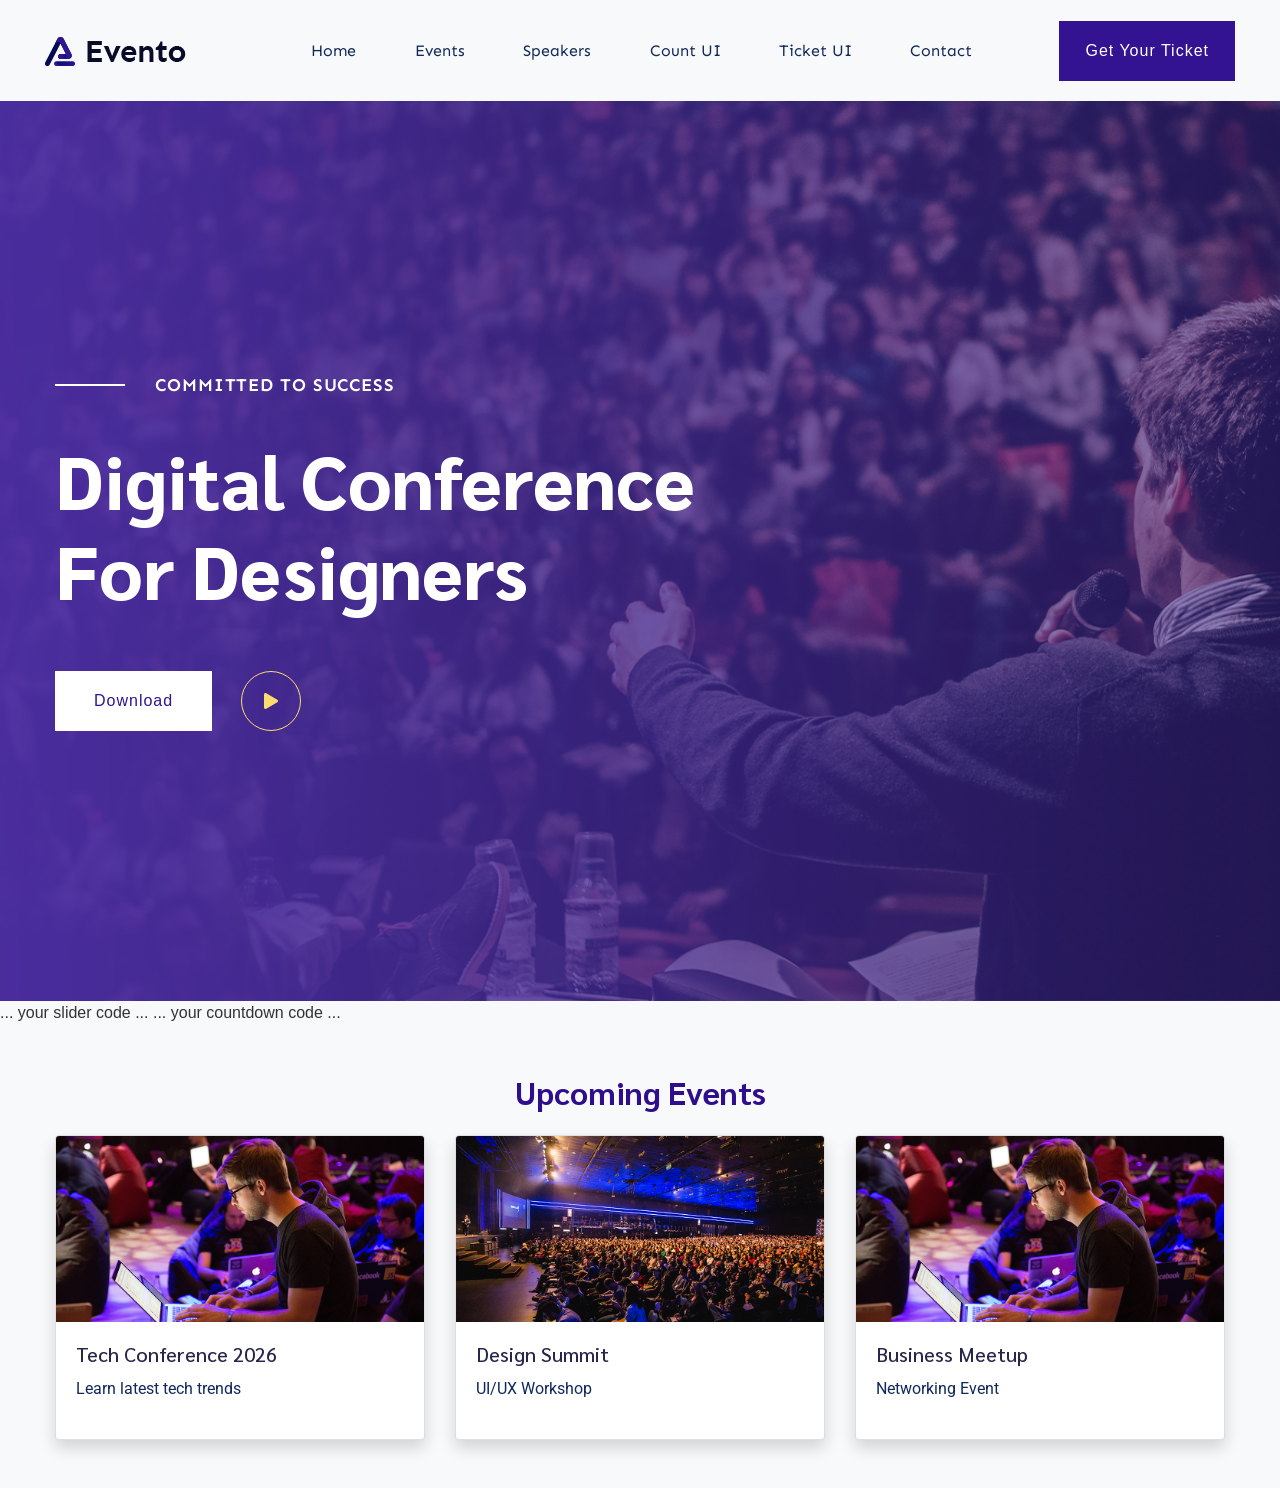
<file: countdown.html>
<!doctype html>
<html class="no-js" lang="zxx">
<head>
    <meta charset="utf-8">
    <meta http-equiv="x-ua-compatible" content="ie=edge">
    <title> Event HTML-5 Template </title>
    <meta name="description" content="">
    <meta name="viewport" content="width=device-width, initial-scale=1">

    <link rel="manifest" href="site.webmanifest">
    <link rel="shortcut icon" type="image/x-icon" href="assets/img/favicon.ico">

    <!-- CSS -->
    <link rel="stylesheet" href="assets/css/bootstrap.min.css">
    <link rel="stylesheet" href="assets/css/owl.carousel.min.css">
    <link rel="stylesheet" href="assets/css/slicknav.css">
    <link rel="stylesheet" href="assets/css/flaticon.css">
    <link rel="stylesheet" href="assets/css/gijgo.css">
    <link rel="stylesheet" href="assets/css/animate.min.css">
    <link rel="stylesheet" href="assets/css/magnific-popup.css">
    <link rel="stylesheet" href="assets/css/fontawesome-all.min.css">
    <link rel="stylesheet" href="assets/css/themify-icons.css">
    <link rel="stylesheet" href="assets/css/slick.css">
    <link rel="stylesheet" href="assets/css/nice-select.css">
    <link rel="stylesheet" href="assets/css/style.css">
</head>

<body>

<!-- PRELOADER -->
<div id="preloader-active">
    <div class="preloader d-flex align-items-center justify-content-center">
        <div class="preloader-inner position-relative">
            <div class="preloader-circle"></div>
            <div class="preloader-img pere-text">
                <img src="assets/img/logo/loder.png" alt="">
            </div>
        </div>
    </div>
</div>

<!-- HEADER -->
<header>
<div class="header-area">
    <div class="main-header header-sticky">
        <div class="container-fluid">
            <div class="row align-items-center">

                <div class="col-xl-2 col-lg-2 col-md-1">
                    <div class="logo">
                        <a href="index.html">
                            <img src="assets/img/logo/logo.png" alt="">
                        </a>
                    </div>
                </div>

                <div class="col-xl-10 col-lg-10 col-md-10">
                    <div class="menu-main d-flex align-items-center justify-content-end">

                        <div class="main-menu d-none d-lg-block">
                            <nav>
                                <ul id="navigation">
                                    <li><a href="index.html">Home</a></li>
                                    <li><a href="events.html">Events</a></li>
                                    <li><a href="#speakers">Speakers</a></li>
                                    <li><a href="countdown.html">Count UI</a></li>
                                    <li><a href="tickets.html">Ticket UI</a></li>
                                    <li><a href="contact.html">Contact</a></li>
                                </ul>
                            </nav>
                        </div>

                        <div class="header-right-btn ml-30 d-none d-lg-block">
                            <a href="tickets.html" class="btn header-btn">Get Your Ticket</a>
                        </div>

                    </div>
                </div>

            </div>
        </div>
    </div>
</div>
</header>

<!-- SLIDER -->
<div class="slider-area position-relative">
    <div class="slider-active">

        <div class="single-slider slider-height d-flex align-items-center">
            <div class="container">
                <div class="row">
                    <div class="col-xl-8">
                        <div class="hero__caption">
                            <span>Committed to success</span>
                            <h1>Digital Conference For Designers</h1>

                            <div class="slider-btns">
                                <a href="#" class="btn hero-btn">Download</a>
                                <a class="popup-video video-btn" href="https://www.youtube.com/watch?v=up68UAfH0d0">
                                    <i class="fas fa-play"></i>
                                </a>
                            </div>

                        </div>
                    </div>
                </div>
            </div>
        </div>

    </div>
</div>

<!-- EVENTS -->
<main>

    <!-- SLIDER -->
    ... your slider code ...

    <!-- COUNTDOWN -->
    ... your countdown code ...

    <!-- 👇 UPCOMING EVENTS HERE -->
    <div class="container py-5">
        <h2 class="text-center mb-4">Upcoming Events</h2>

        <div class="row g-4">

            <!-- Card 1 -->
            <div class="col-md-4">
                <div class="card shadow">
                    <img src="assets/img/gallery/gallery3.png" class="card-img-top">
                    <div class="card-body">
                        <h5>Tech Conference 2026</h5>
                        <p>Learn latest tech trends</p>
                    </div>
                </div>
            </div>

            <!-- Card 2 -->
            <div class="col-md-4">
                <div class="card shadow">
                    <img src="assets/img/gallery/gallery4.png" class="card-img-top">
                    <div class="card-body">
                        <h5>Design Summit</h5>
                        <p>UI/UX Workshop</p>
                    </div>
                </div>
            </div>

            <!-- Card 3 -->
            <div class="col-md-4">
                <div class="card shadow">
                    <img src="assets/img/gallery/gallery3.png" class="card-img-top">
                    <div class="card-body">
                        <h5>Business Meetup</h5>
                        <p>Networking Event</p>
                    </div>
                </div>
            </div>

        </div>
    </div>

</main>


<!-- JS FILES (IMPORTANT FIX FOR NAVBAR) -->
<script src="assets/js/vendor/jquery-1.12.4.min.js"></script>
<script src="assets/js/bootstrap.min.js"></script>
<script src="assets/js/jquery.slicknav.min.js"></script>
<script src="assets/js/owl.carousel.min.js"></script>
<script src="assets/js/main.js"></script>

</body>
</html>
</file>
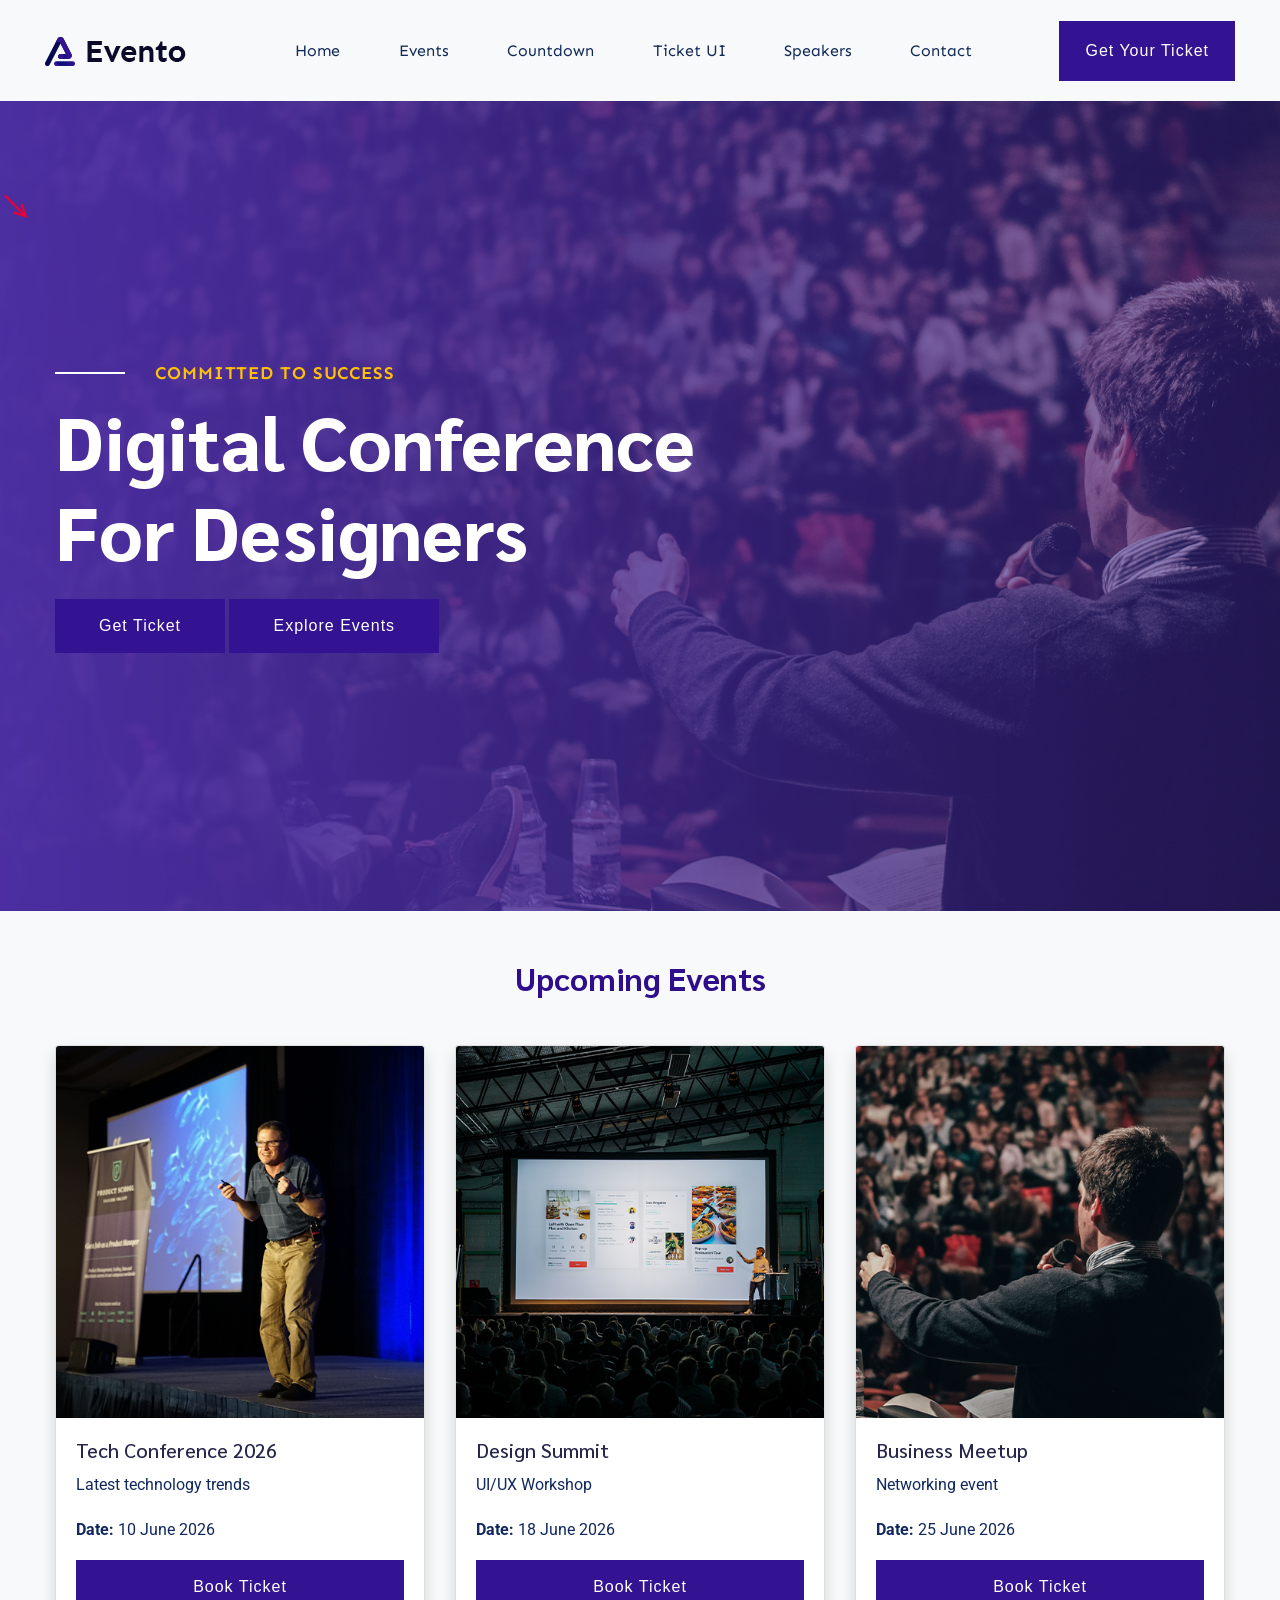
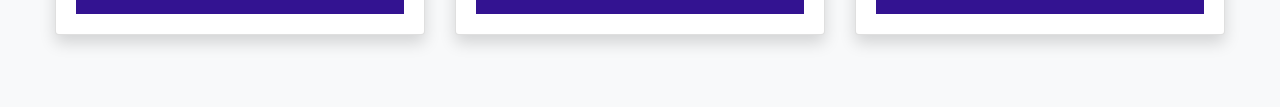
<file: eventlisting.html>
<!doctype html>
<html class="no-js" lang="zxx">
<head>
    <meta charset="utf-8">
    <meta http-equiv="x-ua-compatible" content="ie=edge">
    <title>Event Management</title>
    <meta name="viewport" content="width=device-width, initial-scale=1">

    <!-- CSS -->
    <link rel="stylesheet" href="assets/css/bootstrap.min.css">
    <link rel="stylesheet" href="assets/css/owl.carousel.min.css">
    <link rel="stylesheet" href="assets/css/slicknav.css">
    <link rel="stylesheet" href="assets/css/animate.min.css">
    <link rel="stylesheet" href="assets/css/magnific-popup.css">
    <link rel="stylesheet" href="assets/css/fontawesome-all.min.css">
    <link rel="stylesheet" href="assets/css/slick.css">
    <link rel="stylesheet" href="assets/css/nice-select.css">
    <link rel="stylesheet" href="assets/css/style.css">
</head>

<body>

<!-- PRELOADER -->
<div id="preloader-active">
    <div class="preloader d-flex align-items-center justify-content-center">
        <img src="assets/img/logo/loder.png" alt="">
    </div>
</div>

<!-- HEADER -->
<header>
<div class="header-area">
    <div class="main-header header-sticky">
        <div class="container-fluid">
            <div class="row align-items-center">

                <div class="col-xl-2 col-lg-2 col-md-1">
                    <div class="logo">
                        <a href="index.html">
                            <img src="assets/img/logo/logo.png" alt="">
                        </a>
                    </div>
                </div>

                <div class="col-xl-10 col-lg-10 col-md-10">
                    <div class="menu-main d-flex justify-content-end align-items-center">

                        <div class="main-menu d-none d-lg-block">
                            <nav>
                                <ul id="navigation">

                                    <li><a href="index.html">Home</a></li>
                                    <li><a href="eventlisting.html">Events</a></li>
                                    <li><a href="countdown.html">Countdown</a></li>
                                    <li><a href="ticketbooking.html">Ticket UI</a></li>
                                    <li><a href="#speakers">Speakers</a></li>
                                    <li><a href="contact.html">Contact</a></li>

                                </ul>
                            </nav>
                        </div>

                        <div class="header-right-btn ml-30 d-none d-lg-block">
                            <a href="ticketbooking.html" class="btn header-btn">
                                Get Your Ticket
                            </a>
                        </div>

                    </div>
                </div>

            </div>
        </div>
    </div>
</div>
</header>

<!-- HERO SLIDER (ORIGINAL STYLE RESTORED) -->
<div class="slider-area">

    <div class="single-slider slider-height d-flex align-items-center"
         style="background-image:url('assets/img/hero/h1_hero.png');
                background-size:cover;
                background-position:center;
                height:90vh;">

        <div class="container">
            <div class="row">

                <div class="col-xl-8 col-lg-8 col-md-10">

                    <div class="hero__caption">

                        <span class="text-warning d-block mb-2">
                            Committed to success
                        </span>

                        <h1 class="mb-4 text-white">
                            Digital Conference For Designers
                        </h1>

                        <div class="hero-btns">

                            <a href="ticketbooking.html" class="btn btn-primary me-3">
                                Get Ticket
                            </a>

                            <a href="eventlisting.html" class="btn btn-outline-light">
                                Explore Events
                            </a>

                        </div>

                    </div>

                </div>

            </div>
        </div>

    </div>

</div>

<!-- UPCOMING EVENTS -->
<section class="py-5">
    <div class="container">

        <h2 class="text-center mb-5">Upcoming Events</h2>

        <div class="row">

            <div class="col-md-4 mb-4">
                <div class="card shadow">
                    <img src="assets/img/gallery/gallery1.png" class="card-img-top">
                    <div class="card-body">
                        <h5>Tech Conference 2026</h5>
                        <p>Latest technology trends</p>
                        <p><strong>Date:</strong> 10 June 2026</p>
                        <a href="ticketbooking.html" class="btn btn-primary w-100">Book Ticket</a>
                    </div>
                </div>
            </div>

            <div class="col-md-4 mb-4">
                <div class="card shadow">
                    <img src="assets/img/gallery/gallery2.png" class="card-img-top">
                    <div class="card-body">
                        <h5>Design Summit</h5>
                        <p>UI/UX Workshop</p>
                        <p><strong>Date:</strong> 18 June 2026</p>
                        <a href="ticketbooking.html" class="btn btn-primary w-100">Book Ticket</a>
                    </div>
                </div>
            </div>

            <div class="col-md-4 mb-4">
                <div class="card shadow">
                    <img src="assets/img/gallery/gallery5.png" class="card-img-top">
                    <div class="card-body">
                        <h5>Business Meetup</h5>
                        <p>Networking event</p>
                        <p><strong>Date:</strong> 25 June 2026</p>
                        <a href="ticketbooking.html" class="btn btn-primary w-100">Book Ticket</a>
                    </div>
                </div>
            </div>

        </div>
    </div>
</section>

<!-- JS -->
<script src="assets/js/vendor/jquery-1.12.4.min.js"></script>
<script src="assets/js/bootstrap.min.js"></script>
<script src="assets/js/jquery.slicknav.min.js"></script>
<script src="assets/js/owl.carousel.min.js"></script>
<script src="assets/js/wow.min.js"></script>
<script src="assets/js/jquery.magnific-popup.js"></script>
<script src="assets/js/jquery.nice-select.min.js"></script>
<script src="assets/js/plugins.js"></script>
<script src="assets/js/main.js"></script>

</body>
</html>
</file>
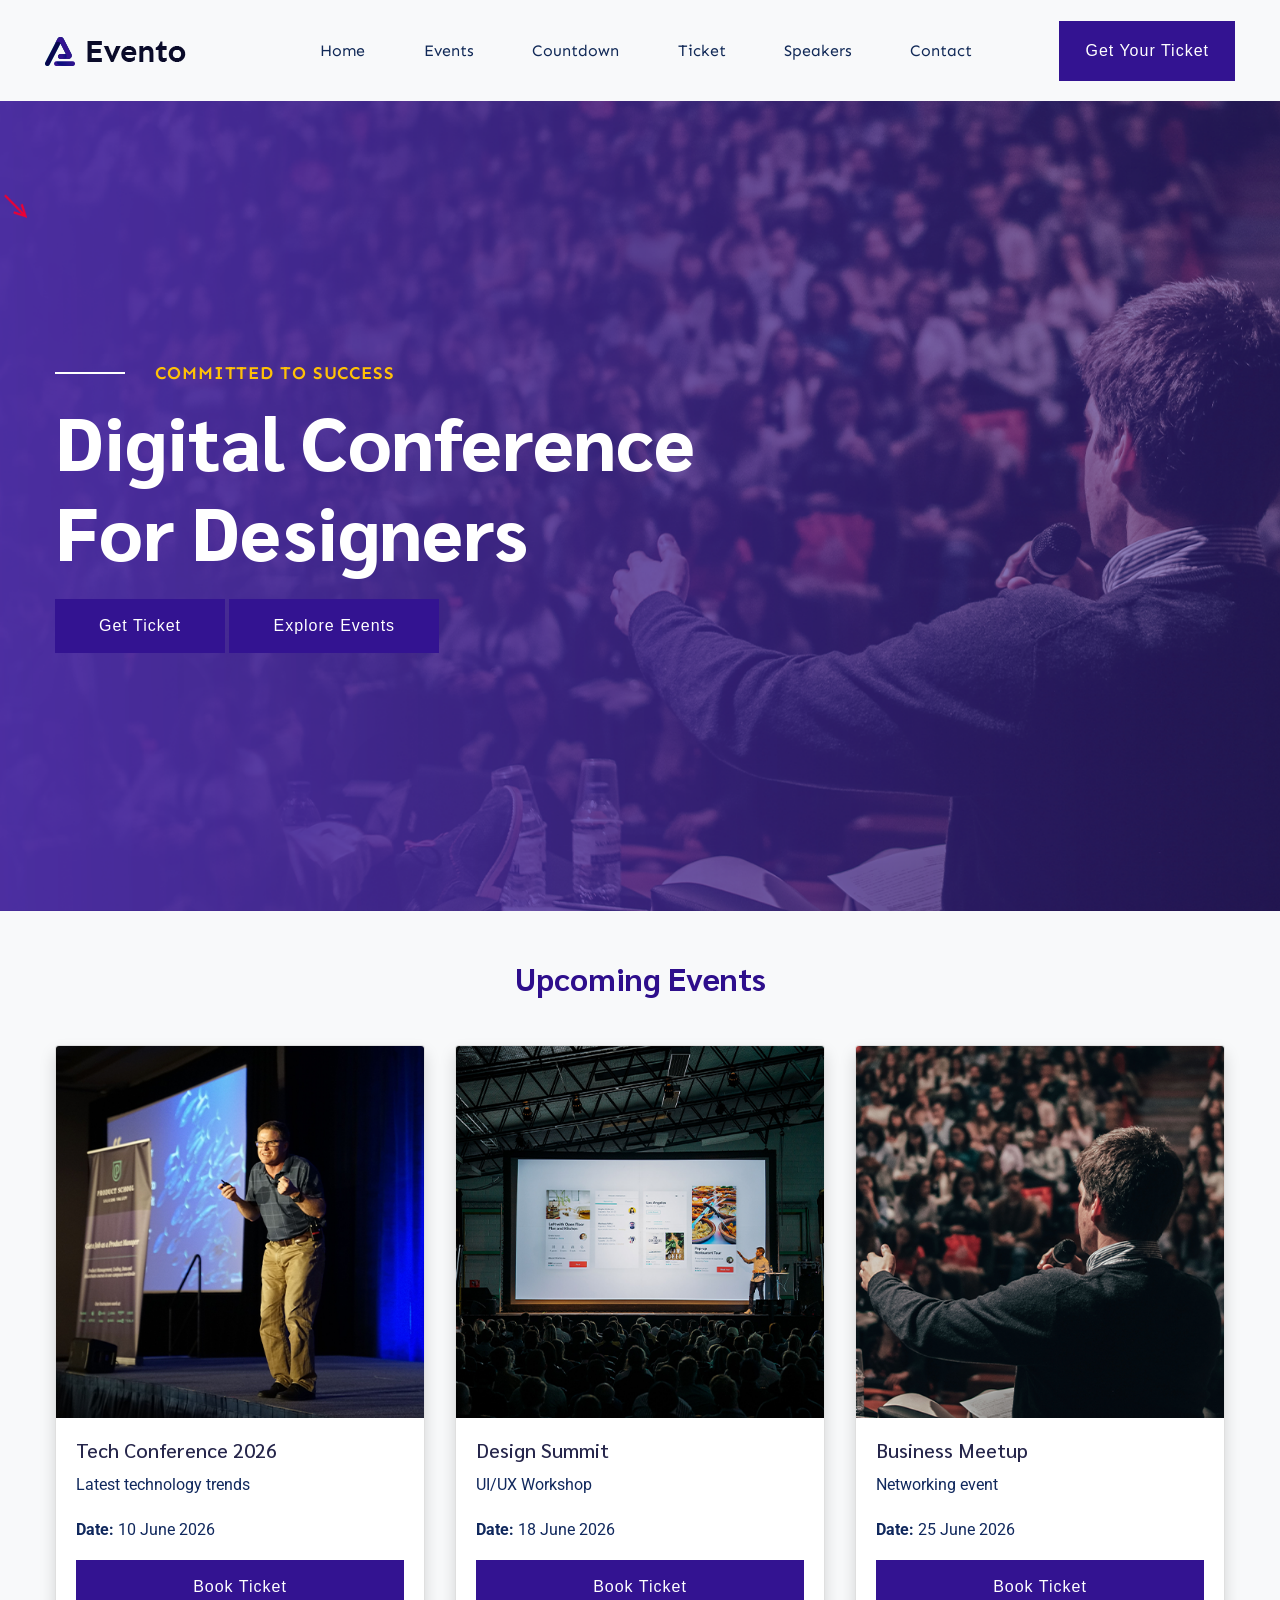
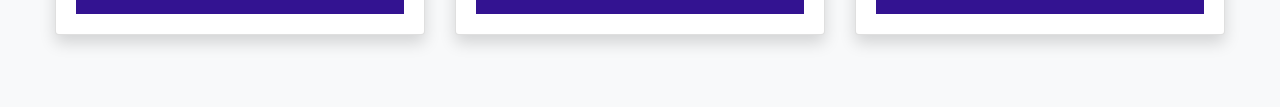
<file: events.html>
<!doctype html>
<html class="no-js" lang="zxx">
<head>
    <meta charset="utf-8">
    <meta http-equiv="x-ua-compatible" content="ie=edge">
    <title>Event Management</title>
    <meta name="viewport" content="width=device-width, initial-scale=1">

    <!-- CSS -->
    <link rel="stylesheet" href="assets/css/bootstrap.min.css">
    <link rel="stylesheet" href="assets/css/owl.carousel.min.css">
    <link rel="stylesheet" href="assets/css/slicknav.css">
    <link rel="stylesheet" href="assets/css/animate.min.css">
    <link rel="stylesheet" href="assets/css/magnific-popup.css">
    <link rel="stylesheet" href="assets/css/fontawesome-all.min.css">
    <link rel="stylesheet" href="assets/css/slick.css">
    <link rel="stylesheet" href="assets/css/nice-select.css">
    <link rel="stylesheet" href="assets/css/style.css">
</head>

<body>

<!-- PRELOADER -->
<div id="preloader-active">
    <div class="preloader d-flex align-items-center justify-content-center">
        <img src="assets/img/logo/loder.png" alt="">
    </div>
</div>

<!-- HEADER -->
<header>
<div class="header-area">
    <div class="main-header header-sticky">
        <div class="container-fluid">
            <div class="row align-items-center">

                <div class="col-xl-2 col-lg-2 col-md-1">
                    <div class="logo">
                        <a href="index.html">
                            <img src="assets/img/logo/logo.png" alt="">
                        </a>
                    </div>
                </div>

                <div class="col-xl-10 col-lg-10 col-md-10">
                    <div class="menu-main d-flex justify-content-end align-items-center">

                        <div class="main-menu d-none d-lg-block">
                            <nav>
                                <ul id="navigation">

                                    <li><a href="index.html">Home</a></li>
                                    <li><a href="events.html">Events</a></li>
                                    <li><a href="countdown.html">Countdown</a></li>
                                    <li><a href="tickets.html">Ticket</a></li>
                                    <li><a href="#speakers">Speakers</a></li>
                                    <li><a href="contact.html">Contact</a></li>

                                </ul>
                            </nav>
                        </div>

                        <div class="header-right-btn ml-30 d-none d-lg-block">
                            <a href="tickets.html" class="btn header-btn">
                                Get Your Ticket
                            </a>
                        </div>

                    </div>
                </div>

            </div>
        </div>
    </div>
</div>
</header>

<!-- HERO SLIDER (ORIGINAL STYLE RESTORED) -->
<div class="slider-area">

    <div class="single-slider slider-height d-flex align-items-center"
         style="background-image:url('assets/img/hero/h1_hero.png');
                background-size:cover;
                background-position:center;
                height:90vh;">

        <div class="container">
            <div class="row">

                <div class="col-xl-8 col-lg-8 col-md-10">

                    <div class="hero__caption">

                        <span class="text-warning d-block mb-2">
                            Committed to success
                        </span>

                        <h1 class="mb-4 text-white">
                            Digital Conference For Designers
                        </h1>

                        <div class="hero-btns">

                            <a href="tickets.html" class="btn btn-primary me-3">
                                Get Ticket
                            </a>

                            <a href="events.html" class="btn btn-outline-light">
                                Explore Events
                            </a>

                        </div>

                    </div>

                </div>

            </div>
        </div>

    </div>

</div>

<!-- UPCOMING EVENTS -->
<section class="py-5">
    <div class="container">

        <h2 class="text-center mb-5">Upcoming Events</h2>

        <div class="row">

            <div class="col-md-4 mb-4">
                <div class="card shadow">
                    <img src="assets/img/gallery/gallery1.png" class="card-img-top">
                    <div class="card-body">
                        <h5>Tech Conference 2026</h5>
                        <p>Latest technology trends</p>
                        <p><strong>Date:</strong> 10 June 2026</p>
                        <a href="tickets.html" class="btn btn-primary w-100">Book Ticket</a>
                    </div>
                </div>
            </div>

            <div class="col-md-4 mb-4">
                <div class="card shadow">
                    <img src="assets/img/gallery/gallery2.png" class="card-img-top">
                    <div class="card-body">
                        <h5>Design Summit</h5>
                        <p>UI/UX Workshop</p>
                        <p><strong>Date:</strong> 18 June 2026</p>
                        <a href="tickets.html" class="btn btn-primary w-100">Book Ticket</a>
                    </div>
                </div>
            </div>

            <div class="col-md-4 mb-4">
                <div class="card shadow">
                    <img src="assets/img/gallery/gallery5.png" class="card-img-top">
                    <div class="card-body">
                        <h5>Business Meetup</h5>
                        <p>Networking event</p>
                        <p><strong>Date:</strong> 25 June 2026</p>
                        <a href="tickets.html" class="btn btn-primary w-100">Book Ticket</a>
                    </div>
                </div>
            </div>

        </div>
    </div>
</section>

<!-- JS -->
<script src="assets/js/vendor/jquery-1.12.4.min.js"></script>
<script src="assets/js/bootstrap.min.js"></script>
<script src="assets/js/jquery.slicknav.min.js"></script>
<script src="assets/js/owl.carousel.min.js"></script>
<script src="assets/js/wow.min.js"></script>
<script src="assets/js/jquery.magnific-popup.js"></script>
<script src="assets/js/jquery.nice-select.min.js"></script>
<script src="assets/js/plugins.js"></script>
<script src="assets/js/main.js"></script>

</body>
</html>
</file>
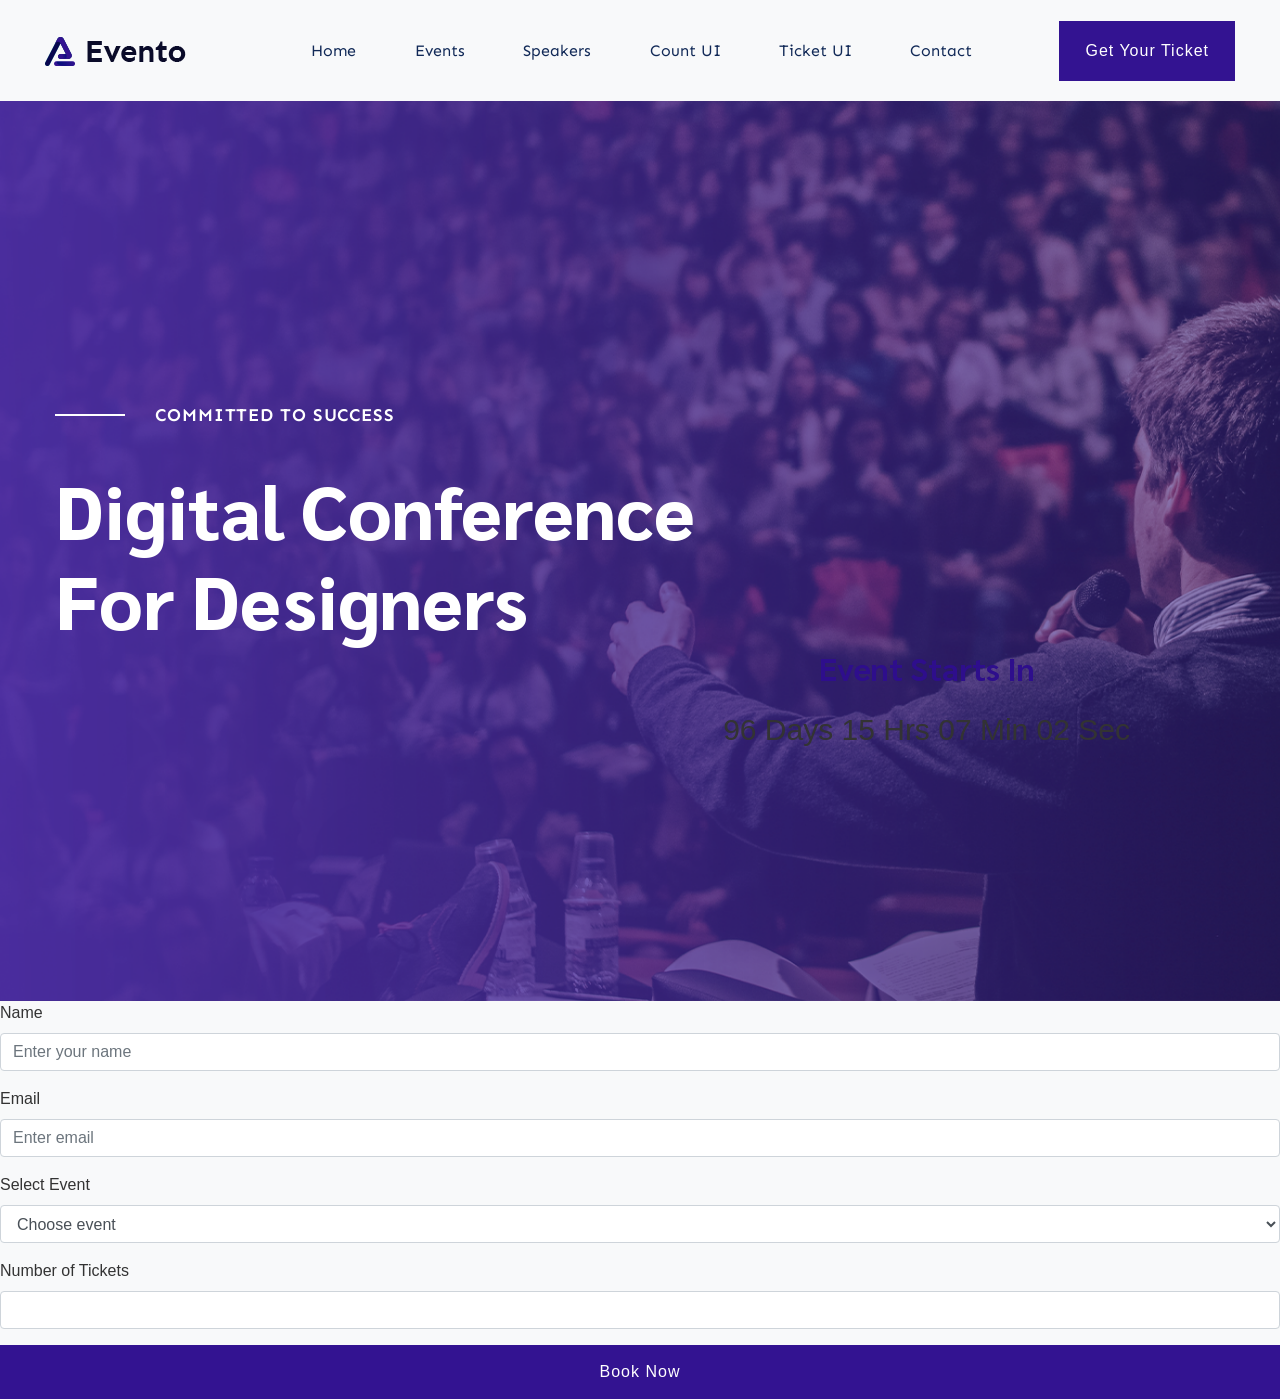
<file: ticketbooking.html>
<!doctype html>
<html class="no-js" lang="zxx">
<head>
    <meta charset="utf-8">
    <meta http-equiv="x-ua-compatible" content="ie=edge">
    <title>Event HTML-5 Template</title>

    <meta name="viewport" content="width=device-width, initial-scale=1">

    <link rel="manifest" href="site.webmanifest">
    <link rel="shortcut icon" href="assets/img/favicon.ico">

    <!-- CSS -->
    <link rel="stylesheet" href="assets/css/bootstrap.min.css">
    <link rel="stylesheet" href="assets/css/owl.carousel.min.css">
    <link rel="stylesheet" href="assets/css/slicknav.css">
    <link rel="stylesheet" href="assets/css/flaticon.css">
    <link rel="stylesheet" href="assets/css/gijgo.css">
    <link rel="stylesheet" href="assets/css/animate.min.css">
    <link rel="stylesheet" href="assets/css/magnific-popup.css">
    <link rel="stylesheet" href="assets/css/fontawesome-all.min.css">
    <link rel="stylesheet" href="assets/css/themify-icons.css">
    <link rel="stylesheet" href="assets/css/slick.css">
    <link rel="stylesheet" href="assets/css/nice-select.css">
    <link rel="stylesheet" href="assets/css/style.css">
</head>

<body>

<!-- PRELOADER -->
<div id="preloader-active">
    <div class="preloader d-flex align-items-center justify-content-center">
        <div class="preloader-inner">
            <div class="preloader-circle"></div>
            <div class="preloader-img">
                <img src="assets/img/logo/loder.png" alt="">
            </div>
        </div>
    </div>
</div>

<!-- HEADER -->
<header>
<div class="header-area">
    <div class="main-header header-sticky">
        <div class="container-fluid">
            <div class="row align-items-center">

                <div class="col-xl-2 col-lg-2 col-md-1">
                    <div class="logo">
                        <a href="index.html">
                            <img src="assets/img/logo/logo.png" alt="">
                        </a>
                    </div>
                </div>

                <div class="col-xl-10 col-lg-10 col-md-10">
                    <div class="menu-main d-flex justify-content-end align-items-center">

                        <div class="main-menu d-none d-lg-block">
                            <nav>
                                <ul id="navigation">
                                    <li><a href="index.html">Home</a></li>
                                    <li><a href="eventlisting.html">Events</a></li>
                                    <li><a href="#speakers">Speakers</a></li>
                                    <li><a href="countdown.html">Count UI</a></li>
                                    <li><a href="ticketbooking.html">Ticket UI</a></li>
                                    <li><a href="contact.html">Contact</a></li>
                                </ul>
                            </nav>
                        </div>

                        <div class="header-right-btn ml-30 d-none d-lg-block">
                            <a href="ticketbooking.html" class="btn header-btn">Get Your Ticket</a>
                        </div>

                    </div>
                </div>

            </div>
        </div>
    </div>
</div>
</header>

<!-- HERO -->
<div class="slider-area position-relative">
    <div class="single-slider slider-height d-flex align-items-center">
        <div class="container">
            <div class="row">
                <div class="col-xl-8">
                    <div class="hero__caption">
                        <span>Committed to success</span>
                        <h1>Digital Conference For Designers</h1>
                    </div>
                </div>
            </div>
        </div>
    </div>
</div>

<!-- COUNTDOWN -->
<div class="counter-section text-center py-5">
    <h2>Event Starts In</h2>

    <div id="countdown" style="font-size:30px; margin-top:20px;">
        96 Days 15 Hrs 07 Min 02 Sec
    </div>
</div>

<!-- BOOKING FORM -->
<form id="ticketForm">

    <div class="mb-3">
        <label>Name</label>
        <input type="text" id="name" class="form-control" placeholder="Enter your name" required>
    </div>

    <div class="mb-3">
        <label>Email</label>
        <input type="email" id="email" class="form-control" placeholder="Enter email" required>
    </div>

    <div class="mb-3">
        <label>Select Event</label>
        <select id="event" class="form-control" required>
            <option value="">Choose event</option>
            <option>Tech Conference</option>
            <option>Design Summit</option>
            <option>Business Meetup</option>
        </select>
    </div>

    <div class="mb-3">
        <label>Number of Tickets</label>
        <input type="number" id="tickets" class="form-control" min="1" max="10" required>
    </div>

    <button type="submit" class="btn btn-success w-100">
        Book Now
    </button>

</form>

<!-- Success Message -->
<div id="successMsg" class="alert alert-success mt-3 d-none">
    🎉 Booking Successful! We will contact you soon.
</div>

<!-- JS -->
<script src="assets/js/vendor/jquery-1.12.4.min.js"></script>
<script src="assets/js/bootstrap.min.js"></script>
<script src="assets/js/jquery.slicknav.min.js"></script>
<script src="assets/js/owl.carousel.min.js"></script>
<script src="assets/js/main.js"></script>
<script>
document.getElementById("ticketForm").addEventListener("submit", function(e) {
    e.preventDefault(); // stop page reload

    // Get values
    let name = document.getElementById("name").value;
    let email = document.getElementById("email").value;
    let event = document.getElementById("event").value;
    let tickets = document.getElementById("tickets").value;

    // Basic validation alert
    if(name === "" || email === "" || event === "" || tickets === "") {
        alert("⚠ Please fill all fields!");
        return;
    }

    // Success message
    document.getElementById("successMsg").classList.remove("d-none");

    // Popup alert
    alert("🎉 Booking Successful for " + event);

    // Reset form
    document.getElementById("ticketForm").reset();
});
</script>
</body>
</html>
</file>
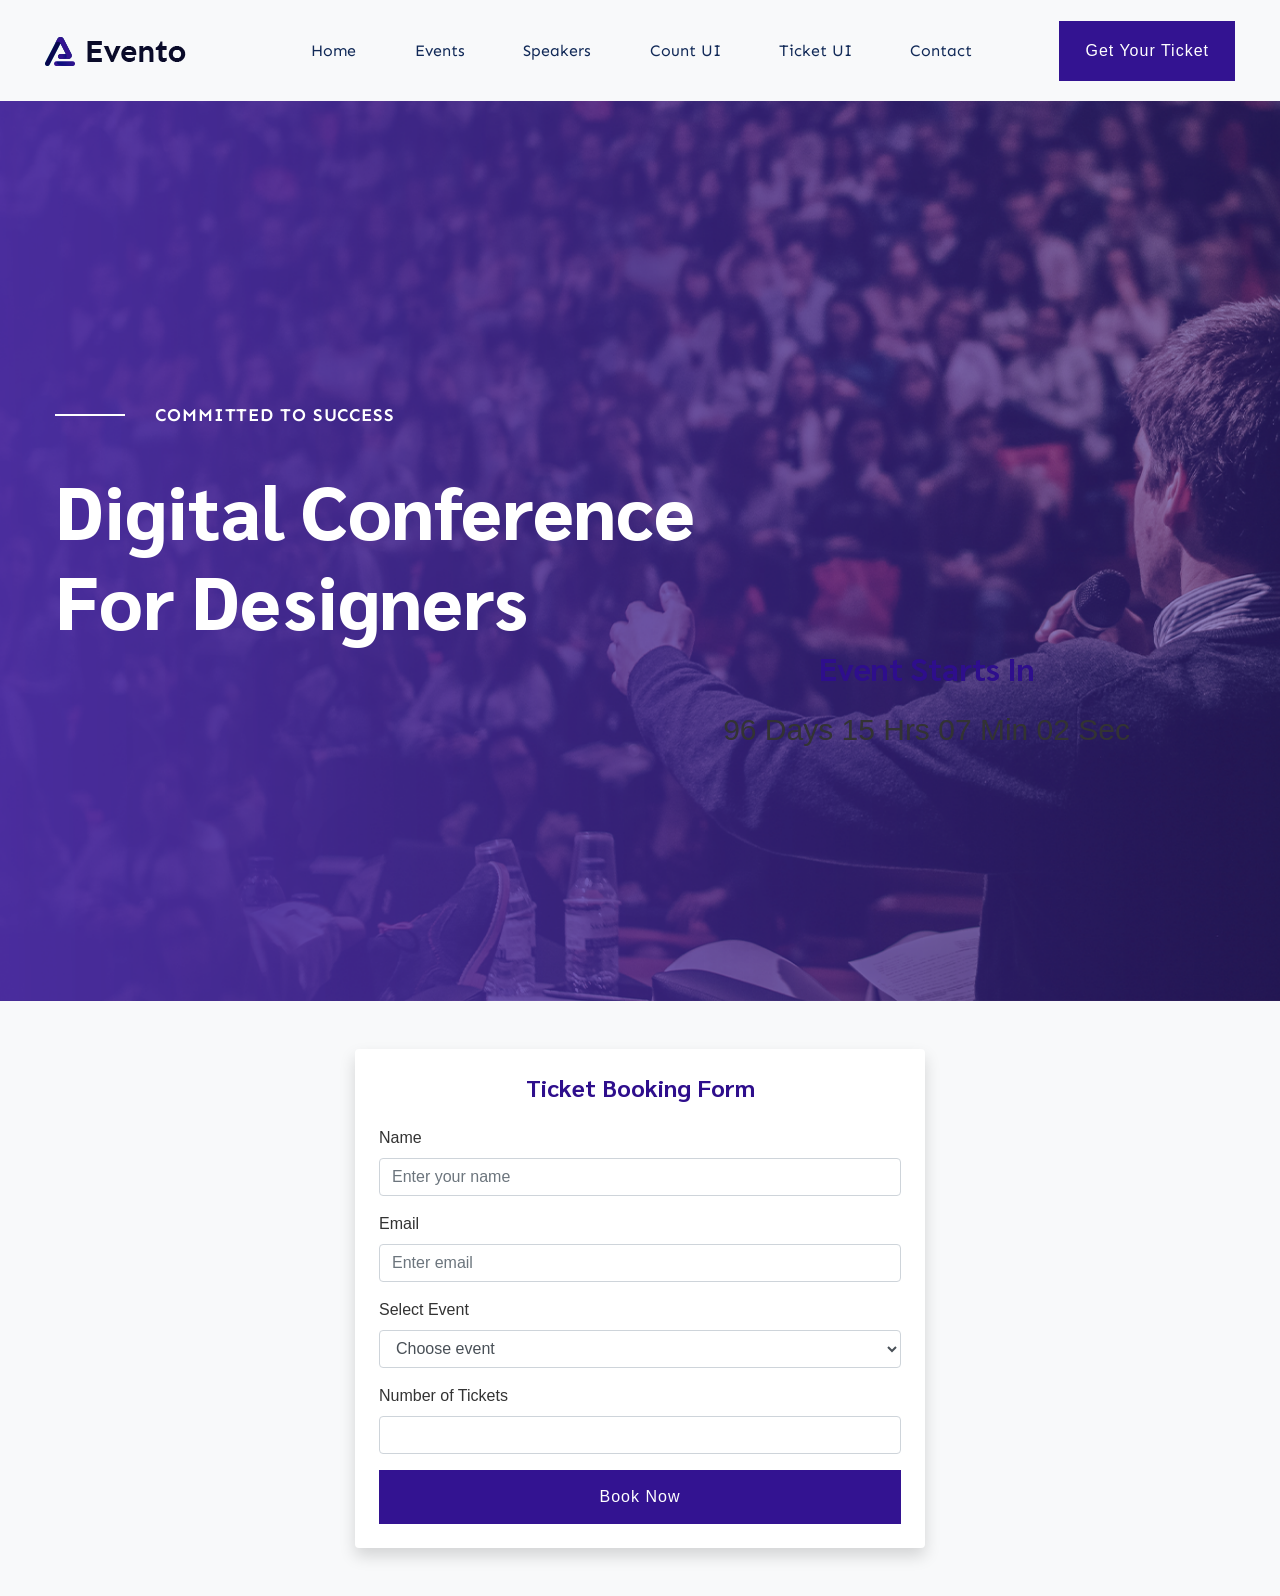
<file: tickets.html>
<!doctype html>
<html class="no-js" lang="zxx">
<head>
    <meta charset="utf-8">
    <meta http-equiv="x-ua-compatible" content="ie=edge">
    <title>Event HTML-5 Template</title>

    <meta name="viewport" content="width=device-width, initial-scale=1">

    <link rel="manifest" href="site.webmanifest">
    <link rel="shortcut icon" href="assets/img/favicon.ico">

    <!-- CSS -->
    <link rel="stylesheet" href="assets/css/bootstrap.min.css">
    <link rel="stylesheet" href="assets/css/owl.carousel.min.css">
    <link rel="stylesheet" href="assets/css/slicknav.css">
    <link rel="stylesheet" href="assets/css/flaticon.css">
    <link rel="stylesheet" href="assets/css/gijgo.css">
    <link rel="stylesheet" href="assets/css/animate.min.css">
    <link rel="stylesheet" href="assets/css/magnific-popup.css">
    <link rel="stylesheet" href="assets/css/fontawesome-all.min.css">
    <link rel="stylesheet" href="assets/css/themify-icons.css">
    <link rel="stylesheet" href="assets/css/slick.css">
    <link rel="stylesheet" href="assets/css/nice-select.css">
    <link rel="stylesheet" href="assets/css/style.css">
</head>

<body>

<!-- PRELOADER -->
<div id="preloader-active">
    <div class="preloader d-flex align-items-center justify-content-center">
        <div class="preloader-inner">
            <div class="preloader-circle"></div>
            <div class="preloader-img">
                <img src="assets/img/logo/loder.png" alt="">
            </div>
        </div>
    </div>
</div>

<!-- HEADER -->
<header>
<div class="header-area">
    <div class="main-header header-sticky">
        <div class="container-fluid">
            <div class="row align-items-center">

                <div class="col-xl-2 col-lg-2 col-md-1">
                    <div class="logo">
                        <a href="index.html">
                            <img src="assets/img/logo/logo.png" alt="">
                        </a>
                    </div>
                </div>

                <div class="col-xl-10 col-lg-10 col-md-10">
                    <div class="menu-main d-flex justify-content-end align-items-center">

                        <div class="main-menu d-none d-lg-block">
                            <nav>
                                <ul id="navigation">
                                    <li><a href="index.html">Home</a></li>
                                    <li><a href="events.html">Events</a></li>
                                    <li><a href="#speakers">Speakers</a></li>
                                    <li><a href="countdown.html">Count UI</a></li>
                                    <li><a href="tickets.html">Ticket UI</a></li>
                                    <li><a href="contact.html">Contact</a></li>
                                </ul>
                            </nav>
                        </div>

                        <div class="header-right-btn ml-30 d-none d-lg-block">
                            <a href="tickets.html" class="btn header-btn">Get Your Ticket</a>
                        </div>

                    </div>
                </div>

            </div>
        </div>
    </div>
</div>
</header>

<!-- HERO -->
<div class="slider-area position-relative">
    <div class="single-slider slider-height d-flex align-items-center">
        <div class="container">
            <div class="row">
                <div class="col-xl-8">
                    <div class="hero__caption">
                        <span>Committed to success</span>
                        <h1>Digital Conference For Designers</h1>
                    </div>
                </div>
            </div>
        </div>
    </div>
</div>

<!-- COUNTDOWN -->
<div class="counter-section text-center py-5">
    <h2>Event Starts In</h2>

    <div id="countdown" style="font-size:30px; margin-top:20px;">
        96 Days 15 Hrs 07 Min 02 Sec
    </div>
</div>

<!-- BOOKING FORM -->
<!-- BOOKING FORM -->
<section class="py-5">
    <div class="container">

        <div class="row justify-content-center">

            <div class="col-lg-6 col-md-8">

                <form id="ticketForm" class="p-4 shadow rounded bg-white">

                    <h4 class="mb-4 text-center">Ticket Booking Form</h4>

                    <div class="mb-3">
                        <label>Name</label>
                        <input type="text" id="name" class="form-control" placeholder="Enter your name" required>
                    </div>

                    <div class="mb-3">
                        <label>Email</label>
                        <input type="email" id="email" class="form-control" placeholder="Enter email" required>
                    </div>

                    <div class="mb-3">
                        <label>Select Event</label>
                        <select id="event" class="form-control" required>
                            <option value="">Choose event</option>
                            <option>Tech Conference</option>
                            <option>Design Summit</option>
                            <option>Business Meetup</option>
                        </select>
                    </div>

                    <div class="mb-3">
                        <label>Number of Tickets</label>
                        <input type="number" id="tickets" class="form-control" min="1" max="10" required>
                    </div>

                    <button type="submit" class="btn btn-success w-100">
                        Book Now
                    </button>

                </form>

                <!-- Success Message -->
                <div id="successMsg" class="alert alert-success mt-3 d-none text-center">
                    🎉 Booking Successful! We will contact you soon.
                </div>

            </div>

        </div>

    </div>
</section>

<!-- Success Message -->
<div id="successMsg" class="alert alert-success mt-3 d-none">
    🎉 Booking Successful! We will contact you soon.
</div>

<!-- JS -->
<script src="assets/js/vendor/jquery-1.12.4.min.js"></script>
<script src="assets/js/bootstrap.min.js"></script>
<script src="assets/js/jquery.slicknav.min.js"></script>
<script src="assets/js/owl.carousel.min.js"></script>
<script src="assets/js/main.js"></script>
<script>
document.getElementById("ticketForm").addEventListener("submit", function(e) {
    e.preventDefault(); // stop page reload

    // Get values
    let name = document.getElementById("name").value;
    let email = document.getElementById("email").value;
    let event = document.getElementById("event").value;
    let tickets = document.getElementById("tickets").value;

    // Basic validation alert
    if(name === "" || email === "" || event === "" || tickets === "") {
        alert("⚠ Please fill all fields!");
        return;
    }

    // Success message
    document.getElementById("successMsg").classList.remove("d-none");

    // Popup alert
    alert("🎉 Booking Successful for " + event);

    // Reset form
    document.getElementById("ticketForm").reset();
});
</script>
</body>
</html>
</file>
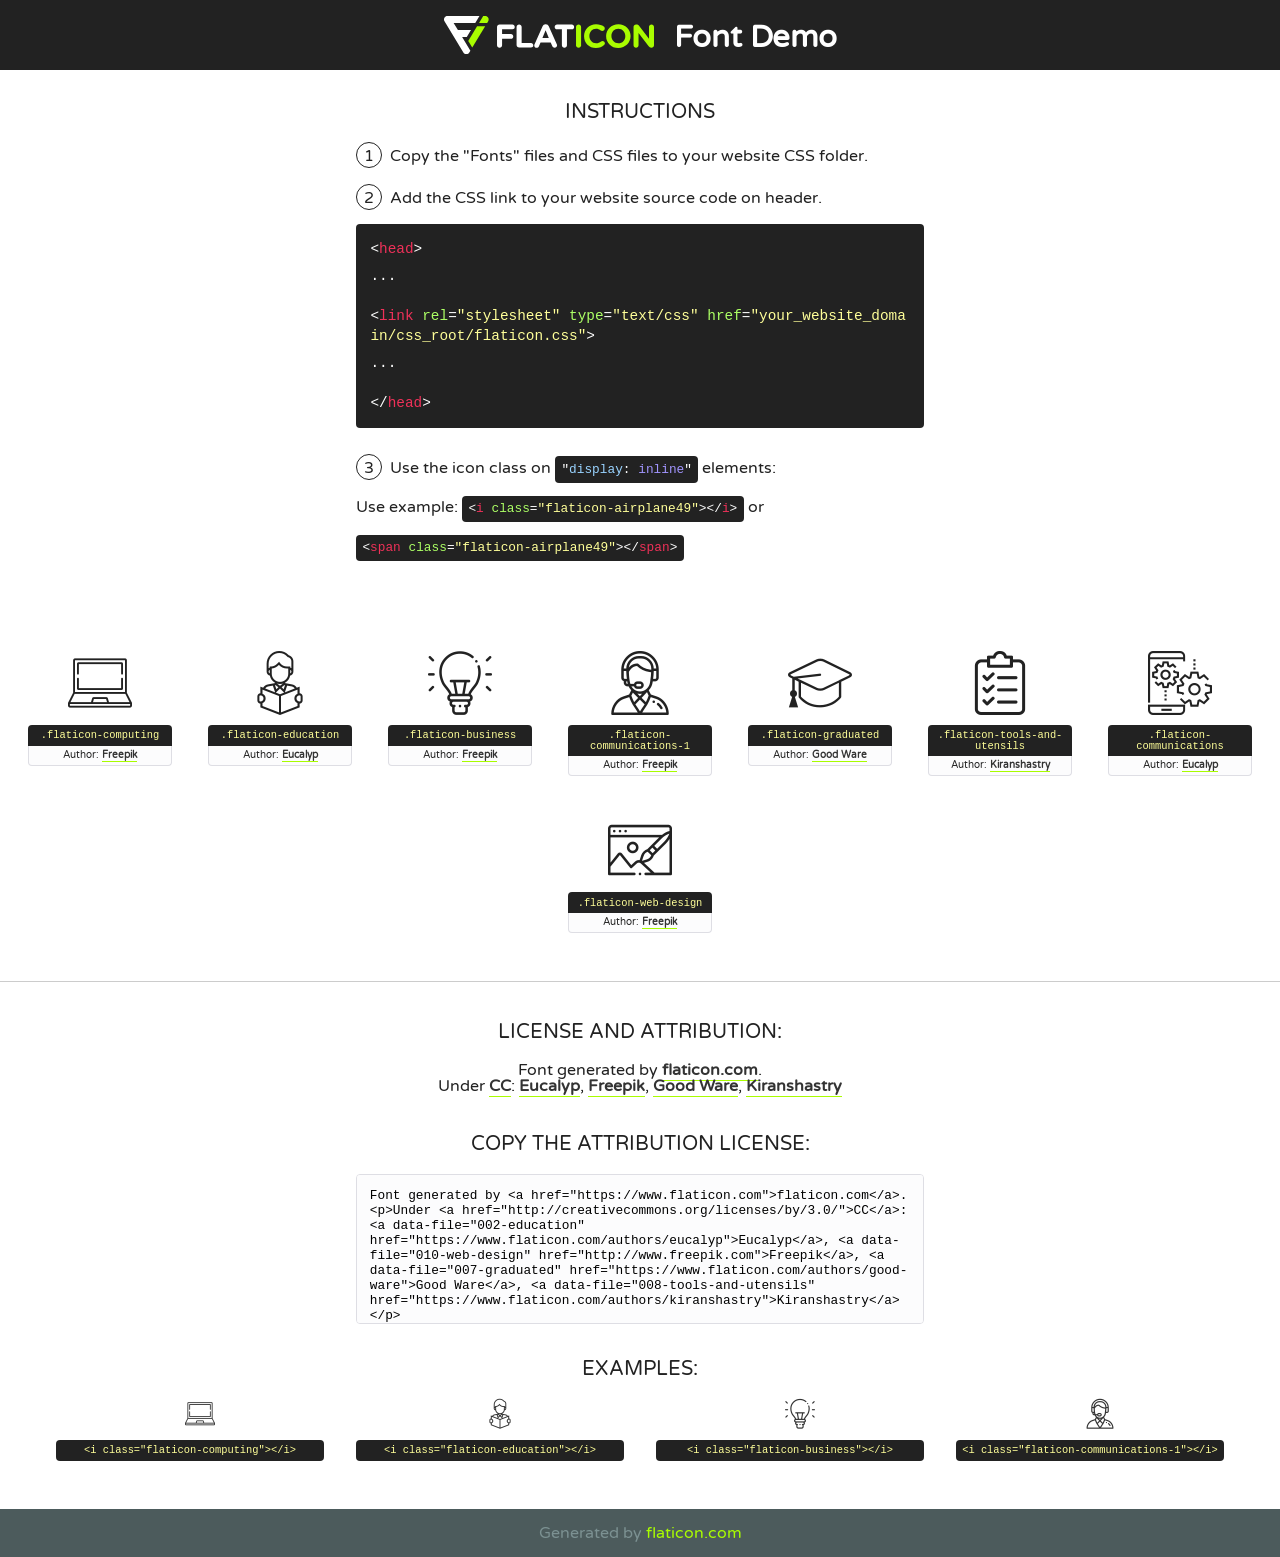
<file: assets/fonts/flaticon.html>
<!DOCTYPE html>
<!--
  Flaticon icon font: Flaticon
  Creation date: 05/05/2020 06:05
-->
<html>
<!DOCTYPE html>
<html>

<head>
    <title>Flaticon WebFont</title>
    <link href="http://fonts.googleapis.com/css?family=Varela+Round" rel="stylesheet" type="text/css" />
    <link rel="stylesheet" type="text/css" href="flaticon.css">
    <meta charset="UTF-8">
    <style>
    html, body, div, span, applet, object, iframe,
    h1, h2, h3, h4, h5, h6, p, blockquote, pre,
    a, abbr, acronym, address, big, cite, code,
    del, dfn, em, img, ins, kbd, q, s, samp,
    small, strike, strong, sub, sup, tt, var,
    b, u, i, center,
    dl, dt, dd, ol, ul, li,
    fieldset, form, label, legend,
    table, caption, tbody, tfoot, thead, tr, th, td,
    article, aside, canvas, details, embed, 
    figure, figcaption, footer, header, hgroup, 
    menu, nav, output, ruby, section, summary,
    time, mark, audio, video {
        margin: 0;
        padding: 0;
        border: 0;
        font-size: 100%;
        font: inherit;
        vertical-align: baseline;
    }
    /* HTML5 display-role reset for older browsers */
    article, aside, details, figcaption, figure, 
    footer, header, hgroup, menu, nav, section {
        display: block;
    }
    body {
        line-height: 1;
    }
    ol, ul {
        list-style: none;
    }
    blockquote, q {
        quotes: none;
    }
    blockquote:before, blockquote:after,
    q:before, q:after {
        content: '';
        content: none;
    }
    table {
        border-collapse: collapse;
        border-spacing: 0;
    }
    body {
        font-family: 'Varela Round', Helvetica, Arial, sans-serif;
        font-size: 16px;
        color: #222;
    }
    a {
        color: #333;
        border-bottom: 1px solid #a9fd00;
        font-weight: bold;
        text-decoration: none;
    }
    * {
        -moz-box-sizing: border-box;
        -webkit-box-sizing: border-box;
        box-sizing: border-box;
        margin: 0;
        padding: 0;
    }
    [class^="flaticon-"]:before, [class*=" flaticon-"]:before, [class^="flaticon-"]:after, [class*=" flaticon-"]:after {
        font-family: Flaticon;
        font-size: 30px;
        font-style: normal;
        margin-left: 20px;
        color: #333;
    }
    .wrapper {
        max-width: 600px;
        margin: auto;
        padding: 0 1em;
    }
    .title {
        font-size: 1.25em;
        text-align: center;
        margin-bottom: 1em;
        text-transform: uppercase;
    }
    header {
        text-align: center;
        background-color: #222;
        color: #fff;
        padding: 1em;
    }
    header .logo {
        width: 210px;
        height: 38px;
        display: inline-block;
        vertical-align: middle;
        margin-right: 1em;
        border: none;
    }
    header strong {
        font-size: 1.95em;
        font-weight: bold;
        vertical-align: middle;
        margin-top: 5px;
        display: inline-block;
    }
    .demo {
        margin: 2em auto;
        line-height: 1.25em;
    }
    .demo ul li {
        margin-bottom: 1em;
    }
    .demo ul li .num {
        color: #222;
        border-radius: 20px;
        display: inline-block;
        width: 26px;
        padding: 3px;
        height: 26px;
        text-align: center;
        margin-right: 0.5em;
        border: 1px solid #222;
    }
    .demo ul li code {
        background-color: #222;
        border-radius: 4px;
        padding: 0.25em 0.5em;
        display: inline-block;
        color: #fff;
        font-family: Consolas,Monaco,Lucida Console,Liberation Mono,DejaVu Sans Mono,Bitstream Vera Sans Mono,Courier New, monospace;
        font-weight: lighter;
        margin-top: 1em;
        font-size: 0.8em;
        word-break: break-all;
    }
    .demo ul li code.big {
        padding: 1em;
        font-size: 0.9em;
    }
    .demo ul li code .red {
        color: #EF3159;
    }
    .demo ul li code .green {
        color: #ACFF65;
    }
    .demo ul li code .yellow {
        color: #FFFF99;
    }
    .demo ul li code .blue {
        color: #99D3FF;
    }
    .demo ul li code .purple {
        color: #A295FF;
    }
    .demo ul li code .dots {
        margin-top: 0.5em;
        display: block;
    }
    #glyphs {
        border-bottom: 1px solid #ccc;
        padding: 2em 0;
        text-align: center;
    }
    .glyph {
        display: inline-block;
        width: 9em;
        margin: 1em;
        text-align: center;
        vertical-align: top;
        background: #FFF;
    }
    .glyph .glyph-icon {
        padding: 10px;
        display: block;
        font-family:"Flaticon";
        font-size: 64px;
        line-height: 1;
    }
    .glyph .glyph-icon:before {
        font-size: 64px;
        color: #222;
        margin-left: 0;
    }
    .class-name {
        font-size: 0.65em;
        background-color: #222;
        color: #fff;
        border-radius: 4px 4px 0 0;
        padding: 0.5em;
        color: #FFFF99;
        font-family: Consolas,Monaco,Lucida Console,Liberation Mono,DejaVu Sans Mono,Bitstream Vera Sans Mono,Courier New, monospace;
    }
    .author-name {
        font-size: 0.6em;
        background-color: #fcfcfd;
        border: 1px solid #DEDEE4;
        border-top: 0;
        border-radius: 0 0 4px 4px;
        padding: 0.5em;
    }
    .class-name:last-child {
        font-size: 10px;
        color:#888;
    }
    .class-name:last-child a {
        font-size: 10px;
        color:#555;
    }
    .class-name:last-child a:hover {
        color:#a9fd00;
    }
    .glyph > input {
        display: block;
        width: 100px;
        margin: 5px auto;
        text-align: center;
        font-size: 12px;
        cursor: text;
    }
    .glyph > input.icon-input {
        font-family:"Flaticon";
        font-size: 16px;
        margin-bottom: 10px;
    }
    .attribution .title {
        margin-top: 2em;
    }
    .attribution textarea {
        background-color: #fcfcfd;
        padding: 1em;
        border: none;
        box-shadow: none;
        border: 1px solid #DEDEE4;
        border-radius: 4px;
        resize: none;
        width: 100%;
        height: 150px;
        font-size: 0.8em;
        font-family: Consolas,Monaco,Lucida Console,Liberation Mono,DejaVu Sans Mono,Bitstream Vera Sans Mono,Courier New, monospace;
        -webkit-appearance: none;
    }
    .iconsuse {
        margin: 2em auto;
        text-align: center;
        max-width: 1200px;
    }
    .iconsuse:after {
        content: '';
        display: table;
        clear: both;
    }
    .iconsuse .image {
        float: left;
        width: 25%;
        padding: 0 1em;
    }
    .iconsuse .image p {
        margin-bottom: 1em;
    }
    .iconsuse .image span {
        display: block;
        font-size: 0.65em;
        background-color: #222;
        color: #fff;
        border-radius: 4px;
        padding: 0.5em;
        color: #FFFF99;
        margin-top: 1em;
        font-family: Consolas,Monaco,Lucida Console,Liberation Mono,DejaVu Sans Mono,Bitstream Vera Sans Mono,Courier New, monospace;
    }
    #footer {
        text-align: center;
        background-color: #4C5B5C;
        color: #7c9192;
        padding: 1em;
    }
    #footer a {
        border: none;
        color: #a9fd00;
        font-weight: normal;
    }
    @media (max-width: 960px) {
        .iconsuse .image {
            width: 50%;
        }
    }
    @media (max-width: 560px) {
        .iconsuse .image {
            width: 100%;
        }
    }
    </style>
</head>

<body class="characters-off">

    <header>
        <a href="https://www.flaticon.com" target="_blank" class="logo">
            <svg version="1.1" xmlns="http://www.w3.org/2000/svg" xmlns:xlink="http://www.w3.org/1999/xlink" xmlns:a="http://ns.adobe.com/AdobeSVGViewerExtensions/3.0/" viewBox="0 0 560.875 102.036" enable-background="new 0 0 560.875 102.036" xml:space="preserve">
                <defs>
                </defs>
                <g>
                    <g class="letters">
                        <path fill="#ffffff" d="M141.596,29.675c0-3.777,2.985-6.767,6.764-6.767h34.438c3.426,0,6.15,2.728,6.15,6.15
                        c0,3.43-2.724,6.149-6.15,6.149h-27.674v13.091h23.719c3.429,0,6.151,2.724,6.151,6.15c0,3.43-2.723,6.149-6.151,6.149h-23.719
                        v17.574c0,3.773-2.986,6.761-6.764,6.761c-3.779,0-6.764-2.989-6.764-6.761V29.675z"></path>
                        <path fill="#ffffff" d="M193.844,29.149c0-3.781,2.985-6.767,6.764-6.767c3.776,0,6.763,2.985,6.763,6.767v42.957h25.039
                        c3.426,0,6.149,2.726,6.149,6.153c0,3.425-2.723,6.15-6.149,6.15h-31.802c-3.779,0-6.764-2.986-6.764-6.768V29.149z"></path>
                        <path fill="#ffffff" d="M241.891,75.71l21.438-48.407c1.492-3.341,4.215-5.357,7.906-5.357h0.792
                        c3.686,0,6.323,2.017,7.815,5.357l21.439,48.407c0.436,0.967,0.701,1.845,0.701,2.723c0,3.602-2.809,6.501-6.414,6.501
                        c-3.161,0-5.269-1.845-6.499-4.655l-4.132-9.661h-27.059l-4.301,10.102c-1.144,2.631-3.426,4.214-6.237,4.214
                        c-3.517,0-6.24-2.81-6.24-6.325C241.1,77.64,241.451,76.677,241.891,75.71z M279.932,58.666l-8.521-20.297l-8.526,20.297H279.932
                        z"></path>
                        <path fill="#ffffff" d="M314.864,35.387H301.86c-3.429,0-6.239-2.813-6.239-6.238c0-3.429,2.811-6.24,6.239-6.24h39.533
                        c3.426,0,6.237,2.811,6.237,6.24c0,3.425-2.811,6.238-6.237,6.238h-13.001v42.785c0,3.773-2.99,6.761-6.764,6.761
                        c-3.779,0-6.764-2.989-6.764-6.761V35.387z"></path>
                        <path fill="#A9FD00" d="M352.615,29.149c0-3.781,2.985-6.767,6.767-6.767c3.774,0,6.761,2.985,6.761,6.767v49.024
                        c0,3.773-2.987,6.761-6.761,6.761c-3.781,0-6.767-2.989-6.767-6.761V29.149z"></path>
                        <path fill="#A9FD00" d="M374.132,53.836v-0.179c0-17.481,13.178-31.801,32.065-31.801c9.22,0,15.459,2.458,20.557,6.238
                        c1.402,1.054,2.637,2.985,2.637,5.357c0,3.692-2.985,6.59-6.681,6.59c-1.845,0-3.071-0.702-4.044-1.319
                        c-3.776-2.813-7.729-4.393-12.562-4.393c-10.364,0-17.831,8.611-17.831,19.154v0.173c0,10.542,7.291,19.329,17.831,19.329
                        c5.715,0,9.492-1.756,13.359-4.834c1.049-0.874,2.458-1.491,4.039-1.491c3.429,0,6.325,2.813,6.325,6.236
                        c0,2.106-1.056,3.78-2.282,4.834c-5.539,4.834-12.036,7.733-21.878,7.733C387.572,85.464,374.132,71.493,374.132,53.836z"></path>
                        <path fill="#A9FD00" d="M433.009,53.836v-0.179c0-17.481,13.79-31.801,32.766-31.801c18.981,0,32.592,14.143,32.592,31.628v0.173
                        c0,17.483-13.785,31.807-32.769,31.807C446.625,85.464,433.009,71.32,433.009,53.836z M484.224,53.836v-0.179
                        c0-10.539-7.725-19.326-18.626-19.326c-10.893,0-18.449,8.611-18.449,19.154v0.173c0,10.542,7.73,19.329,18.626,19.329
                        C476.676,72.986,484.224,64.378,484.224,53.836z"></path>
                        <path fill="#A9FD00" d="M506.233,29.321c0-3.774,2.99-6.763,6.767-6.763h1.401c3.252,0,5.183,1.583,7.029,3.953l26.093,34.265
                        V29.059c0-3.692,2.99-6.677,6.681-6.677c3.683,0,6.671,2.985,6.671,6.677v48.934c0,3.78-2.987,6.765-6.764,6.765h-0.436
                        c-3.257,0-5.188-1.581-7.034-3.953l-27.056-35.492v32.944c0,3.687-2.985,6.676-6.678,6.676c-3.683,0-6.673-2.989-6.673-6.676
                        V29.321z"></path>
                    </g>
                    <g class="insignia">
                        <path fill="#ffffff" d="M48.372,56.137h12.517l11.156-18.537H37.186L25.688,18.539h57.825L94.668,0H9.271
                        C5.925,0,2.842,1.801,1.198,4.716c-1.644,2.907-1.593,6.482,0.134,9.343l50.38,83.501c1.678,2.781,4.689,4.476,7.938,4.476
                        c3.246,0,6.257-1.695,7.935-4.476l2.898-4.804L48.372,56.137z"></path>
                        <g class="i">
                            <path fill="#A9FD00" d="M93.575,18.539h0.031v0.004l21.652,0.004l2.705-4.488c1.727-2.861,1.778-6.436,0.133-9.343
                            C116.454,1.801,113.371,0,110.026,0h-5.294L93.575,18.539z"></path>
                            <polygon fill="#A9FD00" points="88.291,27.356 64.725,66.486 75.519,84.404 109.942,27.356"></polygon>
                        </g>
                    </g>
                </g>
            </svg>
        </a>
        <strong>Font Demo</strong>
    </header>


    <section class="demo wrapper">

        <p class="title">Instructions</p>

        <ul>
            <li>
                <span class="num">1</span>Copy the "Fonts" files and CSS files to your website CSS folder.
            </li>
            <li>
                <span class="num">2</span>Add the CSS link to your website source code on header.
                <code class="big">
                    &lt;<span class="red">head</span>&gt;
                    <br/><span class="dots">...</span>
                    <br/>&lt;<span class="red">link</span> <span class="green">rel</span>=<span class="yellow">"stylesheet"</span> <span class="green">type</span>=<span class="yellow">"text/css"</span> <span class="green">href</span>=<span class="yellow">"your_website_domain/css_root/flaticon.css"</span>&gt;
                    <br/><span class="dots">...</span>
                    <br/>&lt;/<span class="red">head</span>&gt;
                </code>
            </li>

            <li>
                <p>
                    <span class="num">3</span>Use the icon class on <code>"<span class="blue">display</span>:<span class="purple"> inline</span>"</code> elements:
                    <br />
                    Use example: <code>&lt;<span class="red">i</span> <span class="green">class</span>=<span class="yellow">&quot;flaticon-airplane49&quot;</span>&gt;&lt;/<span class="red">i</span>&gt;</code> or <code>&lt;<span class="red">span</span> <span class="green">class</span>=<span class="yellow">&quot;flaticon-airplane49&quot;</span>&gt;&lt;/<span class="red">span</span>&gt;</code>
            </li>
        </ul>

    </section>




   <section id="glyphs">          
    
      
        <div class="glyph"><div class="glyph-icon flaticon-computing"></div>
            <div class="class-name">.flaticon-computing</div>
            <div class="author-name">Author: <a data-file="001-computing" href="http://www.freepik.com">Freepik</a> </div> 
        </div>        
        
        <div class="glyph"><div class="glyph-icon flaticon-education"></div>
            <div class="class-name">.flaticon-education</div>
            <div class="author-name">Author: <a data-file="002-education" href="https://www.flaticon.com/authors/eucalyp">Eucalyp</a> </div> 
        </div>        
        
        <div class="glyph"><div class="glyph-icon flaticon-business"></div>
            <div class="class-name">.flaticon-business</div>
            <div class="author-name">Author: <a data-file="005-business" href="http://www.freepik.com">Freepik</a> </div> 
        </div>        
        
        <div class="glyph"><div class="glyph-icon flaticon-communications-1"></div>
            <div class="class-name">.flaticon-communications-1</div>
            <div class="author-name">Author: <a data-file="006-communications-1" href="http://www.freepik.com">Freepik</a> </div> 
        </div>        
        
        <div class="glyph"><div class="glyph-icon flaticon-graduated"></div>
            <div class="class-name">.flaticon-graduated</div>
            <div class="author-name">Author: <a data-file="007-graduated" href="https://www.flaticon.com/authors/good-ware">Good Ware</a> </div> 
        </div>        
        
        <div class="glyph"><div class="glyph-icon flaticon-tools-and-utensils"></div>
            <div class="class-name">.flaticon-tools-and-utensils</div>
            <div class="author-name">Author: <a data-file="008-tools-and-utensils" href="https://www.flaticon.com/authors/kiranshastry">Kiranshastry</a> </div> 
        </div>        
        
        <div class="glyph"><div class="glyph-icon flaticon-communications"></div>
            <div class="class-name">.flaticon-communications</div>
            <div class="author-name">Author: <a data-file="009-communications" href="https://www.flaticon.com/authors/eucalyp">Eucalyp</a> </div> 
        </div>        
        
        <div class="glyph"><div class="glyph-icon flaticon-web-design"></div>
            <div class="class-name">.flaticon-web-design</div>
            <div class="author-name">Author: <a data-file="010-web-design" href="http://www.freepik.com">Freepik</a> </div> 
        </div>        
        

    </section>



    <section class="attribution wrapper"   style="text-align:center;">

      <div class="title">License and attribution:</div><div class="attrDiv">Font generated by <a href="https://www.flaticon.com">flaticon.com</a>. <div><p>Under <a href="http://creativecommons.org/licenses/by/3.0/">CC</a>: <a data-file="002-education" href="https://www.flaticon.com/authors/eucalyp">Eucalyp</a>, <a data-file="010-web-design" href="http://www.freepik.com">Freepik</a>, <a data-file="007-graduated" href="https://www.flaticon.com/authors/good-ware">Good Ware</a>, <a data-file="008-tools-and-utensils" href="https://www.flaticon.com/authors/kiranshastry">Kiranshastry</a></p>  </div>
      </div>
      <div class="title">Copy the Attribution License:</div>

    <textarea onclick="this.focus();this.select();">Font generated by &lt;a href=&quot;https://www.flaticon.com&quot;&gt;flaticon.com&lt;/a&gt;. <p>Under <a href="http://creativecommons.org/licenses/by/3.0/">CC</a>: <a data-file="002-education" href="https://www.flaticon.com/authors/eucalyp">Eucalyp</a>, <a data-file="010-web-design" href="http://www.freepik.com">Freepik</a>, <a data-file="007-graduated" href="https://www.flaticon.com/authors/good-ware">Good Ware</a>, <a data-file="008-tools-and-utensils" href="https://www.flaticon.com/authors/kiranshastry">Kiranshastry</a></p>  
     </textarea>

    </section>

    <section class="iconsuse">

          <div class="title">Examples:</div>            
             
            <div class="image">
                <p>
                    <i class="glyph-icon flaticon-computing"></i> 
                    <span>&lt;i class=&quot;flaticon-computing&quot;&gt;&lt;/i&gt;</span>
                </p>
            </div>
            
            <div class="image">
                <p>
                    <i class="glyph-icon flaticon-education"></i> 
                    <span>&lt;i class=&quot;flaticon-education&quot;&gt;&lt;/i&gt;</span>
                </p>
            </div>
            
            <div class="image">
                <p>
                    <i class="glyph-icon flaticon-business"></i> 
                    <span>&lt;i class=&quot;flaticon-business&quot;&gt;&lt;/i&gt;</span>
                </p>
            </div>
            
            <div class="image">
                <p>
                    <i class="glyph-icon flaticon-communications-1"></i> 
                    <span>&lt;i class=&quot;flaticon-communications-1&quot;&gt;&lt;/i&gt;</span>
                </p>
            </div>
                       
        </div>
                            
    </section>

<div id="footer">
    <div>Generated by <a href="https://www.flaticon.com">flaticon.com</a>
    </div>
</div>



</body>
</html>
</file>
<file: assets/css/flaticon.css>
/*
  	Flaticon icon font: Flaticon
  	Creation date: 05/05/2020 06:05
  	*/

@font-face {
  font-family: "Flaticon";
  src: url("../fonts/Flaticon.eot");
  src: url("../fonts/Flaticon.eot?#iefix") format("embedded-opentype"),
       url("../fonts/Flaticon.woff2") format("woff2"),
       url("../fonts/Flaticon.woff") format("woff"),
       url("../fonts/Flaticon.ttf") format("truetype"),
       url("../fonts/Flaticon.svg#Flaticon") format("svg");
  font-weight: normal;
  font-style: normal;
}

@media screen and (-webkit-min-device-pixel-ratio:0) {
  @font-face {
    font-family: "Flaticon";
    src: url("../fonts/Flaticon.svg#Flaticon") format("svg");
  }
}

[class^="flaticon-"]:before, [class*=" flaticon-"]:before,
[class^="flaticon-"]:after, [class*=" flaticon-"]:after {   
  font-family: Flaticon;
font-style: normal;
}

.flaticon-computing:before { content: "\f100"; }
.flaticon-education:before { content: "\f101"; }
.flaticon-business:before { content: "\f102"; }
.flaticon-communications-1:before { content: "\f103"; }
.flaticon-graduated:before { content: "\f104"; }
.flaticon-tools-and-utensils:before { content: "\f105"; }
.flaticon-communications:before { content: "\f106"; }
.flaticon-web-design:before { content: "\f107"; }
</file>
<file: assets/css/gijgo.css>
.gj-button {
    background-color: #f5f5f5;
    border: 1px solid #ddd;
    color: #000;
    border-radius: 3px;
    padding: 6px 10px;
    cursor: pointer;
}

.gj-unselectable {
    -webkit-touch-callout: none;
    -webkit-user-select: none;
    -khtml-user-select: none;
    -moz-user-select: none;
    -ms-user-select: none;
    user-select: none;
}

.gj-row {
    display: -webkit-box;
    display: -ms-flexbox;
    display: flex;
    -ms-flex-wrap: wrap;
    flex-wrap: wrap;
}

.gj-margin-left-5 {
    margin-left: 5px;
}

.gj-margin-left-10 {
    margin-left: 10px;
}

.gj-width-full {
    width: 100%;
}

.gj-cursor-pointer {
    cursor: pointer;
}

.gj-text-align-center {
    text-align: center;
}

.gj-font-size-16 {
    font-size: 16px;
}

.gj-hidden {
    display: none;
}

/** Material Design */
.gj-button-md {
    background: 0 0;
    border: none;
    border-radius: 2px;
    color: rgba(0, 0, 0, 0.87);
    position: relative;
    height: 36px;
    margin: 0;
    min-width: 64px;
    padding: 0 16px;
    display: inline-block;
    font-family: "Roboto","Helvetica","Arial",sans-serif;
    font-size: 1rem;
    font-weight: 500;
    text-transform: uppercase;
    letter-spacing: 0;
    overflow: hidden;
    will-change: box-shadow;
    transition: box-shadow .2s cubic-bezier(.4,0,1,1),background-color .2s cubic-bezier(.4,0,.2,1),color .2s cubic-bezier(.4,0,.2,1);
    outline: none;
    cursor: pointer;
    text-decoration: none;
    text-align: center;
    line-height: 36px;
    vertical-align: middle;
    overflow: hidden;
    -webkit-user-select: none;
    -moz-user-select: none;
    -ms-user-select: none;
    user-select: none;
}

.gj-button-md:hover {
    background-color: rgba(158,158,158,.2);
}

.gj-button-md:disabled {
    color: rgba(0,0,0,.26);
    background: 0 0;
}

.gj-button-md .material-icons,
.gj-button-md .gj-icon {
    vertical-align: middle;
    /*font-size: 1.3rem;
    margin-right: 4px;*/
}

.gj-button-md.gj-button-md-icon {
    width: 24px;
    height: 31px;
    min-width: 24px;
    padding: 0px;
    display: table;
}

.gj-button-md.gj-button-md-icon .material-icons,
.gj-button-md.gj-button-md-icon .gj-icon {
    display: table-cell;
    margin-right: 0px;
    width: 24px;
    height: 24px;
}

.gj-button-md.active {
    background-color: rgba(158,158,158,.4);
}

.gj-button-md-group {
    position: relative;
    display: inline-block;
    vertical-align: middle;
}
.gj-textbox-md {
	/* border: none; */
	/* border-bottom: 1px solid rgba(0,0,0,.42); */
	display: block;
	font-family: "Helvetica","Arial",sans-serif;
	font-size: 16px;
	line-height: 16px;
	/* padding: 4px 0px; */
	margin: 0;
	/* width: 100%; */
	background: 0 0;
	/* text-align: ; */
	color: rgba(0,0,0,.87);
	padding-left: 44px;
	border: 1px solid #dca73a;
	/* padding: 15px 15px; */
	/* text-align: center; */
	width: 177px;
	height: 55px;
	border-radius: 5px;
}
.gj-textbox-md:focus,
.gj-textbox-md:active {
    /* border-bottom: 2px solid rgba(0,0,0,.42); */
    outline: none;
}

.gj-textbox-md::placeholder {
    color: #8e8e8e;
}

.gj-textbox-md:-ms-input-placeholder {
    color: #8e8e8e;
}

.gj-textbox-md::-ms-input-placeholder {
    color: #8e8e8e;
}

.gj-md-spacer-24 {
    min-width: 24px;
    width: 24px;
    display: inline-block;
}

.gj-md-spacer-32 {
    min-width: 32px;
    width: 32px;
    display: inline-block;
}

.gj-modal {
    position: fixed;
    top: 0;
    right: 0;
    bottom: 0;
    left: 0;
    z-index: 1203;
    display: none;
    overflow: hidden;
    -webkit-overflow-scrolling: touch;
    outline: 0;
    background-color: rgba(0, 0, 0, 0.54118);
    transition: 200ms ease opacity;
    will-change: opacity;
}

/* List */
ul.gj-list li [data-role="wrapper"] {
    display: table;
    width: 100%;
}

ul.gj-list li [data-role="checkbox"] {
    display: table-cell;
    vertical-align:middle;
    text-align:center;
}

ul.gj-list li [data-role="image"] {
    display: table-cell;
    vertical-align:middle;
    text-align:center;
}

ul.gj-list li [data-role="display"] {
    display: table-cell;
    vertical-align:middle;
    cursor: pointer;
}

ul.gj-list li [data-role="display"]:empty:before {
  content: "\200b"; /* unicode zero width space character */
}

/* List - Bootstrap */
ul.gj-list-bootstrap {
    padding-left: 0px;
    margin-bottom: 0px;
}

ul.gj-list-bootstrap li {
    padding: 0px;
}

ul.gj-list-bootstrap li [data-role="wrapper"] {
    padding: 0px 10px;
}

ul.gj-list-bootstrap li [data-role="checkbox"] {
    width: 24px;
    padding: 3px;
}

ul.gj-list-bootstrap li [data-role="image"] {
    width: 24px;
    height: 24px;
}

ul.gj-list-bootstrap li [data-role="display"] {
    padding: 8px 0px 8px 4px;
}

.list-group-item.active ul li, .list-group-item.active:focus ul li, .list-group-item.active:hover ul li {
    text-shadow: none;
    color:initial;
}

/* List - Material Design */
ul.gj-list-md {
    padding: 0px;
    list-style: none;
    list-style-type: none;
    line-height: 24px;
    letter-spacing: 0;
    color: #616161; /* Gray 700 */
}

ul.gj-list-md li {
    display: list-item;
    list-style-type: none;
    padding: 0px;
    min-height: unset;
    box-sizing: border-box;
    align-items: center;
    cursor: default;
    overflow: hidden;

    font-family: "Roboto","Helvetica","Arial",sans-serif;
    font-size: 16px;
    font-weight: 400;
    letter-spacing: .04em;
    line-height: 1;
    
    -webkit-flex-direction: row;
    -ms-flex-direction: row;
    flex-direction: row;
    -webkit-flex-wrap: nowrap;
    -ms-flex-wrap: nowrap;
    flex-wrap: nowrap;
}

ul.gj-list-md li [data-role="checkbox"] {
    height: 24px;
    width: 24px;
}

ul.gj-list-md li [data-role="image"] {
    height: 24px;
    width: 24px;
}

ul.gj-list-md li [data-role="display"] {
    padding: 8px 0px 8px 5px;
    order: 0;
    flex-grow: 2;
    text-decoration: none;
    box-sizing: border-box;
    align-items: center;
    text-align: left;
    color: rgba(0,0,0,.87);
}

ul.gj-list-md li.disabled>[data-role="wrapper"]>[data-role="display"] {
    color: #9E9E9E; /* Gray 500 */
}

.gj-list-md-active {
    background: #e0e0e0;
    color: #3f51b5;
}


/* Picker */
.gj-picker {
    position: absolute;
    z-index: 1203;
    background-color: #fff;
}

.gj-picker .selected {
    color: #fff;
}

/* Material Design */
.gj-picker-md {
    font-family: "Roboto","Helvetica","Arial",sans-serif;
    font-size: 16px;
    font-weight: 400;
    letter-spacing: .04em;
    line-height: 1;
    color: rgba(0,0,0,.87);
    border: 1px solid #E0E0E0;
}

.gj-modal .gj-picker-md {
    border: 0px;
}

.gj-picker-md [role="header"] {
    color: rgba(255, 255, 255, 0.54);
    display: flex;
    background: #2196f3;
    align-items: baseline;
    user-select: none;
    justify-content: center;
}

.gj-picker-md [role="footer"] {
    float: right;
    padding: 10px;
}

.gj-picker-md [role="footer"] button.gj-button-md {
    color: #2196f3;
    font-weight: bold;
    font-size: 13px;
}

/* Bootstrap */
.gj-picker-bootstrap {
    border-radius: 4px;
    border: 1px solid #E0E0E0;
}

.gj-picker-bootstrap .selected {
    color: #888;
}

.gj-picker-bootstrap [role="header"] {
    background: #eee;
    color: #AAA;
}
@font-face {
    font-family: 'gijgo-material';
    src: url('../fonts/gijgo-material.eot?235541');
    src: url('../fonts/gijgo-material.eot?235541#iefix') format('embedded-opentype'), url('../fonts/gijgo-material.ttf?235541') format('truetype'), url('../fonts/gijgo-material.woff?235541') format('woff'), url('../fonts/gijgo-material.svg?235541#gijgo-material') format('svg');
    font-weight: normal;
    font-style: normal;
}

.gj-icon {
    /* use !important to prevent issues with browser extensions that change fonts */
    font-family: 'gijgo-material' !important;
    font-size: 24px;
    speak: none;
    font-style: normal;
    font-weight: normal;
    font-variant: normal;
    text-transform: none;
    line-height: 1;
    /* Enable Ligatures ================ */
    letter-spacing: 0;
    -webkit-font-feature-settings: "liga";
    -moz-font-feature-settings: "liga=1";
    -moz-font-feature-settings: "liga";
    -ms-font-feature-settings: "liga" 1;
    font-feature-settings: "liga";
    -webkit-font-variant-ligatures: discretionary-ligatures;
    font-variant-ligatures: discretionary-ligatures;
    /* Better Font Rendering =========== */
    -webkit-font-smoothing: antialiased;
    -moz-osx-font-smoothing: grayscale;
}

.gj-icon.undo:before {
    content: "\e900";
}

.gj-icon.vertical-align-top:before {
    content: "\e901";
}

.gj-icon.vertical-align-center:before {
    content: "\e902";
}

.gj-icon.vertical-align-bottom:before {
    content: "\e903";
}

.gj-icon.arrow-dropup:before {
    content: "\e904";
}

.gj-icon.clock:before {
    content: "\e905";
}

.gj-icon.refresh:before {
    content: "\e906";
}

.gj-icon.last-page:before {
    content: "\e907";
}

.gj-icon.first-page:before {
    content: "\e908";
}

.gj-icon.cancel:before {
    content: "\e909";
}

.gj-icon.clear:before {
    content: "\e90a";
}

.gj-icon.check-circle:before {
    content: "\e90b";
}

.gj-icon.delete:before {
    content: "\e90c";
}

.gj-icon.arrow-upward:before {
    content: "\e90d";
}

.gj-icon.arrow-forward:before {
    content: "\e90e";
}

.gj-icon.arrow-downward:before {
    content: "\e90f";
}

.gj-icon.arrow-back:before {
    content: "\e910";
}

.gj-icon.list-numbered:before {
    content: "\e911";
}

.gj-icon.list-bulleted:before {
    content: "\e912";
}

.gj-icon.indent-increase:before {
    content: "\e913";
}

.gj-icon.indent-decrease:before {
    content: "\e914";
}

.gj-icon.redo:before {
    content: "\e915";
}

.gj-icon.align-right:before {
    content: "\e916";
}

.gj-icon.align-left:before {
    content: "\e917";
}

.gj-icon.align-justify:before {
    content: "\e918";
}

.gj-icon.align-center:before {
    content: "\e919";
}

.gj-icon.strikethrough:before {
    content: "\e91a";
}

.gj-icon.italic:before {
    content: "\e91b";
}

.gj-icon.underlined:before {
    content: "\e91c";
}

.gj-icon.bold:before {
    content: "\e91d";
}

.gj-icon.arrow-dropdown:before {
    content: "\e91e";
}

.gj-icon.done:before {
    content: "\e91f";
}

.gj-icon.pencil:before {
    content: "\e920";
}

.gj-icon.minus:before {
    content: "\e921";
}

.gj-icon.plus:before {
    content: "\e922";
}

.gj-icon.chevron-up:before {
    content: "\e923";
}

.gj-icon.chevron-right:before {
    content: "\e924";
}

.gj-icon.chevron-down:before {
    content: "\e925";
}

.gj-icon.chevron-left:before {
    content: "\e926";
}

.gj-icon.event:before {
    content: "\e927";
}
.gj-draggable {
    cursor: move;
}
.gj-resizable-handle {
    position: absolute;
    font-size: 0.1px;
    display: block;
    -ms-touch-action: none;
    touch-action: none;
    z-index: 1203;
}

.gj-resizable-n {
    cursor: n-resize;
    height: 7px;
    width: 100%;
    top: -5px;
    left: 0;
}
.gj-resizable-e {
    cursor: e-resize;
    width: 7px;
    right: -5px;
    top: 0;
    height: 100%;
}
.gj-resizable-s {
    cursor: s-resize;
    height: 7px;
    width: 100%;
    bottom: -5px;
    left: 0;
}
.gj-resizable-w {
	cursor: w-resize;
	width: 7px;
	left: -5px;
	top: 0;
	height: 100%;
}
.gj-resizable-se {
	cursor: se-resize;
	width: 12px;
	height: 12px;
	right: 1px;
	bottom: 1px;
}
.gj-resizable-sw {
	cursor: sw-resize;
	width: 9px;
	height: 9px;
	left: -5px;
	bottom: -5px;
}
.gj-resizable-nw {
	cursor: nw-resize;
	width: 9px;
	height: 9px;
	left: -5px;
	top: -5px;
}
.gj-resizable-ne {
	cursor: ne-resize;
	width: 9px;
	height: 9px;
	right: -5px;
	top: -5px;
}

.gj-dialog-footer {
    position: absolute;
    bottom: 0px;
    width: 100%;
    margin-top: 0px;
}

.gj-dialog-scrollable [data-role="body"] {
    overflow-x: hidden;
    overflow-y: scroll;
}

/** Bootstrap 3 **/
.gj-dialog-bootstrap {
    overflow: hidden;
    z-index: 1202;
}

.gj-dialog-bootstrap [data-role="title"] {
    display: inline;
}
.gj-dialog-bootstrap [data-role="close"] {
    line-height: 1.42857143;
}

/** Bootstrap 4 **/
.gj-dialog-bootstrap4 {
    overflow: hidden;
    z-index: 1202;
}

.gj-dialog-bootstrap4 [data-role="title"] {
    display: inline;
}
.gj-dialog-bootstrap4 [data-role="close"] {
    line-height: 1.5;
}

/** Material Design **/
.gj-dialog-md {
    background-color: #FFF;
    overflow: hidden;
    border: none;
    box-shadow: 0 11px 15px -7px rgba(0,0,0,.2), 0 24px 38px 3px rgba(0,0,0,.14), 0 9px 46px 8px rgba(0,0,0,.12);
    box-sizing: border-box;
    position: relative;
    display: -webkit-box;
    display: -webkit-flex;
    display: -ms-flexbox;
    display: flex;
    -webkit-box-orient: vertical;
    -webkit-box-direction: normal;
    -webkit-flex-direction: column;
    -ms-flex-direction: column;
    flex-direction: column;
    -webkit-background-clip: padding-box;
    background-clip: padding-box;
    outline: 0;
    z-index: 1202;
}

.gj-dialog-md-header {
    padding: 24px 24px 0px 24px;
    font-family: "Roboto","Helvetica","Arial",sans-serif;
}

.gj-dialog-md-title {
    margin: 0;
    font-weight: 400;
    display: inline;
    line-height: 28px;
    font-size: 20px;
}

.gj-dialog-md-close {
    -webkit-appearance: none;
    padding: 0;
    cursor: pointer;
    background: 0 0;
    border: 0;
    float: right;
    line-height: 28px;
    font-size: 28px;
}

.gj-dialog-md-body {
    padding: 20px 24px 24px 24px;
    color: rgba(0,0,0,.54);
    font-family: "Helvetica","Arial",sans-serif;
    font-size: 14px;
    font-weight: 400;
    line-height: 20px;
}

.gj-dialog-md-footer {
    padding: 8px 8px 8px 24px;
    display: -webkit-flex;
    display: -ms-flexbox;
    display: flex;
    -webkit-flex-direction: row-reverse;
    -ms-flex-direction: row-reverse;
    flex-direction: row-reverse;
    -webkit-flex-wrap: wrap;
    -ms-flex-wrap: wrap;
    flex-wrap: wrap;

    box-sizing: border-box;
}

.gj-dialog-md-footer>*:first-child {
    margin-right: 0;
}

.gj-dialog-md-footer>* {
    margin-right: 8px;
    height: 36px;
}
DIV.gj-grid-wrapper {
    margin: auto;
    position: relative;
    clear:both;
    z-index: 1;
}

TABLE.gj-grid {
    margin: auto;    
    border-collapse: collapse;
    width: 100%;
    table-layout: fixed;
}

TABLE.gj-grid THEAD TH [data-role="selectAll"] {
    margin: auto;
}

TABLE.gj-grid THEAD TH [data-role="title"] {
    display: inline-block;
}

TABLE.gj-grid THEAD TH [data-role="sorticon"] {
    display: inline-block;
}

TABLE.gj-grid THEAD TH {
    overflow: hidden;
    text-overflow: ellipsis;
}

TABLE.gj-grid.autogrow-header-row THEAD TH {
    overflow: auto;
    text-overflow: initial;
    white-space: pre-wrap;
    -ms-word-break: break-word;
    word-break: break-word;
}

TABLE.gj-grid > tbody > tr > td {
    overflow: hidden;
    position: relative;
}

table.gj-grid tbody div[data-role="display"] {
    vertical-align: middle;
    text-indent: 0;
    white-space: pre-wrap;
    -ms-word-break: break-word;
    word-break: break-word;
}

table.gj-grid.fixed-body-rows tbody div[data-role="display"] {
    overflow: hidden;
    text-overflow: ellipsis;
    white-space: nowrap;
    -ms-word-break: initial;
    word-break: initial;
}

table.gj-grid tfoot DIV[data-role="display"] {
    vertical-align: middle;
    text-indent: 0;
    display: flex;
}

TABLE.gj-grid .fa {
    padding: 2px;
}

TABLE.gj-grid > tbody > tr > td > div {
    padding: 2px;
    overflow: hidden;
}

DIV.gj-grid-wrapper DIV.gj-grid-loading-cover
{
    background: #BBBBBB;
    opacity: 0.5;
    position: absolute;
    vertical-align: middle;
}

DIV.gj-grid-wrapper DIV.gj-grid-loading-text
{
    position: absolute;
    font-weight: bold;
}

/* Bootstrap Theme */
table.gj-grid-bootstrap thead th {
    background-color: #f5f5f5;
    vertical-align:middle;
}

table.gj-grid-bootstrap thead th [data-role="sorticon"] {
    margin-left: 5px;
}

table.gj-grid-bootstrap thead th [data-role="sorticon"] i.gj-icon,
table.gj-grid-bootstrap thead th [data-role="sorticon"] i.material-icons {
    position: absolute;
    font-size: 20px;
    top: 15px;
}

table.gj-grid-bootstrap tbody tr td div[data-role="display"] {
    padding: 0px;
}

.gj-grid-bootstrap-4 .gj-checkbox-bootstrap {
    display: inline-block;
    padding-top: 2px;
}

.gj-grid-bootstrap-4 tbody tr.active {
    background-color: rgba(0,0,0,.075);
}

/* Material Design Theme */
.gj-grid-md {
    position: relative;
    border: 1px solid #e0e0e0;
    border-collapse: collapse;
    white-space: nowrap;
    font-size: 13px;
    font-family: "Roboto","Helvetica","Arial",sans-serif;
    background-color: #fff;
}

.gj-grid-md td:first-of-type, .gj-grid-md th:first-of-type {
    padding-left: 24px;
}

.gj-grid-md th {
    position: relative;
    vertical-align: bottom;
    font-weight: 700;
    line-height: 31px;
    letter-spacing: 0;
    height: 56px;
    font-size: 12px;
    color: rgba(0,0,0,.54);
    padding-bottom: 8px;
    box-sizing: border-box;
    padding: 12px 18px;
    text-align: right;
}

.gj-grid-md td {
    position: relative;
    height: 48px;
    border-top: 1px solid #e0e0e0;
    border-bottom: 1px solid #e0e0e0;
    padding: 12px 18px;
    box-sizing: border-box;
    text-align: left;
    color: rgba(0,0,0,.87);
}

.gj-grid-md tbody tr {
    position: relative;
    height: 48px;
    transition-duration: .28s;
    transition-timing-function: cubic-bezier(.4,0,.2,1);
    transition-property: background-color;
}

.gj-grid-md tbody tr:hover {
    background-color: #EEEEEE; /* Gray 200 */
}

.gj-grid-md tbody tr.gj-grid-md-select {
    background-color: #F5F5F5; /* Grey 100 */
}


table.gj-grid-md thead th [data-role="sorticon"] {
    margin-left: 5px;
}

table.gj-grid-md thead th [data-role="sorticon"] i.gj-icon,
table.gj-grid-md thead th [data-role="sorticon"] i.material-icons {
    position: absolute;
    font-size: 16px;
    top: 19px;
}

table.gj-grid-md thead th.gj-grid-select-all {
    padding-bottom: 3px;
}
/* Hide all prioritized columns by default */
@media only all {
	th.display-1120,
	td.display-1120,
	th.display-960,
	td.display-960,
	th.display-800,
	td.display-800,
	th.display-640,
	td.display-640,
	th.display-480,
	td.display-480,
	th.display-320,
	td.display-320 {
		display: none;
	}
}

/* Show at 320px (20em x 16px) */
@media screen and (min-width: 20em) {
	TABLE.gj-grid-bootstrap th.display-320,
	TABLE.gj-grid-bootstrap td.display-320 {
		display: table-cell;
	}
}
/* Show at 480px (30em x 16px) */
@media screen and (min-width: 30em) {
	TABLE.gj-grid-bootstrap th.display-480,
	TABLE.gj-grid-bootstrap td.display-480 {
		display: table-cell;
	}
}
/* Show at 640px (40em x 16px) */
@media screen and (min-width: 40em) {
	TABLE.gj-grid-bootstrap th.display-640,
	TABLE.gj-grid-bootstrap td.display-640 {
		display: table-cell;
	}
}
/* Show at 800px (50em x 16px) */
@media screen and (min-width: 50em) {
	TABLE.gj-grid-bootstrap th.display-800,
	TABLE.gj-grid-bootstrap td.display-800 {
		display: table-cell;
	}
}
/* Show at 960px (60em x 16px) */
@media screen and (min-width: 60em) {
	TABLE.gj-grid-bootstrap th.display-960,
	TABLE.gj-grid-bootstrap td.display-960 {
		display: table-cell;
	}
}
/* Show at 1,120px (70em x 16px) */
@media screen and (min-width: 70em) {
	TABLE.gj-grid-bootstrap th.display-1120,
	TABLE.gj-grid-bootstrap td.display-1120 {
		display: table-cell;
	}
}

/* Material Design Theme */
.gj-grid-md tfoot tr th {
    padding-right: 14px;
}

.gj-grid-md tfoot tr[data-role="pager"] .gj-grid-mdl-pager-label {
    padding-left: 5px;
    padding-right: 5px;
}

.gj-grid-md tfoot tr[data-role="pager"] .gj-dropdown-md {
    margin-left: 12px;
}

.gj-grid-md tfoot tr[data-role="pager"] .gj-dropdown-md [role="presenter"] {
    font-size: 12px;
    font-weight: bold;
    color: rgba(0,0,0,.54);
}

.gj-grid-md tfoot tr[data-role="pager"] .gj-dropdown-md [role="presenter"] [role="display"] {
    text-align: right;
}

.gj-grid-md tfoot tr[data-role="pager"] .gj-grid-md-limit-select {
    margin-left: 10px;
    font-size: 12px;
    font-weight: bold;
    color: rgba(0,0,0,.54);
}

/* Bootstrap */
.gj-grid-bootstrap tfoot tr[data-role="pager"] th {
    line-height: 30px;
    background-color: #f5f5f5;
}

.gj-grid-bootstrap tfoot tr[data-role="pager"] th > div > div {
    margin-right: 5px;
}

.gj-grid-bootstrap tfoot tr[data-role="pager"] th > div > button {
    margin-right: 5px;
}

.gj-grid-bootstrap-4 tfoot tr[data-role="pager"] th > div button {
    height: 34px;
}

.gj-grid-bootstrap-4 tfoot tr[data-role="pager"] th div .gj-dropdown-bootstrap-4 .gj-dropdown-expander-mi .gj-icon {
    top: 5px;
}

.gj-grid-bootstrap-3 tfoot tr[data-role="pager"] th > div > input {
    margin-right: 5px;
    width: 40px;
    text-align: right;
    display: inline-block;
    font-weight: bold;
}

.gj-grid-bootstrap-4 tfoot tr[data-role="pager"] th > div > div.input-group {
    width: 40px;
}

.gj-grid-bootstrap-4 tfoot tr[data-role="pager"] th > div > div.input-group input {
    text-align: right;
    font-weight: bold;
    height: 34px;
    padding-top: 2px;
    padding-bottom: 6px;
}

.gj-grid-bootstrap tfoot tr[data-role="pager"] th > div > select {
    display: inline-block;
    margin-right: 5px;
    width: 60px;
}

.gj-grid-bootstrap tfoot tr[data-role="pager"] th .gj-dropdown-bootstrap .gj-list-bootstrap [data-role="display"] {
    line-height: 14px;
}

.gj-grid-bootstrap tfoot tr[data-role="pager"] th .gj-dropdown-bootstrap [role="presenter"] [role="display"] {
    font-weight: bold;
}

.gj-grid-bootstrap tfoot tr[data-role="pager"] th .gj-dropdown-bootstrap-3 [role="presenter"] {
    padding: 2px 8px;
}

.gj-grid-bootstrap tfoot tr[data-role="pager"] th .gj-dropdown-bootstrap-4 [role="presenter"] {
    padding: 1px 8px;
}
.gj-grid thead tr th div.gj-grid-column-resizer-wrapper {
    position: relative;
    width: 100%;
    height: 0px; 
    top: 0px; 
    left: 0px; 
    padding: 0px;
}

span.gj-grid-column-resizer {
    position: absolute;
    right: 0px;
    width: 10px;
    top: -100px;
    height: 300px;
    z-index: 1203;
    cursor: e-resize;
}

.gj-grid-resize-cursor {
    cursor: e-resize;
}
.gj-grid-md tbody tr.gj-grid-top-border td {
  border-top: 2px solid #777;
}
.gj-grid-md tbody tr.gj-grid-bottom-border td {
  border-bottom: 2px solid #777;
}

.gj-grid-bootstrap tbody tr.gj-grid-top-border td {
  border-top: 2px solid #777;
}
.gj-grid-bootstrap tbody tr.gj-grid-bottom-border td {
  border-bottom: 2px solid #777;
}
.gj-grid-md thead tr th.gj-grid-left-border,
.gj-grid-md tbody tr td.gj-grid-left-border
{
    border-left: 3px solid #777;
}
.gj-grid-md thead tr th.gj-grid-right-border,
.gj-grid-md tbody tr td.gj-grid-right-border
{
    border-right: 3px solid #777;
}

.gj-grid-bootstrap thead tr th.gj-grid-left-border,
.gj-grid-bootstrap tbody tr td.gj-grid-left-border
{
    border-left: 5px solid #ddd;
}
.gj-grid-bootstrap thead tr th.gj-grid-right-border,
.gj-grid-bootstrap tbody tr td.gj-grid-right-border
{
    border-right: 5px solid #ddd;
}
.gj-dirty {
    position: absolute;
    top: 0px;
    left: 0px;
    border-style: solid;
    border-width: 3px;
    border-color: #f00 transparent transparent #f00;
    padding: 0;
    overflow: hidden;
    vertical-align: top;
}

/* Material Design */
.gj-grid-md tbody tr td.gj-grid-management-column {
    padding: 3px;
}

.gj-grid-md tbody tr td[data-mode="edit"] {
    padding: 0px 18px;
}

.gj-grid-md tbody .gj-dropdown-md [role="presenter"] [role="display"] {
    padding: 0px;
}

/* Bootstrap */
.gj-grid-bootstrap tbody tr td[data-mode="edit"] {
    padding: 0px;
}

.gj-grid-bootstrap tbody tr td[data-mode="edit"] [data-role="edit"] {
    padding: 0px;
}

/* Bootstrap 3 */
.gj-grid-bootstrap-3 tbody tr td.gj-grid-management-column {
    padding: 3px;
}

.gj-grid-bootstrap-3 tbody tr td[data-mode="edit"] {
    height: 38px;
}

.gj-grid-bootstrap-3 tbody tr td[data-mode="edit"] [data-role="edit"] input[type="text"] {
    height: 37px;
    padding: 8px;
}

.gj-grid-bootstrap-3 tbody tr td[data-mode="edit"] .gj-dropdown-bootstrap [role="presenter"] {
    border: 0px;
    border-radius: 0px;
    height: 37px;
    padding-left: 8px;
}

.gj-grid-bootstrap-3 tbody tr td[data-mode="edit"] .gj-datepicker-bootstrap {
    height: 37px;
}

.gj-grid-bootstrap-3 tbody tr td[data-mode="edit"] .gj-datepicker-bootstrap [role="input"] {
    height: 37px;
    border:0px;
    border-radius: 0px;
}

.gj-grid-bootstrap-3 tbody tr td[data-mode="edit"] .gj-datepicker-bootstrap [role="right-icon"] {
    border:0px;
    border-radius: 0px;
}

.gj-grid-bootstrap-3 tbody tr td[data-mode="edit"] .gj-checkbox-bootstrap {
    display: inline-block;
    padding-top: 10px;
    height: 32px;
}

/* Bootstrap 4 */
.gj-grid-bootstrap-4 tbody tr td.gj-grid-management-column {
    padding: 6px;
}

.gj-grid-bootstrap-4 tbody tr td[data-mode="edit"] [data-role="edit"] input[type="text"] {
    height: 48px;
    padding-left: 12px;
}

.gj-grid-bootstrap-4 tbody tr td[data-mode="edit"] .gj-dropdown-bootstrap [role="presenter"] {
    border: 0px;
    border-radius: 0px;
    height: 48px;
    padding-left: 12px;
    font-family: -apple-system,system-ui,BlinkMacSystemFont,"Segoe UI",Roboto,"Helvetica Neue",Arial,sans-serif;
}

.gj-grid-bootstrap-4 tbody tr td[data-mode="edit"] .gj-dropdown-bootstrap-4 [role="expander"].gj-dropdown-expander-mi .gj-icon,
.gj-grid-bootstrap-4 tbody tr td[data-mode="edit"] .gj-dropdown-bootstrap-4 [role="expander"].gj-dropdown-expander-mi .material-icons {
    top: 13px;
}

.gj-grid-bootstrap-4 tbody tr td[data-mode="edit"] .gj-datepicker-bootstrap {
    height: 48px;
}

.gj-grid-bootstrap-4 tbody tr td[data-mode="edit"] .gj-datepicker-bootstrap [role="input"] {
    height: 48px;
    border:0px;
    border-radius: 0px;
}

.gj-grid-bootstrap-4 tbody tr td[data-mode="edit"] .gj-datepicker-bootstrap [role="right-icon"] {
    background-color: #fff;
}

.gj-grid-bootstrap-4 tbody tr td[data-mode="edit"] .gj-datepicker-bootstrap [role="right-icon"] button {
    border: 0px;
    border-radius: 0px;
    width: 43px;
    position: relative;
}

.gj-grid-bootstrap-4 tbody tr td[data-mode="edit"] .gj-datepicker-bootstrap [role="right-icon"] .gj-icon,
.gj-grid-bootstrap-4 tbody tr td[data-mode="edit"] .gj-datepicker-bootstrap [role="right-icon"] .material-icons {
    top: 13px;
    left: 10px;
    font-size: 24px;
}

.gj-grid-bootstrap-4 tbody tr td[data-mode="edit"] .gj-checkbox-bootstrap {
    display: inline-block;
    padding-top: 15px;
    height: 42px;
}
.gj-grid-md thead tr[data-role="filter"] th {
    border-top: 1px solid #e0e0e0;
}

div.gj-grid-wrapper div.gj-grid-bootstrap-toolbar {
    background-color: #f5f5f5;
    padding: 8px;
    font-weight: bold;
    border: 1px solid #ddd;
}

div.gj-grid-wrapper div.gj-grid-bootstrap-4-toolbar {
    background-color: #f5f5f5;
    padding: 12px;
    font-weight: bold;
    border: 1px solid #ddd;
}

div.gj-grid-wrapper div.gj-grid-md-toolbar {
    font-weight: bold;
    font-size: 24px;
    font-family: "Helvetica","Arial",sans-serif;
    background-color: rgb(255, 255, 255);
    
    border-top: 1px solid #e0e0e0;
    border-left: 1px solid #e0e0e0;
    border-right: 1px solid #e0e0e0;
    border-bottom: 0px;
    border-collapse: collapse;

    padding: 0 18px 0px 18px;
    line-height: 56px;
}
table.gj-grid-scrollable tbody {
    overflow-y: auto;
    overflow-x: hidden;
    display: block;
}

/* Material Design */
table.gj-grid-md.gj-grid-scrollable {
    border-bottom: 0px;
}

table.gj-grid-md.gj-grid-scrollable tbody {
    border-right: 1px solid #e0e0e0;
    border-bottom: 1px solid #e0e0e0;
}

table.gj-grid-md.gj-grid-scrollable tfoot {
    border-bottom: 1px solid #e0e0e0;
}

/* Bootstrap 3 */
table.gj-grid-bootstrap.gj-grid-scrollable {
    border-bottom: 0px;
}

table.gj-grid-bootstrap.gj-grid-scrollable tbody {
    border-right: 1px solid #ddd;
    border-bottom: 1px solid #ddd;
}

table.gj-grid-bootstrap.gj-grid-scrollable tbody tr[data-role="row"]:first-child td {
    border-top: 0px;
}

table.gj-grid-bootstrap.gj-grid-scrollable tbody tr[data-role="row"] td:first-child {
    border-left: 0px;
}

table.gj-grid-bootstrap.gj-grid-scrollable tbody tr[data-role="row"] td:last-child {
    border-right: 0px;
}

table.gj-grid-bootstrap.gj-grid-scrollable tfoot {
    border-bottom: 1px solid #ddd;
}

ul.gj-list li [data-role="spacer"] {
    display: table-cell;
}

ul.gj-list li [data-role="expander"] {
    display: table-cell;
    vertical-align:middle;
    text-align:center;
    cursor: pointer;
}

[data-type="tree"] ul li [data-role="expander"].gj-tree-material-icons-expander {
    width: 24px;
}

[data-type="tree"] ul li [data-role="expander"].gj-tree-font-awesome-expander {
    width: 24px;
}

[data-type="tree"] ul li [data-role="expander"].gj-tree-glyphicons-expander {
    width: 24px;
}

[data-type="tree"] ul li [data-role="expander"].gj-tree-glyphicons-expander .glyphicon {
    top: 4px;
    height: 24px;
}

/* Bootstrap Theme */
.gj-tree-bootstrap-3 ul.gj-list-bootstrap li {
    border: 0px;
    border-radius: 0px;
    color: #333;
}

.gj-tree-bootstrap-3 ul.gj-list-bootstrap li.active {
    color: #fff;
}

.gj-tree-bootstrap-3 ul.gj-list-bootstrap li.disabled {
    color: #777;
    background-color: #eee;
}

.gj-tree-bootstrap-4 ul.gj-list-bootstrap li {
    border: 0px;
    border-radius: 0px;
    color: #212529;
}

.gj-tree-bootstrap-4 ul.gj-list-bootstrap li.active {
    color: #fff;
}

.gj-tree-bootstrap-4 ul.gj-list-bootstrap li.disabled {
    color: #868e96;
}

.gj-tree-bootstrap-4 ul.gj-list-bootstrap li ul.gj-list-bootstrap {
    width: 100%;
}

.gj-tree-bootstrap-border ul.gj-list-bootstrap li {
    border: 1px solid #ddd;
}

.gj-tree-bootstrap-border ul.gj-list-bootstrap li ul.gj-list-bootstrap li {
    border-left: 0px;
    border-right: 0px;
}

.gj-tree-bootstrap-border ul.gj-list-bootstrap li:first-child {
    border-top-left-radius: 4px;
    border-top-right-radius: 4px;
}

.gj-tree-bootstrap-border ul.gj-list-bootstrap li:last-child {
    border-bottom-left-radius: 4px;
    border-bottom-right-radius: 4px;
}

.gj-tree-bootstrap-border ul.gj-list-bootstrap li ul.gj-list-bootstrap li:first-child {
    border-top-left-radius: 0px;
    border-top-right-radius: 0px;
}

.gj-tree-bootstrap-border ul.gj-list-bootstrap li ul.gj-list-bootstrap li:last-child {
    border-bottom: 0px;
    border-bottom-left-radius: 0px;
    border-bottom-right-radius: 0px;
}

ul.gj-list-bootstrap li [data-role="expander"].gj-tree-material-icons-expander {
    padding-top: 8px;
    padding-bottom: 4px;
}

ul.gj-list-bootstrap li [data-role="expander"].gj-tree-material-icons-expander .gj-icon {
    width: 24px;
    height: 24px;
}

/* Material Design Theme */
ul.gj-list-md li.disabled > [data-role="wrapper"] > [data-role="expander"] {
    color: #9E9E9E; /* Gray 500 */
}

.gj-tree-md-border ul.gj-list-md li {
    border: 1px solid #616161; /* Gray 700 */
    margin-bottom: -1px;
}

.gj-tree-md-border ul.gj-list-md li ul.gj-list-md li {
    border-left: 0px;
    border-right: 0px;
}

.gj-tree-md-border ul.gj-list-md li ul.gj-list-md li:last-child {
    border-bottom: 0px;
}
.gj-tree-drop-above {    
    border-top: 1px solid #000;
}

.gj-tree-drop-below {
    border-bottom: 1px solid #000;
}

.gj-tree-bootstrap-3 ul.gj-list-bootstrap li [data-role="wrapper"].drop-above {
    border-top: 2px solid #000;
}

.gj-tree-bootstrap-3 ul.gj-list-bootstrap li [data-role="wrapper"].drop-below {
    border-bottom: 2px solid #000;
}

.gj-tree-bootstrap-4 ul.gj-list-bootstrap li [data-role="wrapper"].drop-above {
    border-top: 2px solid #000;
}

.gj-tree-bootstrap-4 ul.gj-list-bootstrap li [data-role="wrapper"].drop-below {
    border-bottom: 2px solid #000;
}

.gj-tree-drag-el {
    padding: 0px;
    margin: 0px;
    z-index: 1203;
}

.gj-tree-drag-el li {
    padding: 0px;
    margin: 0px;
}

.gj-tree-drag-el [data-role="wrapper"] {
    cursor: move;
    display: table;
}

.gj-tree-drag-el [data-role="indicator"] {
    width: 14px;
    padding: 0px 3px;
    display: table-cell;
    vertical-align: middle;
    text-align: center;
}

.gj-tree-bootstrap-drag-el li.list-group-item {
    border: 0px;
    background: unset;
}

.gj-tree-bootstrap-drag-el [data-role="indicator"] {
    width: 24px;
    height: 24px;
    padding: 0px;
}

.gj-tree-md-drag-el [data-role="indicator"] {
    width: 24px;
    height: 24px;
    padding: 0px;
}
/* Bootstrap */
.gj-checkbox-bootstrap {
    min-width: 0;
    font-size: 0;
    font-weight: normal;
    margin: 0px;
    text-align: center;
    width: 18px;
    height: 18px;
    position: relative;
    display: inline;
}

.gj-checkbox-bootstrap input[type="checkbox"] {
    display: none;
    margin-bottom: -12px;
}

.gj-checkbox-bootstrap span {
    background: #fff;
    display: block;
    content: " ";
    width: 18px;
    height: 18px;
    line-height: 11px;
    font-size: 11px;
    padding: 2px;
    color: #555555;
    border: 1px solid #CCCCCC;
    border-radius: 3px;
    transition: box-shadow 0.2s linear, border-color 0.2s linear;
    cursor: pointer;
    margin: auto;
}

.gj-checkbox-bootstrap input[type="checkbox"]:focus + span:before {
    outline: 0;
    box-shadow: 0 0 0 0 #66afe9, 0 0 6px rgba(102, 175, 233, .6);
    border-color: #66afe9;
}

.gj-checkbox-bootstrap input[type="checkbox"][disabled] + span {
    opacity: 0.6;
    cursor: not-allowed;
}

/* Bootstrap 4 */
.gj-checkbox-bootstrap.gj-checkbox-bootstrap-4 span {
    line-height: 16px;
    padding: 0px;
}

.gj-checkbox-bootstrap-4.gj-checkbox-material-icons input[type="checkbox"]:checked + span:after {
    font-size: 16px;
}

.gj-checkbox-bootstrap-4.gj-checkbox-material-icons input[type="checkbox"]:indeterminate + span:after {
    font-size: 16px;
}

/* Material Design */
.gj-checkbox-md {
    min-width: 0;
    font-size: 0;
    font-weight: normal;
    margin: 0px;
    text-align: center;
    width: 16px;
    height: 16px;
    position: relative;
}

.gj-checkbox-md input[type="checkbox"] {
    display: none;
    margin-bottom: -12px;
}

.gj-checkbox-md span {
    display: inline-block;
    box-sizing: border-box;
    width: 16px;
    height: 16px;
    margin: 0;
    cursor: pointer;
    overflow: hidden;
    border: 2px solid #616161; /* Gray 700 */
    border-radius: 2px;
    z-index: 2;
}

.gj-checkbox-md input[type="checkbox"]:checked + span {
    border: 2px solid #536DFE; /* Indigo A200 */
}

.gj-checkbox-md input[type="checkbox"]:checked + span:after {
    color: #FFF;
    background-color: #536DFE; /* Indigo A200 */
    position: absolute;
    left: 1px;
    top: -15px;
}

.gj-checkbox-md input[type="checkbox"]:indeterminate + span {
    border: 2px solid #616161; /* Gray 700 */
}

.gj-checkbox-md input[type="checkbox"]:indeterminate + span:after {    
    color: #616161;/*color: rgba(0, 0, 0, 1);*/
    position: absolute;
    left: 1px;
    top: -15px;
}

.gj-checkbox-md input[type="checkbox"][disabled] + span {
    border: 2px solid #9E9E9E;
}

.gj-checkbox-md input[type="checkbox"][disabled] + span:after {
    background-color: #9E9E9E;
}

.gj-checkbox-md input[type="checkbox"][disabled]:indeterminate + span:after {
    color: #FFFFFF;
}

/* Material Icons */
.gj-checkbox-material-icons input[type="checkbox"]:checked + span:after {
    content: "\e91f";
    font-size: 14px;
    font-weight: bold;
    white-space: pre;
}

.gj-checkbox-material-icons input[type="checkbox"]:indeterminate + span:after {
    content: "\e921";
    font-size: 14px;
    font-weight: bold;
    white-space: pre;
}

/* Glyphicons */
.gj-checkbox-glyphicons input[type="checkbox"]:checked + span:after {
    display: inline-block;
    font-family: 'Glyphicons Halflings';
    content: "\e013 ";
}

.gj-checkbox-glyphicons input[type="checkbox"]:indeterminate + span:after {
    display: inline-block;
    font-family: 'Glyphicons Halflings';
    content: "\2212 ";
    padding-right: 1px;
}

/* fontawesome */
.gj-checkbox-fontawesome .fa {
    font-size: 14px;
}
.gj-checkbox-bootstrap.gj-checkbox-fontawesome .fa {
    line-height: 18px;
}

.gj-checkbox-fontawesome input[type="checkbox"]:checked + span:before {
    content: "\f00c ";
}

.gj-checkbox-fontawesome input[type="checkbox"]:indeterminate + span:before {
    content: "\f068 ";
}
.gj-editor [role="body"] {
    overflow: auto;
    outline: 0px solid transparent;
    box-sizing: border-box;
}

/* Material Design */
.gj-editor-md {
    padding: 7px;
    font-family: "Roboto","Helvetica","Arial",sans-serif;
    font-size: 14px;
    font-weight: 500;
    letter-spacing: 0;
    border: 1px solid rgba(158,158,158,.2);
}

.gj-editor-md [role="toolbar"] {
    margin-bottom: 7px;
}

.gj-editor-md [role="toolbar"] .gj-button-md {
    min-width: 54px;
    margin-right: 5px;
}

.gj-editor-md [role="toolbar"] .gj-button-md .gj-icon {
    width: 24px;
    height: 24px;
}

.gj-editor-md [role="body"] {
    border: 1px solid rgba(158,158,158,.2);
}

.gj-editor-md p {
    margin: 0;
    padding: 0;
}

.gj-editor-md blockquote {
    font-size: 14px;
}

/* Bootstrap */
.gj-editor-bootstrap {
    padding: 7px;
    border: 1px solid #eceeef;
}

.gj-editor-bootstrap [role="toolbar"] {
    margin-bottom: 7px;
}

.gj-editor-bootstrap [role="toolbar"] .btn-group {
    margin-right: 10px;
}

.gj-editor-bootstrap [role="toolbar"] button {
    height: 36px;
}

.gj-editor-bootstrap [role="body"] {
    border: 1px solid #eceeef;
}

.gj-editor-bootstrap p {
    margin: 0;
    padding: 0;
}

.gj-editor-bootstrap blockquote {
    font-size: 14px;
}
.gj-dropdown {
    position: relative;
    border-collapse: separate;
}

.gj-dropdown [role="presenter"] {
    display: table;
    cursor: pointer;
    outline: none;
    position: relative;
}

.gj-dropdown [role="presenter"] [role="display"] {
    display: table-cell;
    text-align: left;
    width: 100%;
}

.gj-dropdown [role="presenter"] [role="expander"] {
    display: table-cell;
    vertical-align:middle;
    text-align:center;
    width: 24px;
    height: 24px;
}

/* Material Design */
.gj-dropdown-md [role="presenter"] {
    font-family: "Roboto","Helvetica","Arial",sans-serif;
    font-size: 16px;
    font-weight: 400;
    letter-spacing: .04em;
    line-height: 1;
    color: rgba(0,0,0,.87);
    padding: 0px;
    border: 0px;
    border-bottom: 1px solid rgba(0,0,0,.42);
    background: transparent;
}

.gj-dropdown-md [role="presenter"]:focus,
.gj-dropdown-md [role="presenter"]:active {
    border-bottom: 2px solid rgba(0,0,0,.42);
}

.gj-dropdown-md [role="presenter"] [role="display"] {
    padding: 4px 0px;
    line-height: 18px;
}

.gj-dropdown-md [role="presenter"] [role="display"] .placeholder {
    color: #8e8e8e;
}

.gj-dropdown-list-md {
    position: absolute;
    top: 0px;
    left: 0px;
    background-color: #f5f5f5;
    color: #000;
    margin: 0px;
    z-index: 1203;
}

.gj-dropdown-list-md li:hover, .gj-dropdown-list-md li.active {
    background-color: #eee;
}

/* Bootstrap */
.gj-dropdown-bootstrap [role="presenter"] [role="display"] {
    padding-right: 5px;
}

.gj-dropdown-bootstrap [role="presenter"] [role="expander"] {
    padding-left: 5px;
}

.gj-dropdown-bootstrap [role="presenter"] [role="expander"].gj-dropdown-expander-mi {
    width: 24px;
}

.gj-dropdown-bootstrap-3 [role="presenter"] [role="display"] {
    line-height: 20px;
}

.gj-dropdown-bootstrap-3 [role="presenter"] [role="display"] .placeholder {
    color: #9999b3;
}

.gj-dropdown-bootstrap-3 [role="presenter"] [role="expander"] {
    width: 20px;
    height: 20px;
}

.gj-dropdown-bootstrap-3 [role="presenter"] [role="expander"].gj-dropdown-expander-mi .gj-icon,
.gj-dropdown-bootstrap-3 [role="presenter"] [role="expander"].gj-dropdown-expander-mi .material-icons {
    top: 5px;
    right: 10px;
    position: absolute;
}

.gj-dropdown-bootstrap-4 [role="presenter"] {
    border: 1px solid #ced4da;
}

.gj-dropdown-bootstrap-4 [role="presenter"] [role="display"] {
    line-height: 24px;
}

.gj-dropdown-bootstrap-4 [role="presenter"] [role="expander"].gj-dropdown-expander-mi .gj-icon,
.gj-dropdown-bootstrap-4 [role="presenter"] [role="expander"].gj-dropdown-expander-mi .material-icons {
    top: 7px;
    right: 10px;
    position: absolute;
}

.gj-dropdown-list-bootstrap {
    position: absolute;
    top: 32px;
    left: 0px;
    margin: 0px;
    z-index: 1203;
}
.gj-datepicker [role="input"]::-ms-clear {
    display: none;
}

.gj-datepicker [role="right-icon"] {
    cursor: pointer;
}

.gj-picker div[role="navigator"] {
    display: -webkit-box;
    display: -ms-flexbox;
    display: flex;
    -ms-flex-wrap: wrap;
    flex-wrap: wrap;
}

.gj-picker div[role="navigator"] div {
    cursor: pointer;
    position: relative;
    flex-basis: 0;
    -webkit-box-flex: 1;
    -ms-flex-positive: 1;
    flex-grow: 1;
    max-width: 100%;
}

.gj-picker div[role="navigator"] div[role="period"] {
    width: 100%;
    text-align: center;
}

/* Material Design */
.gj-datepicker-md {
	font-family: "Roboto","Helvetica","Arial",sans-serif;
	font-size: 16px;
	font-weight: 400;
	letter-spacing: .04em;
	line-height: 1;
	color: #9d9d9d;
    position: relative;
    /* background-image: url(../img/logo/date-picker-icon.png); */
}
.gj-datepicker-md [role="right-icon"] {
	position: absolute;
	left: 13px;
	top: 16px;
	font-size: 24px;
}

.gj-datepicker-md.small .gj-textbox-md {
    font-size: 14px;
}

.gj-datepicker-md.small .gj-icon {
    font-size: 22px;
}

.gj-datepicker-md.large .gj-textbox-md {
    font-size: 18px;
}

.gj-datepicker-md.large .gj-icon {
    font-size: 28px;
}

.gj-picker-md.datepicker [role="header"] {
    padding: 20px 20px;
    display: block;
}

.gj-picker-md.datepicker [role="header"] [role="year"] {
    font-size: 17px;
    padding-bottom: 5px;
    cursor: pointer;
}

.gj-picker-md.datepicker [role="header"] [role="date"] {
    font-size: 36px;
    cursor: pointer;
}

.gj-picker-md div[role="navigator"] {
    height: 42px;
    line-height: 42px;
}

.gj-picker div[role="navigator"] div[role="period"] {
    font-weight: bold;
    font-size: 15px;
}

.gj-picker-md div[role="navigator"] div:first-child {
    max-width: 42px;
}

.gj-picker-md div[role="navigator"] div:last-child {
    max-width: 42px;
}

.gj-picker-md div[role="navigator"] div i.gj-icon,
.gj-picker-md div[role="navigator"] div i.material-icons {
    position: absolute;
    top: 8px;
}

.gj-picker-md div[role="navigator"] div:first-child i.gj-icon,
.gj-picker-md div[role="navigator"] div:first-child i.material-icons {
    left: 10px;
}

.gj-picker-md div[role="navigator"] div:last-child i.gj-icon,
.gj-picker-md div[role="navigator"] div:last-child i.material-icons {
    right: 11px;
}

.gj-picker-md table thead {
    color: #9E9E9E; /* Gray 500 */
}

.gj-picker-md table tr th div,
.gj-picker-md table tr td div {
    display: block;
    width: 40px;
    height: 40px;
    line-height: 40px;
    font-size: 13px;
    text-align: center;
    vertical-align: middle;
}

[type="year"].gj-picker-md table tr td div,
[type="decade"].gj-picker-md table tr td div,
[type="century"].gj-picker-md table tr td div {
    width: 73px;
    height: 73px;
    line-height: 73px;
    cursor: pointer;
}

.gj-picker-md table tr td.gj-cursor-pointer div:hover {
    background: #EEEEEE;
    border-radius: 50%;
    color: rgba(0,0,0,.87);
}

.gj-picker-md table tr td.other-month div,
.gj-picker-md table tr td.disabled div {
    color: #BDBDBD; /* Gray 400 */
}

.gj-picker-md table tr td.focused div {
    background: #E0E0E0; /* Gray 300 */
    border-radius: 50%;
}

.gj-picker-md table tr td.today div {
    color: #1976D2;
}

.gj-picker-md table tr td.selected.gj-cursor-pointer div {
    color: #FFFFFF;
    background: #1976D2; /* Blue 700 */
    border-radius: 50%;
}

.gj-picker-md table tr td.calendar-week div {
    font-weight: bold;
}

/* Bootstrap */
.gj-datepicker-bootstrap :focus,
.gj-datepicker-bootstrap :active {
    box-shadow: none;
}

.gj-picker-bootstrap {
    border: 1px solid rgba(0,0,0,0.15);
    border-radius: 4px;
    padding: 4px;
}

.gj-modal .gj-picker-bootstrap {
    padding: 0px;
}

.gj-picker-bootstrap.datepicker [role="header"] {
    padding: 10px 20px;
    display: block;
}

.gj-picker-bootstrap.datepicker [role="header"] [role="year"] {
    font-size: 15px;
    cursor: pointer;
}

.gj-picker-bootstrap [role="header"] [role="date"] {
    font-size: 24px;
    cursor: pointer;
}

.gj-modal .gj-picker-bootstrap.datepicker [role="body"] {
    padding: 15px;
}

.gj-picker-bootstrap div[role="navigator"] {
    height: 30px;
    line-height: 30px;
    text-align: center;
}

.gj-picker-bootstrap div[role="navigator"] div:first-child {
    max-width: 30px;
}

.gj-picker-bootstrap div[role="navigator"] div:last-child {
    max-width: 30px;
}

.gj-picker-bootstrap table tr td div,
.gj-picker-bootstrap table tr th div {
    display: block;
    width: 30px;
    height: 30px;
    line-height: 30px;
    text-align: center;
    vertical-align: middle;
}

[type="year"].gj-picker-bootstrap table tr td div,
[type="decade"].gj-picker-bootstrap table tr td div,
[type="century"].gj-picker-bootstrap table tr td div {
    width: 53px;
    height: 53px;
    line-height: 53px;
    cursor: pointer;
}

.gj-picker-bootstrap table tr th div i,
.gj-picker-bootstrap table tr th div span {
    line-height: 30px;
}

.gj-picker-bootstrap div[role="navigator"] .gj-icon,
.gj-picker-bootstrap div[role="navigator"] .material-icons {
    margin: 3px;
}

.gj-picker-bootstrap table tr td.focused div,
.gj-picker-bootstrap table tr td.gj-cursor-pointer div:hover {
    background: #EEEEEE;
    border-radius: 4px;
    color: #212529;
}

.gj-picker-bootstrap table tr td.today div {
    color: #204d74;
    font-weight: bold;
}

.gj-picker-bootstrap table tr td.selected.gj-cursor-pointer div {
    color: #fff;
    background-color: #204d74;
    border-color: #122b40;
    border-radius: 4px;
}

.gj-picker-bootstrap table tr td.other-month div,
.gj-picker-bootstrap table tr td.disabled div {
    color: #777;
}

/* Bootstrap 3 */
.gj-datepicker-bootstrap span[role="right-icon"].input-group-addon {
    border-top-left-radius: 0px;
    border-bottom-left-radius: 0px;
    border-top-right-radius: 4px;
    border-bottom-right-radius: 4px;
    border-left: 0px;
    position: relative;
    /*width: 38px;*/
}

.gj-datepicker-bootstrap span[role="right-icon"].input-group-addon .gj-icon,
.gj-datepicker-bootstrap span[role="right-icon"].input-group-addon .material-icons {
    position: absolute;
    top: 7px;
    left: 7px;
}

/* Bootstrap 4 */
.gj-datepicker-bootstrap [role="right-icon"] button {
    width: 38px;
    position: relative;
    border: 1px solid #ced4da;
}

.gj-datepicker-bootstrap [role="right-icon"] button:hover {
    color: #6c757d;
    background-color: transparent;
}

.gj-datepicker-bootstrap.input-group-sm [role="right-icon"] button {
    width: 30px;
}

.gj-datepicker-bootstrap.input-group-lg [role="right-icon"] button {
    width: 48px;
}

.gj-datepicker-bootstrap [role="right-icon"] button .gj-icon,
.gj-datepicker-bootstrap [role="right-icon"] button .material-icons {
    position: absolute;
    font-size: 21px;
    top: 9px;
    left: 9px;
}

.gj-datepicker-bootstrap.input-group-sm [role="right-icon"] button .gj-icon,
.gj-datepicker-bootstrap.input-group-sm [role="right-icon"] button .material-icons {
    top: 6px;
    left: 6px;
    font-size: 19px;
}

.gj-datepicker-bootstrap.input-group-lg [role="right-icon"] button .gj-icon,
.gj-datepicker-bootstrap.input-group-lg [role="right-icon"] button .material-icons {
    font-size: 27px;
    top: 10px;
    left: 10px;
}
.gj-timepicker [role="input"]::-ms-clear {
    display: none;
}

.gj-timepicker [role="right-icon"] {
    cursor: pointer;
}

.gj-picker.timepicker [role="header"] {
    font-size: 58px;
    padding: 20px 0;
    line-height: 58px;

    display: flex;
    align-items: baseline;
    user-select: none;
    justify-content: center;
}

.gj-picker.timepicker [role="header"] div {
    cursor: pointer;
    width: 66px;
    text-align: right;
}

.gj-picker [role="header"] [role="mode"] {
    position: relative;
    width: 0px;
}

.gj-picker [role="header"] [role="mode"] span {
    position: absolute;
    left: 7px;
    line-height: 18px;
    font-size: 18px;
}

.gj-picker [role="header"] [role="mode"] span[role="am"] {
    top: 7px;
}

.gj-picker [role="header"] [role="mode"] span[role="pm"] {
    bottom: 7px;
}

.gj-picker [role="body"] [role="dial"] {
    width: 256px;
    color: rgba(0, 0, 0, 0.87);
    height: 256px;
    position: relative;
    background: #eeeeee;
    border-radius: 50%;
    margin: 10px;
}

.gj-picker [role="body"] [role="hour"] {
    top: calc(50% - 16px);
    left: calc(50% - 16px);
    width: 32px;
    height: 32px;
    cursor: pointer;
    position: absolute;
    font-size: 14px;
    text-align: center;
    line-height: 32px;
    user-select: none;
    pointer-events: none;
}

.gj-picker [role="body"] [role="hour"].selected {
    color: rgba(255, 255, 255, 1);
}

.gj-picker [role="body"] [role="arrow"] {
    top: calc(50% - 1px);
    left: 50%;
    width: calc(50% - 20px);
    height: 2px;
    position: absolute;
    pointer-events: none;
    transform-origin: left center;
    transition: all 250ms cubic-bezier(0.4, 0, 0.2, 1);
    width: calc(50% - 52px);
}

.gj-picker .arrow-begin {
    top: -3px;
    left: -4px;
    width: 8px;
    height: 8px;
    position: absolute;
    border-radius: 50%;
}

.gj-picker .arrow-end {
    top: -15px;
    right: -16px;
    width: 0;
    height: 0;
    position: absolute;
    box-sizing: content-box;
    border-width: 16px;
    border-radius: 50%;
}

/* Material Design */
.gj-timepicker-md {
    font-family: "Roboto","Helvetica","Arial",sans-serif;
    font-size: 16px;
    font-weight: 400;
    letter-spacing: .04em;
    line-height: 1;
    color: rgba(0,0,0,.87);
    position: relative;
}

.gj-timepicker-md.small .gj-textbox-md {
    font-size: 14px;
}

.gj-timepicker-md.small .gj-icon {
    font-size: 22px;
}

.gj-timepicker-md.large .gj-textbox-md {
    font-size: 18px;
}

.gj-timepicker-md.large .gj-icon {
    font-size: 28px;
}

.gj-timepicker-md [role="right-icon"] {
    cursor: pointer;
    position: absolute;
    right: 0px;
    top: 0px;
    font-size: 24px;
}

.gj-picker-md .arrow-begin {
    background-color: #2196f3;
}
.gj-picker-md .arrow-end {
    border: 16px solid #2196f3;
}

.gj-picker-md [role="body"] [role="arrow"] {
    background-color: #2196f3;
}

/* Bootstrap */
.gj-timepicker-bootstrap :focus,
.gj-timepicker-bootstrap :active {
    box-shadow: none;
}

.gj-picker-bootstrap [role="body"] [role="arrow"] {
    background-color: #888;
}

.gj-picker-bootstrap .arrow-begin {
    background-color: #888;
}

.gj-picker-bootstrap .arrow-end {
    border: 16px solid #888;
}

/* Bootstrap 3 */
.gj-timepicker-bootstrap .input-group-addon {
    border-top-left-radius: 0px;
    border-bottom-left-radius: 0px;
    border-top-right-radius: 4px;
    border-bottom-right-radius: 4px;
    border-left: 0px;
    position: relative;
    width: 38px;
}

.gj-timepicker-bootstrap.input-group-sm .input-group-addon {
    width: 30px;
}

.gj-timepicker-bootstrap.input-group-lg .input-group-addon {
    width: 46px;
}

.gj-timepicker-bootstrap .input-group-addon .gj-icon,
.gj-timepicker-bootstrap .input-group-addon .material-icons {
    position: absolute;
    font-size: 21px;
    top: 6px;
    left: 8px;
}

.gj-timepicker-bootstrap.input-group-sm .input-group-addon .gj-icon,
.gj-timepicker-bootstrap.input-group-sm .input-group-addon .material-icons {
    font-size: 19px;
    top: 5px;
    left: 5px;
}

.gj-timepicker-bootstrap.input-group-lg .input-group-addon .gj-icon,
.gj-timepicker-bootstrap.input-group-lg .input-group-addon .material-icons {
    font-size: 27px;
    top: 10px;
    left: 10px;
}

/* Bootstrap 4 */
.gj-timepicker-bootstrap [role="right-icon"] button {
    width: 38px;
    position: relative;
}

.gj-timepicker-bootstrap.input-group-sm [role="right-icon"] button {
    width: 30px;
}

.gj-timepicker-bootstrap.input-group-lg [role="right-icon"] button {
    width: 48px;
}

.gj-timepicker-bootstrap [role="right-icon"] button .gj-icon,
.gj-timepicker-bootstrap [role="right-icon"] button .material-icons {
    position: absolute;
    font-size: 21px;
    top: 7px;
    left: 9px;
}

.gj-timepicker-bootstrap.input-group-sm [role="right-icon"] button .gj-icon,
.gj-timepicker-bootstrap.input-group-sm [role="right-icon"] button .material-icons {
    top: 4px;
    left: 6px;
    font-size: 19px;
}

.gj-timepicker-bootstrap.input-group-lg [role="right-icon"] button .gj-icon,
.gj-timepicker-bootstrap.input-group-lg [role="right-icon"] button .material-icons {
    font-size: 27px;
    top: 8px;
    left: 10px;
}
.gj-picker.datetimepicker [role="header"] [role="date"] {
    padding-bottom: 5px;
    text-align: center;
    cursor: pointer;
}

.gj-picker [role="switch"] {
    align-items: baseline;
    user-select: none;
    position: relative;
}

.gj-picker [role="switch"] [role="calendarMode"] {
    cursor: pointer;
    position: absolute;
    bottom: 2px;
    left: 0px;
}

.gj-picker [role="switch"] [role="time"] {
    width: 100%;
    text-align: center;
}

.gj-picker [role="switch"] [role="time"] div {
    display: inline;
    cursor: pointer;
}

.gj-picker [role="switch"] [role="calendarMode"] {
    cursor: pointer;
}

.gj-picker [role="switch"] [role="clockMode"] {
    position: absolute;
    right: 0px;
    bottom: 3px;
    cursor: pointer;
}

/* Material Design */
.gj-picker-md.datetimepicker [role="header"] {
    font-size: 36px;
    padding: 10px 20px;
    display: block;
}

.gj-picker-md [role="switch"] {
    color: rgba(255, 255, 255, 0.54);
    background: #2196f3;
    font-size: 32px;
}

/* Bootstrap */
.gj-picker-bootstrap.datetimepicker [role="header"] {
    font-size: 36px;
    padding: 10px 20px;
    display: block;
}

.gj-picker-bootstrap.datetimepicker [role="header"] [role="time"] {
    font-size: 22px;
}

.gj-slider {
    position: relative;
    padding: 8px 6px;
}

.gj-slider [role="track"] {
    width: 100%;
}

.gj-slider [role="progress"] {
    position: absolute;
    z-index: 1203;
}

.gj-slider [role="handle"] {
    position: absolute;
}

.gj-slider-md [role="track"] {
    display: -webkit-box;
    display: -ms-flexbox;
    display: flex;
    -webkit-box-orient: vertical;
    -webkit-box-direction: normal;
    -ms-flex-direction: column;
    flex-direction: column;
    -webkit-box-pack: center;
    -ms-flex-pack: center;
    justify-content: center;
    color: #fff;
    text-align: center;
    background-color: #e9ecef;
    height: 2px;
    background-color: rgba(0,0,0,.26);
}

.gj-slider-md [role="progress"] {
    display: -webkit-box;
    display: -ms-flexbox;
    display: flex;
    -webkit-box-orient: vertical;
    -webkit-box-direction: normal;
    -ms-flex-direction: column;
    flex-direction: column;
    -webkit-box-pack: center;
    -ms-flex-pack: center;
    justify-content: center;
    color: #fff;
    text-align: center;
    height: 2px;
    background-color: #536DFE; /* Indigo A200 */
    top: 8px;
    left: 6px;
}

.gj-slider-md [role="handle"] {
    top: 3px;
    left: 0px;
    width: 12px;
    height: 12px;
    background-color: #536DFE; /* Indigo A200 */
    filter: progid:DXImageTransform.Microsoft.gradient(startColorstr='#ff337ab7', endColorstr='#ff2e6da4', GradientType=0);
    filter: none;
    -webkit-box-shadow: inset 0 1px 0 rgba(255,255,255,.2), 0 1px 2px rgba(0,0,0,.05);
    box-shadow: inset 0 1px 0 rgba(255,255,255,.2), 0 1px 2px rgba(0,0,0,.05);
    border: 0px solid transparent;
    border-radius: 50%;
    cursor: pointer;
    z-index: 1204;
}

/* Bootstrap */
.gj-slider-bootstrap [role="track"] {
    border-radius: 4px;
    height: 10px;
}

.gj-slider-bootstrap [role="progress"] {
    height: 10px;
    border-radius: 4px;
    top: 8px;
    left: 6px;
    transition: none;
}

.gj-slider-bootstrap [role="handle"] {
    top: 2px;
    left: 0px;
    width: 20px;
    height: 20px;
    filter: progid:DXImageTransform.Microsoft.gradient(startColorstr='#ff337ab7', endColorstr='#ff2e6da4', GradientType=0);
    filter: none;
    -webkit-box-shadow: inset 0 1px 0 rgba(255,255,255,.2), 0 1px 2px rgba(0,0,0,.05);
    box-shadow: inset 0 1px 0 rgba(255,255,255,.2), 0 1px 2px rgba(0,0,0,.05);
    border: 0px solid transparent;
    border-radius: 50%;
    cursor: pointer;
    z-index: 1204;
}

.gj-slider-bootstrap-3 [role="handle"] {
    background-color: #337ab7;
    background-image: -webkit-linear-gradient(top, #337ab7 0%, #2e6da4 100%);
    background-image: -o-linear-gradient(top, #337ab7 0%, #2e6da4 100%);
    background-image: linear-gradient(to bottom, #337ab7 0%, #2e6da4 100%);
    background-repeat: repeat-x;
}

.gj-slider-bootstrap-4 [role="handle"] {
    background-color: #007bff;
    background-image: -webkit-linear-gradient(top, #007bff 0%, #2e6da4 100%);
    background-image: -o-linear-gradient(top, #007bff 0%, #2e6da4 100%);
    background-image: linear-gradient(to bottom, #007bff 0%, #2e6da4 100%);
    background-repeat: repeat-x;
}


.gj-colorpicker [role="right-icon"] {
    cursor: pointer;
}


/* Material Design */
.gj-colorpicker-md {
    font-family: "Roboto","Helvetica","Arial",sans-serif;
    font-size: 16px;
    font-weight: 400;
    letter-spacing: .04em;
    line-height: 1;
    color: rgba(0,0,0,.87);
    position: relative;
}

.gj-colorpicker-md [role="right-icon"] {
    position: absolute;
    right: 0px;
    top: 0px;
    font-size: 24px;
}
</file>
<file: assets/css/themify-icons.css>
@font-face {
	font-family: 'themify';
	src:url('../fonts/themify.eot?-fvbane');


	src:url('../fonts/themify.eot?#iefix-fvbane') format('embedded-opentype'),
		url('../fonts/themify.woff?-fvbane') format('woff'),
		url('../fonts/themify.ttf?-fvbane') format('truetype'),
		url('../fonts/themify.svg?-fvbane#themify') format('svg');
	font-weight: normal;
	font-style: normal;
}

[class^="ti-"], [class*=" ti-"] {
	font-family: 'themify';
	speak: none;
	font-style: normal;
	font-weight: normal;
	font-variant: normal;
	text-transform: none;
	line-height: 1;

	/* Better Font Rendering =========== */
	-webkit-font-smoothing: antialiased;
	-moz-osx-font-smoothing: grayscale;
}

.ti-wand:before {
	content: "\e600";
}
.ti-volume:before {
	content: "\e601";
}
.ti-user:before {
	content: "\e602";
}
.ti-unlock:before {
	content: "\e603";
}
.ti-unlink:before {
	content: "\e604";
}
.ti-trash:before {
	content: "\e605";
}
.ti-thought:before {
	content: "\e606";
}
.ti-target:before {
	content: "\e607";
}
.ti-tag:before {
	content: "\e608";
}
.ti-tablet:before {
	content: "\e609";
}
.ti-star:before {
	content: "\e60a";
}
.ti-spray:before {
	content: "\e60b";
}
.ti-signal:before {
	content: "\e60c";
}
.ti-shopping-cart:before {
	content: "\e60d";
}
.ti-shopping-cart-full:before {
	content: "\e60e";
}
.ti-settings:before {
	content: "\e60f";
}
.ti-search:before {
	content: "\e610";
}
.ti-zoom-in:before {
	content: "\e611";
}
.ti-zoom-out:before {
	content: "\e612";
}
.ti-cut:before {
	content: "\e613";
}
.ti-ruler:before {
	content: "\e614";
}
.ti-ruler-pencil:before {
	content: "\e615";
}
.ti-ruler-alt:before {
	content: "\e616";
}
.ti-bookmark:before {
	content: "\e617";
}
.ti-bookmark-alt:before {
	content: "\e618";
}
.ti-reload:before {
	content: "\e619";
}
.ti-plus:before {
	content: "\e61a";
}
.ti-pin:before {
	content: "\e61b";
}
.ti-pencil:before {
	content: "\e61c";
}
.ti-pencil-alt:before {
	content: "\e61d";
}
.ti-paint-roller:before {
	content: "\e61e";
}
.ti-paint-bucket:before {
	content: "\e61f";
}
.ti-na:before {
	content: "\e620";
}
.ti-mobile:before {
	content: "\e621";
}
.ti-minus:before {
	content: "\e622";
}
.ti-medall:before {
	content: "\e623";
}
.ti-medall-alt:before {
	content: "\e624";
}
.ti-marker:before {
	content: "\e625";
}
.ti-marker-alt:before {
	content: "\e626";
}
.ti-arrow-up:before {
	content: "\e627";
}
.ti-arrow-right:before {
	content: "\e628";
}
.ti-arrow-left:before {
	content: "\e629";
}
.ti-arrow-down:before {
	content: "\e62a";
}
.ti-lock:before {
	content: "\e62b";
}
.ti-location-arrow:before {
	content: "\e62c";
}
.ti-link:before {
	content: "\e62d";
}
.ti-layout:before {
	content: "\e62e";
}
.ti-layers:before {
	content: "\e62f";
}
.ti-layers-alt:before {
	content: "\e630";
}
.ti-key:before {
	content: "\e631";
}
.ti-import:before {
	content: "\e632";
}
.ti-image:before {
	content: "\e633";
}
.ti-heart:before {
	content: "\e634";
}
.ti-heart-broken:before {
	content: "\e635";
}
.ti-hand-stop:before {
	content: "\e636";
}
.ti-hand-open:before {
	content: "\e637";
}
.ti-hand-drag:before {
	content: "\e638";
}
.ti-folder:before {
	content: "\e639";
}
.ti-flag:before {
	content: "\e63a";
}
.ti-flag-alt:before {
	content: "\e63b";
}
.ti-flag-alt-2:before {
	content: "\e63c";
}
.ti-eye:before {
	content: "\e63d";
}
.ti-export:before {
	content: "\e63e";
}
.ti-exchange-vertical:before {
	content: "\e63f";
}
.ti-desktop:before {
	content: "\e640";
}
.ti-cup:before {
	content: "\e641";
}
.ti-crown:before {
	content: "\e642";
}
.ti-comments:before {
	content: "\e643";
}
.ti-comment:before {
	content: "\e644";
}
.ti-comment-alt:before {
	content: "\e645";
}
.ti-close:before {
	content: "\e646";
}
.ti-clip:before {
	content: "\e647";
}
.ti-angle-up:before {
	content: "\e648";
}
.ti-angle-right:before {
	content: "\e649";
}
.ti-angle-left:before {
	content: "\e64a";
}
.ti-angle-down:before {
	content: "\e64b";
}
.ti-check:before {
	content: "\e64c";
}
.ti-check-box:before {
	content: "\e64d";
}
.ti-camera:before {
	content: "\e64e";
}
.ti-announcement:before {
	content: "\e64f";
}
.ti-brush:before {
	content: "\e650";
}
.ti-briefcase:before {
	content: "\e651";
}
.ti-bolt:before {
	content: "\e652";
}
.ti-bolt-alt:before {
	content: "\e653";
}
.ti-blackboard:before {
	content: "\e654";
}
.ti-bag:before {
	content: "\e655";
}
.ti-move:before {
	content: "\e656";
}
.ti-arrows-vertical:before {
	content: "\e657";
}
.ti-arrows-horizontal:before {
	content: "\e658";
}
.ti-fullscreen:before {
	content: "\e659";
}
.ti-arrow-top-right:before {
	content: "\e65a";
}
.ti-arrow-top-left:before {
	content: "\e65b";
}
.ti-arrow-circle-up:before {
	content: "\e65c";
}
.ti-arrow-circle-right:before {
	content: "\e65d";
}
.ti-arrow-circle-left:before {
	content: "\e65e";
}
.ti-arrow-circle-down:before {
	content: "\e65f";
}
.ti-angle-double-up:before {
	content: "\e660";
}
.ti-angle-double-right:before {
	content: "\e661";
}
.ti-angle-double-left:before {
	content: "\e662";
}
.ti-angle-double-down:before {
	content: "\e663";
}
.ti-zip:before {
	content: "\e664";
}
.ti-world:before {
	content: "\e665";
}
.ti-wheelchair:before {
	content: "\e666";
}
.ti-view-list:before {
	content: "\e667";
}
.ti-view-list-alt:before {
	content: "\e668";
}
.ti-view-grid:before {
	content: "\e669";
}
.ti-uppercase:before {
	content: "\e66a";
}
.ti-upload:before {
	content: "\e66b";
}
.ti-underline:before {
	content: "\e66c";
}
.ti-truck:before {
	content: "\e66d";
}
.ti-timer:before {
	content: "\e66e";
}
.ti-ticket:before {
	content: "\e66f";
}
.ti-thumb-up:before {
	content: "\e670";
}
.ti-thumb-down:before {
	content: "\e671";
}
.ti-text:before {
	content: "\e672";
}
.ti-stats-up:before {
	content: "\e673";
}
.ti-stats-down:before {
	content: "\e674";
}
.ti-split-v:before {
	content: "\e675";
}
.ti-split-h:before {
	content: "\e676";
}
.ti-smallcap:before {
	content: "\e677";
}
.ti-shine:before {
	content: "\e678";
}
.ti-shift-right:before {
	content: "\e679";
}
.ti-shift-left:before {
	content: "\e67a";
}
.ti-shield:before {
	content: "\e67b";
}
.ti-notepad:before {
	content: "\e67c";
}
.ti-server:before {
	content: "\e67d";
}
.ti-quote-right:before {
	content: "\e67e";
}
.ti-quote-left:before {
	content: "\e67f";
}
.ti-pulse:before {
	content: "\e680";
}
.ti-printer:before {
	content: "\e681";
}
.ti-power-off:before {
	content: "\e682";
}
.ti-plug:before {
	content: "\e683";
}
.ti-pie-chart:before {
	content: "\e684";
}
.ti-paragraph:before {
	content: "\e685";
}
.ti-panel:before {
	content: "\e686";
}
.ti-package:before {
	content: "\e687";
}
.ti-music:before {
	content: "\e688";
}
.ti-music-alt:before {
	content: "\e689";
}
.ti-mouse:before {
	content: "\e68a";
}
.ti-mouse-alt:before {
	content: "\e68b";
}
.ti-money:before {
	content: "\e68c";
}
.ti-microphone:before {
	content: "\e68d";
}
.ti-menu:before {
	content: "\e68e";
}
.ti-menu-alt:before {
	content: "\e68f";
}
.ti-map:before {
	content: "\e690";
}
.ti-map-alt:before {
	content: "\e691";
}
.ti-loop:before {
	content: "\e692";
}
.ti-location-pin:before {
	content: "\e693";
}
.ti-list:before {
	content: "\e694";
}
.ti-light-bulb:before {
	content: "\e695";
}
.ti-Italic:before {
	content: "\e696";
}
.ti-info:before {
	content: "\e697";
}
.ti-infinite:before {
	content: "\e698";
}
.ti-id-badge:before {
	content: "\e699";
}
.ti-hummer:before {
	content: "\e69a";
}
.ti-home:before {
	content: "\e69b";
}
.ti-help:before {
	content: "\e69c";
}
.ti-headphone:before {
	content: "\e69d";
}
.ti-harddrives:before {
	content: "\e69e";
}
.ti-harddrive:before {
	content: "\e69f";
}
.ti-gift:before {
	content: "\e6a0";
}
.ti-game:before {
	content: "\e6a1";
}
.ti-filter:before {
	content: "\e6a2";
}
.ti-files:before {
	content: "\e6a3";
}
.ti-file:before {
	content: "\e6a4";
}
.ti-eraser:before {
	content: "\e6a5";
}
.ti-envelope:before {
	content: "\e6a6";
}
.ti-download:before {
	content: "\e6a7";
}
.ti-direction:before {
	content: "\e6a8";
}
.ti-direction-alt:before {
	content: "\e6a9";
}
.ti-dashboard:before {
	content: "\e6aa";
}
.ti-control-stop:before {
	content: "\e6ab";
}
.ti-control-shuffle:before {
	content: "\e6ac";
}
.ti-control-play:before {
	content: "\e6ad";
}
.ti-control-pause:before {
	content: "\e6ae";
}
.ti-control-forward:before {
	content: "\e6af";
}
.ti-control-backward:before {
	content: "\e6b0";
}
.ti-cloud:before {
	content: "\e6b1";
}
.ti-cloud-up:before {
	content: "\e6b2";
}
.ti-cloud-down:before {
	content: "\e6b3";
}
.ti-clipboard:before {
	content: "\e6b4";
}
.ti-car:before {
	content: "\e6b5";
}
.ti-calendar:before {
	content: "\e6b6";
}
.ti-book:before {
	content: "\e6b7";
}
.ti-bell:before {
	content: "\e6b8";
}
.ti-basketball:before {
	content: "\e6b9";
}
.ti-bar-chart:before {
	content: "\e6ba";
}
.ti-bar-chart-alt:before {
	content: "\e6bb";
}
.ti-back-right:before {
	content: "\e6bc";
}
.ti-back-left:before {
	content: "\e6bd";
}
.ti-arrows-corner:before {
	content: "\e6be";
}
.ti-archive:before {
	content: "\e6bf";
}
.ti-anchor:before {
	content: "\e6c0";
}
.ti-align-right:before {
	content: "\e6c1";
}
.ti-align-left:before {
	content: "\e6c2";
}
.ti-align-justify:before {
	content: "\e6c3";
}
.ti-align-center:before {
	content: "\e6c4";
}
.ti-alert:before {
	content: "\e6c5";
}
.ti-alarm-clock:before {
	content: "\e6c6";
}
.ti-agenda:before {
	content: "\e6c7";
}
.ti-write:before {
	content: "\e6c8";
}
.ti-window:before {
	content: "\e6c9";
}
.ti-widgetized:before {
	content: "\e6ca";
}
.ti-widget:before {
	content: "\e6cb";
}
.ti-widget-alt:before {
	content: "\e6cc";
}
.ti-wallet:before {
	content: "\e6cd";
}
.ti-video-clapper:before {
	content: "\e6ce";
}
.ti-video-camera:before {
	content: "\e6cf";
}
.ti-vector:before {
	content: "\e6d0";
}
.ti-themify-logo:before {
	content: "\e6d1";
}
.ti-themify-favicon:before {
	content: "\e6d2";
}
.ti-themify-favicon-alt:before {
	content: "\e6d3";
}
.ti-support:before {
	content: "\e6d4";
}
.ti-stamp:before {
	content: "\e6d5";
}
.ti-split-v-alt:before {
	content: "\e6d6";
}
.ti-slice:before {
	content: "\e6d7";
}
.ti-shortcode:before {
	content: "\e6d8";
}
.ti-shift-right-alt:before {
	content: "\e6d9";
}
.ti-shift-left-alt:before {
	content: "\e6da";
}
.ti-ruler-alt-2:before {
	content: "\e6db";
}
.ti-receipt:before {
	content: "\e6dc";
}
.ti-pin2:before {
	content: "\e6dd";
}
.ti-pin-alt:before {
	content: "\e6de";
}
.ti-pencil-alt2:before {
	content: "\e6df";
}
.ti-palette:before {
	content: "\e6e0";
}
.ti-more:before {
	content: "\e6e1";
}
.ti-more-alt:before {
	content: "\e6e2";
}
.ti-microphone-alt:before {
	content: "\e6e3";
}
.ti-magnet:before {
	content: "\e6e4";
}
.ti-line-double:before {
	content: "\e6e5";
}
.ti-line-dotted:before {
	content: "\e6e6";
}
.ti-line-dashed:before {
	content: "\e6e7";
}
.ti-layout-width-full:before {
	content: "\e6e8";
}
.ti-layout-width-default:before {
	content: "\e6e9";
}
.ti-layout-width-default-alt:before {
	content: "\e6ea";
}
.ti-layout-tab:before {
	content: "\e6eb";
}
.ti-layout-tab-window:before {
	content: "\e6ec";
}
.ti-layout-tab-v:before {
	content: "\e6ed";
}
.ti-layout-tab-min:before {
	content: "\e6ee";
}
.ti-layout-slider:before {
	content: "\e6ef";
}
.ti-layout-slider-alt:before {
	content: "\e6f0";
}
.ti-layout-sidebar-right:before {
	content: "\e6f1";
}
.ti-layout-sidebar-none:before {
	content: "\e6f2";
}
.ti-layout-sidebar-left:before {
	content: "\e6f3";
}
.ti-layout-placeholder:before {
	content: "\e6f4";
}
.ti-layout-menu:before {
	content: "\e6f5";
}
.ti-layout-menu-v:before {
	content: "\e6f6";
}
.ti-layout-menu-separated:before {
	content: "\e6f7";
}
.ti-layout-menu-full:before {
	content: "\e6f8";
}
.ti-layout-media-right-alt:before {
	content: "\e6f9";
}
.ti-layout-media-right:before {
	content: "\e6fa";
}
.ti-layout-media-overlay:before {
	content: "\e6fb";
}
.ti-layout-media-overlay-alt:before {
	content: "\e6fc";
}
.ti-layout-media-overlay-alt-2:before {
	content: "\e6fd";
}
.ti-layout-media-left-alt:before {
	content: "\e6fe";
}
.ti-layout-media-left:before {
	content: "\e6ff";
}
.ti-layout-media-center-alt:before {
	content: "\e700";
}
.ti-layout-media-center:before {
	content: "\e701";
}
.ti-layout-list-thumb:before {
	content: "\e702";
}
.ti-layout-list-thumb-alt:before {
	content: "\e703";
}
.ti-layout-list-post:before {
	content: "\e704";
}
.ti-layout-list-large-image:before {
	content: "\e705";
}
.ti-layout-line-solid:before {
	content: "\e706";
}
.ti-layout-grid4:before {
	content: "\e707";
}
.ti-layout-grid3:before {
	content: "\e708";
}
.ti-layout-grid2:before {
	content: "\e709";
}
.ti-layout-grid2-thumb:before {
	content: "\e70a";
}
.ti-layout-cta-right:before {
	content: "\e70b";
}
.ti-layout-cta-left:before {
	content: "\e70c";
}
.ti-layout-cta-center:before {
	content: "\e70d";
}
.ti-layout-cta-btn-right:before {
	content: "\e70e";
}
.ti-layout-cta-btn-left:before {
	content: "\e70f";
}
.ti-layout-column4:before {
	content: "\e710";
}
.ti-layout-column3:before {
	content: "\e711";
}
.ti-layout-column2:before {
	content: "\e712";
}
.ti-layout-accordion-separated:before {
	content: "\e713";
}
.ti-layout-accordion-merged:before {
	content: "\e714";
}
.ti-layout-accordion-list:before {
	content: "\e715";
}
.ti-ink-pen:before {
	content: "\e716";
}
.ti-info-alt:before {
	content: "\e717";
}
.ti-help-alt:before {
	content: "\e718";
}
.ti-headphone-alt:before {
	content: "\e719";
}
.ti-hand-point-up:before {
	content: "\e71a";
}
.ti-hand-point-right:before {
	content: "\e71b";
}
.ti-hand-point-left:before {
	content: "\e71c";
}
.ti-hand-point-down:before {
	content: "\e71d";
}
.ti-gallery:before {
	content: "\e71e";
}
.ti-face-smile:before {
	content: "\e71f";
}
.ti-face-sad:before {
	content: "\e720";
}
.ti-credit-card:before {
	content: "\e721";
}
.ti-control-skip-forward:before {
	content: "\e722";
}
.ti-control-skip-backward:before {
	content: "\e723";
}
.ti-control-record:before {
	content: "\e724";
}
.ti-control-eject:before {
	content: "\e725";
}
.ti-comments-smiley:before {
	content: "\e726";
}
.ti-brush-alt:before {
	content: "\e727";
}
.ti-youtube:before {
	content: "\e728";
}
.ti-vimeo:before {
	content: "\e729";
}
.ti-twitter:before {
	content: "\e72a";
}
.ti-time:before {
	content: "\e72b";
}
.ti-tumblr:before {
	content: "\e72c";
}
.ti-skype:before {
	content: "\e72d";
}
.ti-share:before {
	content: "\e72e";
}
.ti-share-alt:before {
	content: "\e72f";
}
.ti-rocket:before {
	content: "\e730";
}
.ti-pinterest:before {
	content: "\e731";
}
.ti-new-window:before {
	content: "\e732";
}
.ti-microsoft:before {
	content: "\e733";
}
.ti-list-ol:before {
	content: "\e734";
}
.ti-linkedin:before {
	content: "\e735";
}
.ti-layout-sidebar-2:before {
	content: "\e736";
}
.ti-layout-grid4-alt:before {
	content: "\e737";
}
.ti-layout-grid3-alt:before {
	content: "\e738";
}
.ti-layout-grid2-alt:before {
	content: "\e739";
}
.ti-layout-column4-alt:before {
	content: "\e73a";
}
.ti-layout-column3-alt:before {
	content: "\e73b";
}
.ti-layout-column2-alt:before {
	content: "\e73c";
}
.ti-instagram:before {
	content: "\e73d";
}
.ti-google:before {
	content: "\e73e";
}
.ti-github:before {
	content: "\e73f";
}
.ti-flickr:before {
	content: "\e740";
}
.ti-facebook:before {
	content: "\e741";
}
.ti-dropbox:before {
	content: "\e742";
}
.ti-dribbble:before {
	content: "\e743";
}
.ti-apple:before {
	content: "\e744";
}
.ti-android:before {
	content: "\e745";
}
.ti-save:before {
	content: "\e746";
}
.ti-save-alt:before {
	content: "\e747";
}
.ti-yahoo:before {
	content: "\e748";
}
.ti-wordpress:before {
	content: "\e749";
}
.ti-vimeo-alt:before {
	content: "\e74a";
}
.ti-twitter-alt:before {
	content: "\e74b";
}
.ti-tumblr-alt:before {
	content: "\e74c";
}
.ti-trello:before {
	content: "\e74d";
}
.ti-stack-overflow:before {
	content: "\e74e";
}
.ti-soundcloud:before {
	content: "\e74f";
}
.ti-sharethis:before {
	content: "\e750";
}
.ti-sharethis-alt:before {
	content: "\e751";
}
.ti-reddit:before {
	content: "\e752";
}
.ti-pinterest-alt:before {
	content: "\e753";
}
.ti-microsoft-alt:before {
	content: "\e754";
}
.ti-linux:before {
	content: "\e755";
}
.ti-jsfiddle:before {
	content: "\e756";
}
.ti-joomla:before {
	content: "\e757";
}
.ti-html5:before {
	content: "\e758";
}
.ti-flickr-alt:before {
	content: "\e759";
}
.ti-email:before {
	content: "\e75a";
}
.ti-drupal:before {
	content: "\e75b";
}
.ti-dropbox-alt:before {
	content: "\e75c";
}
.ti-css3:before {
	content: "\e75d";
}
.ti-rss:before {
	content: "\e75e";
}
.ti-rss-alt:before {
	content: "\e75f";
}
</file>
<file: assets/css/nice-select.css>
.nice-select {
  -webkit-tap-highlight-color: transparent;
  background-color: #fff;
  border-radius: 5px;
  border: solid 1px #e8e8e8;
  box-sizing: border-box;
  clear: both;
  cursor: pointer;
  display: block;
  float: left;
  font-family: inherit;
  font-size: 14px;
  font-weight: normal;
  height: 42px;
  line-height: 40px;
  outline: none;
  padding-left: 18px;
  padding-right: 30px;
  position: relative;
  text-align: left !important;
  -webkit-transition: all 0.2s ease-in-out;
  transition: all 0.2s ease-in-out;
  -webkit-user-select: none;
     -moz-user-select: none;
      -ms-user-select: none;
          user-select: none;
  white-space: nowrap;
  width: auto; }
  .nice-select:hover {
    border-color: #dbdbdb; }
  .nice-select:active, .nice-select.open, .nice-select:focus {
    border-color: #999; }
  .nice-select:after {
    border-bottom: 2px solid #999;
    border-right: 2px solid #999;
    content: '';
    display: block;
    height: 5px;
    margin-top: -4px;
    pointer-events: none;
    position: absolute;
    right: 12px;
    top: 50%;
    -webkit-transform-origin: 66% 66%;
        -ms-transform-origin: 66% 66%;
            transform-origin: 66% 66%;
    -webkit-transform: rotate(45deg);
        -ms-transform: rotate(45deg);
            transform: rotate(45deg);
    -webkit-transition: all 0.15s ease-in-out;
    transition: all 0.15s ease-in-out;
    width: 5px; }
  .nice-select.open:after {
    -webkit-transform: rotate(-135deg);
        -ms-transform: rotate(-135deg);
            transform: rotate(-135deg); }
  .nice-select.open .list {
    opacity: 1;
    pointer-events: auto;
    -webkit-transform: scale(1) translateY(0);
        -ms-transform: scale(1) translateY(0);
            transform: scale(1) translateY(0); }
  .nice-select.disabled {
    border-color: #ededed;
    color: #999;
    pointer-events: none; }
    .nice-select.disabled:after {
      border-color: #cccccc; }
  .nice-select.wide {
    width: 100%; }
    .nice-select.wide .list {
      left: 0 !important;
      right: 0 !important; }
  .nice-select.right {
    float: right; }
    .nice-select.right .list {
      left: auto;
      right: 0; }
  .nice-select.small {
    font-size: 12px;
    height: 36px;
    line-height: 34px; }
    .nice-select.small:after {
      height: 4px;
      width: 4px; }
    .nice-select.small .option {
      line-height: 34px;
      min-height: 34px; }
  .nice-select .list {
    background-color: #fff;
    border-radius: 5px;
    box-shadow: 0 0 0 1px rgba(68, 68, 68, 0.11);
    box-sizing: border-box;
    margin-top: 4px;
    opacity: 0;
    overflow: hidden;
    padding: 0;
    pointer-events: none;
    position: absolute;
    top: 100%;
    left: 0;
    -webkit-transform-origin: 50% 0;
        -ms-transform-origin: 50% 0;
            transform-origin: 50% 0;
    -webkit-transform: scale(0.75) translateY(-21px);
        -ms-transform: scale(0.75) translateY(-21px);
            transform: scale(0.75) translateY(-21px);
    -webkit-transition: all 0.2s cubic-bezier(0.5, 0, 0, 1.25), opacity 0.15s ease-out;
    transition: all 0.2s cubic-bezier(0.5, 0, 0, 1.25), opacity 0.15s ease-out;
    z-index: 9; }
    .nice-select .list:hover .option:not(:hover) {
      background-color: transparent !important; }
  .nice-select .option {
    cursor: pointer;
    font-weight: 400;
    line-height: 40px;
    list-style: none;
    min-height: 40px;
    outline: none;
    padding-left: 18px;
    padding-right: 29px;
    text-align: left;
    -webkit-transition: all 0.2s;
    transition: all 0.2s; }
    .nice-select .option:hover, .nice-select .option.focus, .nice-select .option.selected.focus {
      background-color: #f6f6f6; }
    .nice-select .option.selected {
      font-weight: bold; }
    .nice-select .option.disabled {
      background-color: transparent;
      color: #999;
      cursor: default; }

.no-csspointerevents .nice-select .list {
  display: none; }

.no-csspointerevents .nice-select.open .list {
  display: block; }
</file>
<file: assets/css/style.css>
@import url("https://fonts.googleapis.com/css?family=Roboto:300,400,500,700|Sarabun:400,500,600,700,800|Sen:400,700&display=swap");.white-bg{background:#ffffff}.gray-bg{background:#f5f5f5}.gray-bg{background:#f7f7fd}.white-bg{background:#fff}.black-bg{background:#16161a}.theme-bg{background:#331391}.brand-bg{background:#f1f4fa}.testimonial-bg{background:#f9fafc}.white-color{color:#fff}.black-color{color:#16161a}.theme-color{color:#331391}.boxed-btn{background:#fff;color:#331391 !important;display:inline-block;padding:18px 44px;font-family:"Sarabun",sans-serif;font-size:14px;font-weight:400;border:0;border:1px solid #331391;letter-spacing:3px;text-align:center;color:#331391;text-transform:uppercase;cursor:pointer}.boxed-btn:hover{background:#331391;color:#fff !important;border:1px solid #331391}.boxed-btn:focus{outline:none}.boxed-btn.large-width{width:220px}[data-overlay]{position:relative;background-size:cover;background-repeat:no-repeat;background-position:center center}[data-overlay]::before{position:absolute;left:0;top:0;right:0;bottom:0;content:""}[data-opacity="1"]::before{opacity:0.1}[data-opacity="2"]::before{opacity:0.2}[data-opacity="3"]::before{opacity:0.3}[data-opacity="4"]::before{opacity:0.4}[data-opacity="5"]::before{opacity:0.5}[data-opacity="6"]::before{opacity:0.6}[data-opacity="7"]::before{opacity:0.7}[data-opacity="8"]::before{opacity:0.8}[data-opacity="9"]::before{opacity:0.9}body{font-family:"Roboto",sans-serif;font-weight:normal;font-style:normal}h1,h2,h3,h4,h5,h6{font-family:"Sarabun",sans-serif;color:#26264b;margin-top:0px;font-style:normal;font-weight:500;text-transform:normal}p{font-family:"Roboto",sans-serif;color:#10285d;font-size:16px;line-height:30px;margin-bottom:15px;font-weight:normal}.bg-img-1{background-image:url(../img/slider/slider-img-1.jpg)}.bg-img-2{background-image:url(../img/background-img/bg-img-2.jpg)}.cta-bg-1{background-image:url(../img/background-img/bg-img-3.jpg)}.img{max-width:100%;-webkit-transition:all .3s ease-out 0s;-moz-transition:all .3s ease-out 0s;-ms-transition:all .3s ease-out 0s;-o-transition:all .3s ease-out 0s;transition:all .3s ease-out 0s}.f-left{float:left}.f-right{float:right}.fix{overflow:hidden}.clear{clear:both}a,.button{-webkit-transition:all .3s ease-out 0s;-moz-transition:all .3s ease-out 0s;-ms-transition:all .3s ease-out 0s;-o-transition:all .3s ease-out 0s;transition:all .3s ease-out 0s}a:focus,.button:focus{text-decoration:none;outline:none}a{color:#635c5c}a:hover{color:#fff}a:focus,a:hover,.portfolio-cat a:hover,.footer -menu li a:hover{text-decoration:none}a,button{color:#fff;outline:medium none}button:focus,input:focus,input:focus,textarea,textarea:focus{outline:0}.uppercase{text-transform:uppercase}input:focus::-moz-placeholder{opacity:0;-webkit-transition:.4s;-o-transition:.4s;transition:.4s}.capitalize{text-transform:capitalize}h1 a,h2 a,h3 a,h4 a,h5 a,h6 a{color:inherit}ul{margin:0px;padding:0px}li{list-style:none}hr{border-bottom:1px solid #eceff8;border-top:0 none;margin:30px 0;padding:0}.theme-overlay{position:relative}.theme-overlay::before{background:#1696e7 none repeat scroll 0 0;content:"";height:100%;left:0;opacity:0.6;position:absolute;top:0;width:100%}.overlay{position:relative;z-index:0}.overlay::before{position:absolute;content:"";top:0;left:0;width:100%;height:100%;z-index:-1}.overlay2{position:relative;z-index:0}.overlay2::before{position:absolute;content:"";background-color:#2E2200;top:0;left:0;width:100%;height:100%;z-index:-1;opacity:0.5}.section-padding{padding-top:120px;padding-bottom:120px}.separator{border-top:1px solid #f2f2f2}.mb-90{margin-bottom:90px}@media (max-width: 767px){.mb-90{margin-bottom:30px}}@media (min-width: 768px) and (max-width: 991px){.mb-90{margin-bottom:45px}}.owl-carousel .owl-nav div{background:rgba(255,255,255,0.8) none repeat scroll 0 0;height:40px;left:20px;line-height:40px;font-size:22px;color:#646464;opacity:1;visibility:visible;position:absolute;text-align:center;top:50%;transform:translateY(-50%);transition:all 0.3s ease 0s;width:40px}.owl-carousel .owl-nav div.owl-next{left:auto;right:-30px}.owl-carousel .owl-nav div.owl-next i{position:relative;right:0;top:1px}.owl-carousel .owl-nav div.owl-prev i{position:relative;right:1px;top:0px}.owl-carousel:hover .owl-nav div{opacity:1;visibility:visible}.owl-carousel:hover .owl-nav div:hover{color:#fff;background:#ff3500}.btn{background:#331391;padding:27px 44px;color:#fff;cursor:pointer;display:inline-block;font-size:16px;border-radius:0px;-moz-user-select:none;font-weight:400;letter-spacing:1px;line-height:0;margin-bottom:0;margin:10px;cursor:pointer;transition:color 0.4s linear;position:relative;z-index:1;border:0;overflow:hidden;margin:0}.btn::before{content:"";position:absolute;left:0;top:0;width:101%;height:101%;background:#3e44ec;z-index:1;border-radius:5px;transition:transform 0.5s;transition-timing-function:ease;transform-origin:0 0;transition-timing-function:cubic-bezier(0.5, 1.6, 0.4, 0.7);transform:scaleX(0);border-radius:0px}.btn:hover::before{transform:scaleX(1);color:#fff !important;z-index:-1}.btn.focus,.btn:focus{outline:0;box-shadow:none}.header-btn{padding:30px 26px}@media only screen and (min-width: 992px) and (max-width: 1199px){.header-btn{padding:27px 21px}}.hero-btn{padding:30px 39px;background:#fff;color:#331391 !important}.hero-btn::before{background:#e6c35c}.white-btn{padding:30px 39px;background:#fff;color:#331391 !important}.black-btn{padding:14px 35px;background:#000}.black-btn::before{background:#331391}.submit-btn2{background:#ec5b53;width:100%;height:60px;padding:10px 20px;border:0;color:#fff;text-transform:capitalize;cursor:pointer;font-size:16px;border-radius:0px}.white-btn{background:#fff;color:#000}.white-btn::before{background:#000;color:#fff}.border-btn{border:1px solid #ff5600;color:#464d65;background:none;border-radius:5px;text-transform:capitalize;padding:19px 47px;-moz-user-select:none;cursor:pointer;display:inline-block;font-size:14px;font-weight:500;letter-spacing:1px;margin-bottom:0;position:relative;transition:color 0.4s linear;position:relative;overflow:hidden;margin:0}@media (max-width: 575px){.border-btn{display:none}}.border-btn::before{border:1px solid transparent;content:"";position:absolute;left:0;top:0;width:101%;height:101%;background:#331391;z-index:-1;transition:transform 0.5s;transition-timing-function:ease;transform-origin:0 0;transition-timing-function:cubic-bezier(0.5, 1.6, 0.4, 0.7);transform:scaleY(0);border-radius:0}.border-btn:hover::before{transform:scaleY(1);border:1px solid transparent}.breadcrumb>.active{color:#888}#scrollUp,#back-top{background:#331391;height:50px;width:50px;right:31px;bottom:18px;position:fixed;color:#fff;font-size:20px;text-align:center;border-radius:50%;line-height:48px;border:2px solid transparent;box-shadow:0 0 10px 3px rgba(108,98,98,0.2)}@media (max-width: 575px){#scrollUp,#back-top{right:16px}}#scrollUp a i,#back-top a i{display:block;line-height:50px}#scrollUp:hover{color:#fff}.sticky-bar{left:0;margin:auto;position:fixed;top:0;width:100%;-webkit-box-shadow:0 10px 15px rgba(25,25,25,0.1);box-shadow:0 10px 15px rgba(25,25,25,0.1);z-index:9999;-webkit-animation:300ms ease-in-out 0s normal none 1 running fadeInDown;animation:300ms ease-in-out 0s normal none 1 running fadeInDown;-webkit-box-shadow:0 10px 15px rgba(25,25,25,0.1);background:#fff}.mt-5{margin-top:5px}.mt-10{margin-top:10px}.mt-15{margin-top:15px}.mt-20{margin-top:20px}.mt-25{margin-top:25px}.mt-30{margin-top:30px}.mt-35{margin-top:35px}.mt-40{margin-top:40px}.mt-45{margin-top:45px}.mt-50{margin-top:50px}.mt-55{margin-top:55px}.mt-60{margin-top:60px}.mt-65{margin-top:65px}.mt-70{margin-top:70px}.mt-75{margin-top:75px}.mt-80{margin-top:80px}.mt-85{margin-top:85px}.mt-90{margin-top:90px}.mt-95{margin-top:95px}.mt-100{margin-top:100px}.mt-105{margin-top:105px}.mt-110{margin-top:110px}.mt-115{margin-top:115px}.mt-120{margin-top:120px}.mt-125{margin-top:125px}.mt-130{margin-top:130px}.mt-135{margin-top:135px}.mt-140{margin-top:140px}.mt-145{margin-top:145px}.mt-150{margin-top:150px}.mt-155{margin-top:155px}.mt-160{margin-top:160px}.mt-165{margin-top:165px}.mt-170{margin-top:170px}.mt-175{margin-top:175px}.mt-180{margin-top:180px}.mt-185{margin-top:185px}.mt-190{margin-top:190px}.mt-195{margin-top:195px}.mt-200{margin-top:200px}.mb-5{margin-bottom:5px}.mb-10{margin-bottom:10px}.mb-15{margin-bottom:15px}.mb-20{margin-bottom:20px}.mb-25{margin-bottom:25px}.mb-30{margin-bottom:30px}.mb-35{margin-bottom:35px}.mb-40{margin-bottom:40px}.mb-45{margin-bottom:45px}.mb-50{margin-bottom:50px}.mb-55{margin-bottom:55px}.mb-60{margin-bottom:60px}.mb-65{margin-bottom:65px}.mb-70{margin-bottom:70px}.mb-75{margin-bottom:75px}.mb-80{margin-bottom:80px}.mb-85{margin-bottom:85px}.mb-90{margin-bottom:90px}.mb-95{margin-bottom:95px}.mb-100{margin-bottom:100px}.mb-105{margin-bottom:105px}.mb-110{margin-bottom:110px}.mb-115{margin-bottom:115px}.mb-120{margin-bottom:120px}.mb-125{margin-bottom:125px}.mb-130{margin-bottom:130px}.mb-135{margin-bottom:135px}.mb-140{margin-bottom:140px}.mb-145{margin-bottom:145px}.mb-150{margin-bottom:150px}.mb-155{margin-bottom:155px}.mb-160{margin-bottom:160px}.mb-165{margin-bottom:165px}.mb-170{margin-bottom:170px}.mb-175{margin-bottom:175px}.mb-180{margin-bottom:180px}.mb-185{margin-bottom:185px}.mb-190{margin-bottom:190px}.mb-195{margin-bottom:195px}.mb-200{margin-bottom:200px}.ml-5{margin-left:5px}.ml-10{margin-left:10px}.ml-15{margin-left:15px}.ml-20{margin-left:20px}.ml-25{margin-left:25px}.ml-30{margin-left:30px}.ml-35{margin-left:35px}.ml-40{margin-left:40px}.ml-45{margin-left:45px}.ml-50{margin-left:50px}.ml-55{margin-left:55px}.ml-60{margin-left:60px}.ml-65{margin-left:65px}.ml-70{margin-left:70px}.ml-75{margin-left:75px}.ml-80{margin-left:80px}.ml-85{margin-left:85px}.ml-90{margin-left:90px}.ml-95{margin-left:95px}.ml-100{margin-left:100px}.ml-105{margin-left:105px}.ml-110{margin-left:110px}.ml-115{margin-left:115px}.ml-120{margin-left:120px}.ml-125{margin-left:125px}.ml-130{margin-left:130px}.ml-135{margin-left:135px}.ml-140{margin-left:140px}.ml-145{margin-left:145px}.ml-150{margin-left:150px}.ml-155{margin-left:155px}.ml-160{margin-left:160px}.ml-165{margin-left:165px}.ml-170{margin-left:170px}.ml-175{margin-left:175px}.ml-180{margin-left:180px}.ml-185{margin-left:185px}.ml-190{margin-left:190px}.ml-195{margin-left:195px}.ml-200{margin-left:200px}.mr-5{margin-right:5px}.mr-10{margin-right:10px}.mr-15{margin-right:15px}.mr-20{margin-right:20px}.mr-25{margin-right:25px}.mr-30{margin-right:30px}.mr-35{margin-right:35px}.mr-40{margin-right:40px}.mr-45{margin-right:45px}.mr-50{margin-right:50px}.mr-55{margin-right:55px}.mr-60{margin-right:60px}.mr-65{margin-right:65px}.mr-70{margin-right:70px}.mr-75{margin-right:75px}.mr-80{margin-right:80px}.mr-85{margin-right:85px}.mr-90{margin-right:90px}.mr-95{margin-right:95px}.mr-100{margin-right:100px}.mr-105{margin-right:105px}.mr-110{margin-right:110px}.mr-115{margin-right:115px}.mr-120{margin-right:120px}.mr-125{margin-right:125px}.mr-130{margin-right:130px}.mr-135{margin-right:135px}.mr-140{margin-right:140px}.mr-145{margin-right:145px}.mr-150{margin-right:150px}.mr-155{margin-right:155px}.mr-160{margin-right:160px}.mr-165{margin-right:165px}.mr-170{margin-right:170px}.mr-175{margin-right:175px}.mr-180{margin-right:180px}.mr-185{margin-right:185px}.mr-190{margin-right:190px}.mr-195{margin-right:195px}.mr-200{margin-right:200px}.pt-5{padding-top:5px}.pt-10{padding-top:10px}.pt-15{padding-top:15px}.pt-20{padding-top:20px}.pt-25{padding-top:25px}.pt-30{padding-top:30px}.pt-35{padding-top:35px}.pt-40{padding-top:40px}.pt-45{padding-top:45px}.pt-50{padding-top:50px}.pt-55{padding-top:55px}.pt-60{padding-top:60px}.pt-65{padding-top:65px}.pt-70{padding-top:70px}.pt-75{padding-top:75px}.pt-80{padding-top:80px}.pt-85{padding-top:85px}.pt-90{padding-top:90px}.pt-95{padding-top:95px}.pt-100{padding-top:100px}.pt-105{padding-top:105px}.pt-110{padding-top:110px}.pt-115{padding-top:115px}.pt-120{padding-top:120px}.pt-125{padding-top:125px}.pt-130{padding-top:130px}.pt-135{padding-top:135px}.pt-140{padding-top:140px}.pt-145{padding-top:145px}.pt-150{padding-top:150px}.pt-155{padding-top:155px}.pt-160{padding-top:160px}.pt-165{padding-top:165px}.pt-170{padding-top:170px}.pt-175{padding-top:175px}.pt-180{padding-top:180px}.pt-185{padding-top:185px}.pt-190{padding-top:190px}.pt-195{padding-top:195px}.pt-200{padding-top:200px}.pt-260{padding-top:260px}.pb-5{padding-bottom:5px}.pb-10{padding-bottom:10px}.pb-15{padding-bottom:15px}.pb-20{padding-bottom:20px}.pb-25{padding-bottom:25px}.pb-30{padding-bottom:30px}.pb-35{padding-bottom:35px}.pb-40{padding-bottom:40px}.pb-45{padding-bottom:45px}.pb-50{padding-bottom:50px}.pb-55{padding-bottom:55px}.pb-60{padding-bottom:60px}.pb-65{padding-bottom:65px}.pb-70{padding-bottom:70px}.pb-75{padding-bottom:75px}.pb-80{padding-bottom:80px}.pb-85{padding-bottom:85px}.pb-90{padding-bottom:90px}.pb-95{padding-bottom:95px}.pb-100{padding-bottom:100px}.pb-105{padding-bottom:105px}.pb-110{padding-bottom:110px}.pb-115{padding-bottom:115px}.pb-120{padding-bottom:120px}.pb-125{padding-bottom:125px}.pb-130{padding-bottom:130px}.pb-135{padding-bottom:135px}.pb-140{padding-bottom:140px}.pb-145{padding-bottom:145px}.pb-150{padding-bottom:150px}.pb-155{padding-bottom:155px}.pb-160{padding-bottom:160px}.pb-165{padding-bottom:165px}.pb-170{padding-bottom:170px}.pb-175{padding-bottom:175px}.pb-180{padding-bottom:180px}.pb-185{padding-bottom:185px}.pb-190{padding-bottom:190px}.pb-195{padding-bottom:195px}.pb-200{padding-bottom:200px}.pl-5{padding-left:5px}.pl-10{padding-left:10px}.pl-15{padding-left:15px}.pl-20{padding-left:20px}.pl-25{padding-left:25px}.pl-30{padding-left:30px}.pl-35{padding-left:35px}.pl-40{padding-left:40px}.pl-45{padding-left:45px}.pl-50{padding-left:50px}.pl-55{padding-left:55px}.pl-60{padding-left:60px}.pl-65{padding-left:65px}.pl-70{padding-left:70px}.pl-75{padding-left:75px}.pl-80{padding-left:80px}.pl-85{padding-left:85px}.pl-90{padding-left:90px}.pl-95{padding-left:95px}.pl-100{padding-left:100px}.pl-105{padding-left:105px}.pl-110{padding-left:110px}.pl-115{padding-left:115px}.pl-120{padding-left:120px}.pl-125{padding-left:125px}.pl-130{padding-left:130px}.pl-135{padding-left:135px}.pl-140{padding-left:140px}.pl-145{padding-left:145px}.pl-150{padding-left:150px}.pl-155{padding-left:155px}.pl-160{padding-left:160px}.pl-165{padding-left:165px}.pl-170{padding-left:170px}.pl-175{padding-left:175px}.pl-180{padding-left:180px}.pl-185{padding-left:185px}.pl-190{padding-left:190px}.pl-195{padding-left:195px}.pl-200{padding-left:200px}.pr-5{padding-right:5px}.pr-10{padding-right:10px}.pr-15{padding-right:15px}.pr-20{padding-right:20px}.pr-25{padding-right:25px}.pr-30{padding-right:30px}.pr-35{padding-right:35px}.pr-40{padding-right:40px}.pr-45{padding-right:45px}.pr-50{padding-right:50px}.pr-55{padding-right:55px}.pr-60{padding-right:60px}.pr-65{padding-right:65px}.pr-70{padding-right:70px}.pr-75{padding-right:75px}.pr-80{padding-right:80px}.pr-85{padding-right:85px}.pr-90{padding-right:90px}.pr-95{padding-right:95px}.pr-100{padding-right:100px}.pr-105{padding-right:105px}.pr-110{padding-right:110px}.pr-115{padding-right:115px}.pr-120{padding-right:120px}.pr-125{padding-right:125px}.pr-130{padding-right:130px}.pr-135{padding-right:135px}.pr-140{padding-right:140px}.pr-145{padding-right:145px}.pr-150{padding-right:150px}.pr-155{padding-right:155px}.pr-160{padding-right:160px}.pr-165{padding-right:165px}.pr-170{padding-right:170px}.pr-175{padding-right:175px}.pr-180{padding-right:180px}.pr-185{padding-right:185px}.pr-190{padding-right:190px}.pr-195{padding-right:195px}.pr-200{padding-right:200px}.bounce-animate{animation-name:float-bob;animation-duration:2s;animation-iteration-count:infinite;-moz-animation-name:float-bob;-moz-animation-duration:2s;-moz-animation-iteration-count:infinite;-moz-animation-timing-function:linear;-ms-animation-name:float-bob;-ms-animation-duration:2s;-ms-animation-iteration-count:infinite;-ms-animation-timing-function:linear;-o-animation-name:float-bob;-o-animation-duration:2s;-o-animation-iteration-count:infinite;-o-animation-timing-function:linear}@-webkit-keyframes float-bob{0%{-webkit-transform:translateY(-20px);transform:translateY(-20px)}50%{-webkit-transform:translateY(-10px);transform:translateY(-10px)}100%{-webkit-transform:translateY(-20px);transform:translateY(-20px)}}.heartbeat{animation:heartbeat 1s infinite alternate}@-webkit-keyframes heartbeat{to{-webkit-transform:scale(1.03);transform:scale(1.03)}}.rotateme{-webkit-animation-name:rotateme;animation-name:rotateme;-webkit-animation-duration:30s;animation-duration:30s;-webkit-animation-iteration-count:infinite;animation-iteration-count:infinite;-webkit-animation-timing-function:linear;animation-timing-function:linear}@keyframes rotateme{from{-webkit-transform:rotate(0deg);transform:rotate(0deg)}to{-webkit-transform:rotate(360deg);transform:rotate(360deg)}}@-webkit-keyframes rotateme{from{-webkit-transform:rotate(0deg)}to{-webkit-transform:rotate(360deg)}}.preloader{background-color:#f7f7f7;width:100%;height:100%;position:fixed;top:0;left:0;right:0;bottom:0;z-index:999999;-webkit-transition:.6s;-o-transition:.6s;transition:.6s;margin:0 auto}.preloader .preloader-circle{width:100px;height:100px;position:relative;border-style:solid;border-width:1px;border-top-color:#331391;border-bottom-color:transparent;border-left-color:transparent;border-right-color:transparent;z-index:10;border-radius:50%;-webkit-box-shadow:0 1px 5px 0 rgba(35,181,185,0.15);box-shadow:0 1px 5px 0 rgba(35,181,185,0.15);background-color:#fff;-webkit-animation:zoom 2000ms infinite ease;animation:zoom 2000ms infinite ease;-webkit-transition:.6s;-o-transition:.6s;transition:.6s}.preloader .preloader-circle2{border-top-color:#0078ff}.preloader .preloader-img{position:absolute;top:50%;z-index:200;left:0;right:0;margin:0 auto;text-align:center;display:inline-block;-webkit-transform:translateY(-50%);-ms-transform:translateY(-50%);transform:translateY(-50%);padding-top:6px;-webkit-transition:.6s;-o-transition:.6s;transition:.6s}.preloader .preloader-img img{max-width:55px}.preloader .pere-text strong{font-weight:800;color:#dca73a;text-transform:uppercase}@-webkit-keyframes zoom{0%{-webkit-transform:rotate(0deg);transform:rotate(0deg);-webkit-transition:.6s;-o-transition:.6s;transition:.6s}100%{-webkit-transform:rotate(360deg);transform:rotate(360deg);-webkit-transition:.6s;-o-transition:.6s;transition:.6s}}@keyframes zoom{0%{-webkit-transform:rotate(0deg);transform:rotate(0deg);-webkit-transition:.6s;-o-transition:.6s;transition:.6s}100%{-webkit-transform:rotate(360deg);transform:rotate(360deg);-webkit-transition:.6s;-o-transition:.6s;transition:.6s}}.section-padding2{padding-top:200px;padding-bottom:200px}@media only screen and (min-width: 1200px) and (max-width: 1600px){.section-padding2{padding-top:200px;padding-bottom:200px}}@media only screen and (min-width: 992px) and (max-width: 1199px){.section-padding2{padding-top:200px;padding-bottom:200px}}@media only screen and (min-width: 768px) and (max-width: 991px){.section-padding2{padding-top:100px;padding-bottom:100px}}@media only screen and (min-width: 576px) and (max-width: 767px){.section-padding2{padding-top:70px;padding-bottom:70px}}@media (max-width: 575px){.section-padding2{padding-top:70px;padding-bottom:70px}}.pb-bottom{padding-bottom:200px}@media only screen and (min-width: 992px) and (max-width: 1199px){.pb-bottom{padding-bottom:200px}}@media only screen and (min-width: 768px) and (max-width: 991px){.pb-bottom{padding-bottom:50px}}@media only screen and (min-width: 576px) and (max-width: 767px){.pb-bottom{padding-bottom:10px}}@media (max-width: 575px){.pb-bottom{padding-bottom:10px}}.pb-top{padding-top:200px}@media only screen and (min-width: 768px) and (max-width: 991px){.pb-top{padding-top:70px}}@media only screen and (min-width: 576px) and (max-width: 767px){.pb-top{padding-top:70px}}@media (max-width: 575px){.pb-top{padding-top:70px}}.testimonial-padding{padding-top:190px;padding-bottom:170px}@media only screen and (min-width: 992px) and (max-width: 1199px){.testimonial-padding{padding-top:190px;padding-bottom:170px}}@media only screen and (min-width: 768px) and (max-width: 991px){.testimonial-padding{padding-top:70px;padding-bottom:60px}}@media only screen and (min-width: 576px) and (max-width: 767px){.testimonial-padding{padding-top:60px;padding-bottom:40px}}@media (max-width: 575px){.testimonial-padding{padding-top:60px;padding-bottom:40px}}.w-padding2{padding-top:130px;padding-bottom:125px}@media only screen and (min-width: 992px) and (max-width: 1199px){.w-padding2{padding-top:130px;padding-bottom:125px}}@media only screen and (min-width: 768px) and (max-width: 991px){.w-padding2{padding-top:100px;padding-bottom:100px}}@media only screen and (min-width: 576px) and (max-width: 767px){.w-padding2{padding-top:70px;padding-bottom:70px}}@media (max-width: 575px){.w-padding2{padding-top:70px;padding-bottom:70px}}.section-padding30{padding-top:195px;padding-bottom:180px}@media only screen and (min-width: 992px) and (max-width: 1199px){.section-padding30{padding-top:150px;padding-bottom:140px}}@media only screen and (min-width: 768px) and (max-width: 991px){.section-padding30{padding-top:100px;padding-bottom:70px}}@media only screen and (min-width: 576px) and (max-width: 767px){.section-padding30{padding-top:65px;padding-bottom:70px}}@media (max-width: 575px){.section-padding30{padding-top:65px;padding-bottom:70px}}.services-padding{padding-top:145px;padding-bottom:170px}@media only screen and (min-width: 992px) and (max-width: 1199px){.services-padding{padding-top:145px;padding-bottom:170px}}@media only screen and (min-width: 768px) and (max-width: 991px){.services-padding{padding-top:100px;padding-bottom:70px}}@media only screen and (min-width: 576px) and (max-width: 767px){.services-padding{padding-top:65px;padding-bottom:70px}}@media (max-width: 575px){.services-padding{padding-top:65px;padding-bottom:70px}}.section-paddingt30{padding-top:195px;padding-bottom:90px}@media only screen and (min-width: 992px) and (max-width: 1199px){.section-paddingt30{padding-top:150px;padding-bottom:90px}}@media only screen and (min-width: 768px) and (max-width: 991px){.section-paddingt30{padding-top:100px;padding-bottom:40px}}@media only screen and (min-width: 576px) and (max-width: 767px){.section-paddingt30{padding-top:65px;padding-bottom:10px}}@media (max-width: 575px){.section-paddingt30{padding-top:65px;padding-bottom:10px}}.section-padding3{padding-top:150px;padding-bottom:0}@media only screen and (min-width: 992px) and (max-width: 1199px){.section-padding3{padding-top:150px;padding-bottom:0}}@media only screen and (min-width: 768px) and (max-width: 991px){.section-padding3{padding-top:60px;padding-bottom:0}}@media only screen and (min-width: 576px) and (max-width: 767px){.section-padding3{padding-top:60px;padding-bottom:0}}@media (max-width: 575px){.section-padding3{padding-top:60px;padding-bottom:0}}.footer-padding{padding-top:150px;padding-bottom:50px}@media only screen and (min-width: 992px) and (max-width: 1199px){.footer-padding{padding-top:150px;padding-bottom:50px}}@media only screen and (min-width: 768px) and (max-width: 991px){.footer-padding{padding-top:100px;padding-bottom:50px}}@media only screen and (min-width: 576px) and (max-width: 767px){.footer-padding{padding-top:80px;padding-bottom:50px}}@media (max-width: 575px){.footer-padding{padding-top:80px;padding-bottom:50px}}@media (max-width: 575px){.section-tittle{margin-bottom:50px}}@media only screen and (min-width: 576px) and (max-width: 767px){.section-tittle{margin-bottom:50px}}.section-tittle span{font-size:16px;font-weight:500;margin-bottom:22px;color:#3ba0ff;display:inline-block;font-family:"Sen",sans-serif}.section-tittle h2{font-size:49px;display:block;color:#26264b;font-weight:700;margin-bottom:17px;line-height:1.3;margin-bottom:30px}@media only screen and (min-width: 992px) and (max-width: 1199px){.section-tittle h2{font-size:42px}}@media only screen and (min-width: 576px) and (max-width: 767px){.section-tittle h2{font-size:31px}}@media (max-width: 575px){.section-tittle h2{font-size:24px;line-height:1.6}}.section-tittle p{color:#212025;margin-bottom:30px}.section-tittle2 h2{color:#fff}.section-tittle2 p{color:#fff}.section-bg{background-size:cover;background-repeat:no-repeat;background-position:center center}.white-bg{background:#ffffff}.gray-bg{background:#f5f5f5}.gray-bg{background:#f7f7fd}.white-bg{background:#fff}.black-bg{background:#16161a}.theme-bg{background:#331391}.brand-bg{background:#f1f4fa}.testimonial-bg{background:#f9fafc}.white-color{color:#fff}.black-color{color:#16161a}.theme-color{color:#331391}.header-area .main-header{padding:0px 130px}@media only screen and (min-width: 1200px) and (max-width: 1600px){.header-area .main-header{padding:0px 30px}}@media only screen and (min-width: 992px) and (max-width: 1199px){.header-area .main-header{padding:0px 15px}}@media only screen and (min-width: 768px) and (max-width: 991px){.header-area .main-header{padding:22px 50px}}@media only screen and (min-width: 576px) and (max-width: 767px){.header-area .main-header{padding:22px 20px}}@media (max-width: 575px){.header-area .main-header{padding:22px 14px}}@media only screen and (min-width: 1200px) and (max-width: 1600px){.header-area .main-header .main-menu{margin-right:30px}}.header-area .main-header .main-menu ul li{display:inline-block;position:relative;z-index:1}.header-area .main-header .main-menu ul li a{color:#112957;font-weight:400;padding:39px 27px;display:block;font-size:16px;-webkit-transition:all .3s ease-out 0s;-moz-transition:all .3s ease-out 0s;-ms-transition:all .3s ease-out 0s;-o-transition:all .3s ease-out 0s;transition:all .3s ease-out 0s;text-transform:capitalize;position:relative;font-family:"Sen",sans-serif}@media only screen and (min-width: 992px) and (max-width: 1199px){.header-area .main-header .main-menu ul li a{padding:39px 15px}}.header-area .main-header .main-menu ul li:hover>a{color:#331391}.header-area .main-header .main-menu ul ul.submenu{position:absolute;width:170px;background:rgba(255,255,255,0.9);left:0;top:80%;visibility:hidden;opacity:0;box-shadow:0 0 10px 3px rgba(0,0,0,0.05);padding:17px 0;-webkit-transition:all .3s ease-out 0s;-moz-transition:all .3s ease-out 0s;-ms-transition:all .3s ease-out 0s;-o-transition:all .3s ease-out 0s;transition:all .3s ease-out 0s}.header-area .main-header .main-menu ul ul.submenu>li{margin-left:7px;display:block}.header-area .main-header .main-menu ul ul.submenu>li>a{padding:6px 10px !important;font-size:16px;text-transform:capitalize;margin:0}.header-area .main-header .main-menu ul ul.submenu>li>a:hover{color:#331391;background:none}.header-area .main-menu ul ul.submenu>li>a:hover{padding-left:13px !important}.header-area .main-menu ul>li:hover>ul.submenu{visibility:visible;opacity:1;top:100%}.header-transparent{position:absolute;top:0;right:0;left:0;z-index:9}.header-sticky.sticky-bar.sticky .main-menu ul li a{padding:20px 20px !important}@media only screen and (min-width: 768px) and (max-width: 991px){.header-sticky.sticky-bar.sticky{padding:15px 0px}}@media only screen and (min-width: 576px) and (max-width: 767px){.header-sticky.sticky-bar.sticky{padding:15px 0px}}@media (max-width: 575px){.header-sticky.sticky-bar.sticky{padding:15px 0px}}.mobile_menu{position:absolute;right:0px;width:100%;z-index:99}.mobile_menu .slicknav_menu{background:transparent;margin-top:0px !important}.mobile_menu .slicknav_menu .slicknav_btn{top:-27px}.mobile_menu .slicknav_menu .slicknav_btn .slicknav_icon-bar{background-color:#331391 !important}.mobile_menu .slicknav_menu .slicknav_nav{margin-top:15px !important}.mobile_menu .slicknav_menu .slicknav_nav a:hover{background:transparent;color:#331391}.mobile_menu .slicknav_menu .slicknav_nav a{font-size:15px;padding:7px 10px}.mobile_menu .slicknav_menu .slicknav_nav .slicknav_item a{padding:0 !important}.slider-height{height:900px}@media only screen and (min-width: 992px) and (max-width: 1199px){.slider-height{height:700px}}@media only screen and (min-width: 768px) and (max-width: 991px){.slider-height{height:650px}}@media only screen and (min-width: 576px) and (max-width: 767px){.slider-height{height:600px}}@media (max-width: 575px){.slider-height{height:500px}}.slider-height2{height:450px;background-size:cover}@media only screen and (min-width: 768px) and (max-width: 991px){.slider-height2{height:350px}}@media only screen and (min-width: 576px) and (max-width: 767px){.slider-height2{height:260px}}@media (max-width: 575px){.slider-height2{height:260px}}.slider-area2{background-image:url(../img/hero/hero2.png);background-repeat:no-repeat;background-size:cover}.slider-area{margin-top:-1px;background-image:url(../img/hero/h1_hero.png);background-repeat:no-repeat;background-position:center center;background-size:cover}.slider-area .hero__caption{overflow:hidden}@media only screen and (min-width: 576px) and (max-width: 767px){.slider-area .hero__caption{padding-bottom:100px}}.slider-area .hero__caption span{font-size:18px;font-family:"Sen",sans-serif;font-weight:600;margin-bottom:35px;text-transform:uppercase;color:#fff;display:inline-block;position:relative;padding-left:100px;letter-spacing:0.05em}@media (max-width: 575px){.slider-area .hero__caption span{font-size:13px}}@media (max-width: 575px){.slider-area .hero__caption span{padding-left:66px}}.slider-area .hero__caption span::before{position:absolute;content:"";width:70px;height:2px;background:#fff;top:0;left:0px;top:50%;transform:translateY(-50%)}@media (max-width: 575px){.slider-area .hero__caption span::before{width:48px}}.slider-area .hero__caption h1{font-size:75px;font-weight:800;margin-bottom:14px;color:#fff;line-height:1.2;margin-bottom:57px}@media only screen and (min-width: 992px) and (max-width: 1199px){.slider-area .hero__caption h1{font-size:70px;line-height:1.2}}@media only screen and (min-width: 768px) and (max-width: 991px){.slider-area .hero__caption h1{font-size:50px;line-height:1.2}}@media only screen and (min-width: 576px) and (max-width: 767px){.slider-area .hero__caption h1{font-size:35px;line-height:1.2}}@media (max-width: 575px){.slider-area .hero__caption h1{font-size:29px;line-height:1.2}}.slider-area .hero__caption p{font-size:18px;color:#fff;font-family:"Roboto",sans-serif;margin-bottom:50px}.slider-area .hero__caption .slider-btns{display:flex}.slider-area .hero__caption .slider-btns a.video-btn{background:none;width:60px;height:60px;display:inline-block;text-align:center;line-height:60px;border-radius:50%;position:relative;margin-left:29px;border:1px solid #ffdb6f}.slider-area .hero__caption .slider-btns a.video-btn i{color:#ffdb6f}.slider-area .hero__caption .slider-btns .video-cap{display:inline-block;line-height:1.5;margin:0;margin-left:15px}.hero-overly{position:relative;z-index:1}.hero-overly::before{position:absolute;content:"";background-color:rgba(1,10,28,0.3);width:100%;height:100%;left:0;top:0;bottom:0;right:0;z-index:-1;background-repeat:no-repeat}.header-transparent{position:absolute;top:0;right:0;left:0;z-index:9}.slider-area2 .hero-cap h2{color:#fff;font-size:50px;font-weight:700;text-transform:capitalize;line-height:1}@media only screen and (min-width: 576px) and (max-width: 767px){.slider-area2 .hero-cap h2{font-size:50px}}@media (max-width: 575px){.slider-area2 .hero-cap h2{font-size:35px}}.slider-area2 .hero-cap .breadcrumb{background:none;padding:0;margin:0}.slider-area2 .hero-cap .breadcrumb a{color:#dcdcdc;font-size:18px;text-transform:capitalize}.slider-area2 .hero-cap .breadcrumb-item+.breadcrumb-item::before{color:#dcdcdc}.counter-section{padding-top:100px;position:absolute;right:150px;bottom:100px}@media only screen and (min-width: 992px) and (max-width: 1199px){.counter-section{right:80px;bottom:80px}}@media only screen and (min-width: 768px) and (max-width: 991px){.counter-section{right:30px;bottom:30px}}@media only screen and (min-width: 576px) and (max-width: 767px){.counter-section{right:30px;bottom:30px}}@media (max-width: 575px){.counter-section{right:30px;bottom:30px}}.counter-section .cd-timer .cd-item{margin-right:16px;padding-right:15px;height:60px;width:70px;position:relative;display:inline-block;text-align:center}.counter-section .cd-timer .cd-item:after{position:absolute;right:-10px;top:6px;width:10px;height:10px;content:"";border-radius:50%;background:#ffdb6f}.counter-section .cd-timer .cd-item::before{position:absolute;right:-10px;bottom:25px;width:10px;height:10px;content:"";border-radius:50%;background:#ffdb6f}.counter-section .cd-timer .cd-item:last-child::before{position:unset}.counter-section .cd-timer .cd-item:last-child:after{position:unset}.counter-section .cd-timer .cd-item span{font-size:60px;color:#ffdb6f;font-weight:400;line-height:30px;font-family:"Sen",sans-serif;margin-bottom:28px;display:inline-block}.counter-section .cd-timer .cd-item p{font-size:16px;color:#ffdb6f;margin-bottom:0;line-height:30px;font-family:"Sen",sans-serif;text-transform:uppercase}.counter-section .cd-timer .cd-item:first-child{margin-left:0}.counter-section .counter-text span{font-size:16px;color:#ffffff}.counter-section .counter-text h3{color:#ffffff;font-weight:700;line-height:38px;margin-top:10px}.gallery-area .gallery-box .single-gallery{overflow:hidden;z-index:0;position:relative}.gallery-area .gallery-box .single-gallery::after{content:"";background-color:rgba(11,14,13,0.702);position:absolute;top:0;left:0;bottom:0;right:0;z-index:1;visibility:hidden;opacity:0;-webkit-transition:all .4s ease-out 0s;-moz-transition:all .4s ease-out 0s;-ms-transition:all .4s ease-out 0s;-o-transition:all .4s ease-out 0s;transition:all .4s ease-out 0s}.gallery-area .gallery-box .single-gallery .big-img{height:730px}.gallery-area .gallery-box .single-gallery .smoll-img{height:365px}.gallery-area .gallery-box .single-gallery .gallery-img{background-size:cover;background-repeat:no-repeat;height:486px}.gallery-box:hover .single-gallery::after{visibility:visible;opacity:1}.pricing-card-area .single-card{background:#fcfcfc;padding:70px 25px;border-radius:6px;-webkit-transition:all .4s ease-out 0s;-moz-transition:all .4s ease-out 0s;-ms-transition:all .4s ease-out 0s;-o-transition:all .4s ease-out 0s;transition:all .4s ease-out 0s;transform:scale(1);margin-left:15px;margin-right:15px}.pricing-card-area .single-card .card-top{border-bottom:1px solid #f4f4f4;margin-bottom:46px}.pricing-card-area .single-card .card-top span{color:#222;font-size:16px;margin-bottom:8px;display:inline-block}.pricing-card-area .single-card .card-top h4{color:#222;font-size:30px;font-weight:800;margin-bottom:26px;padding-right:3px}.pricing-card-area .single-card .card-bottom ul li{color:#717081;font-weight:300;margin-bottom:16px;font-size:16px}.pricing-card-area .single-card .card-bottom ul li:last-child{margin-bottom:45px}.pricing-card-area .single-card.active{background:#31118f;transform:scale(1.2)}@media only screen and (min-width: 576px) and (max-width: 767px){.pricing-card-area .single-card.active{transform:scale(1)}}@media (max-width: 575px){.pricing-card-area .single-card.active{transform:scale(1)}}.pricing-card-area .single-card.active .card-top{border-bottom:1px solid #fff}.pricing-card-area .single-card.active .card-top span{color:#fff}.pricing-card-area .single-card.active .card-top h4{color:#fff}.pricing-card-area .single-card.active .card-bottom ul li{color:#fff}.pricing-card-area .single-card.active .card-bottom .black-btn{background:#fff;color:#331391 !important}.pricing-card-area .single-card.active .card-bottom .black-btn::before{background:#000}.pricing-card-area .single-card:hover{background:#31118f}.pricing-card-area .single-card:hover .card-top{border-bottom:1px solid #fff}.pricing-card-area .single-card:hover .card-top span{color:#fff}.pricing-card-area .single-card:hover .card-top h4{color:#fff}.pricing-card-area .single-card:hover .card-bottom ul li{color:#fff}.pricing-card-area .single-card:hover .card-bottom .black-btn{padding:14px 35px;background:#fff;color:#331391 !important}@media only screen and (min-width: 992px) and (max-width: 1199px){.work-company .single-logo img{width:100%}}@media only screen and (min-width: 768px) and (max-width: 991px){.accordion{padding-bottom:100px}}@media only screen and (min-width: 576px) and (max-width: 767px){.accordion{padding-bottom:30px}}@media (max-width: 575px){.accordion{padding-bottom:30px}}.accordion .accordion-wrapper{background:#fff;padding:22px 40px 45px 20px}@media (max-width: 575px){.accordion .accordion-wrapper{padding:22px 29px 45px 20px}}@media only screen and (min-width: 576px) and (max-width: 767px){.accordion .accordion-wrapper{padding:22px 35px 45px 20px}}.accordion .accordion-wrapper .card-header{padding:0;border-radius:0;background:none;border:0}.accordion .accordion-wrapper .card-header a{padding:25px 30px 25px 0px;color:#222222;font-size:16px;font-weight:500;display:block;text-decoration:none;border:0;line-height:1.5}.accordion .accordion-wrapper .card{margin-bottom:0px;border-radius:0;background:none;border:0}.accordion .accordion-wrapper .card:last-child{margin-bottom:0px}.accordion .accordion-wrapper .card-body{background:none;padding-bottom:0px;color:#7f8192;padding:25px 255px 25px 0;line-height:30px;font-size:16px;font-weight:300;cursor:pointer}@media only screen and (min-width: 576px) and (max-width: 767px){.accordion .accordion-wrapper .card-body{padding:25px 0px 25px 0}}@media (max-width: 575px){.accordion .accordion-wrapper .card-body{padding:25px 0px 25px 0}}.accordion .accordion-wrapper .card-header h2 a::after{position:absolute;top:31px;font-size:15px;color:#222222;right:29px;content:"\e64b";font-family:'themify';-webkit-transition:all .4s ease-out 0s;-moz-transition:all .4s ease-out 0s;-ms-transition:all .4s ease-out 0s;-o-transition:all .4s ease-out 0s;transition:all .4s ease-out 0s;transform:rotate(180deg)}@media only screen and (min-width: 768px) and (max-width: 991px){.accordion .accordion-wrapper .card-header h2 a::after{right:-12px}}@media only screen and (min-width: 576px) and (max-width: 767px){.accordion .accordion-wrapper .card-header h2 a::after{right:-7px}}@media (max-width: 575px){.accordion .accordion-wrapper .card-header h2 a::after{right:-7px}}.accordion .accordion-wrapper .card-header h2 a.collapsed::after{content:"\e64b";transform:rotate(0deg)}.accordion .accordion-wrapper .card-header a.btn-link{border-bottom:2px solid #eae7f4}.accordion .accordion-wrapper .card-header a.collapsed{color:#222222;font-size:16px;font-weight:500}.accordion .accordion-wrapper .card-header a span{color:#331391;font-size:16px;font-weight:800}.accordion .nav-tabs{margin-bottom:15px;padding-bottom:0px;position:relative;border:0;display:flex;justify-content:center;justify-content:space-between;background:#f5f3f9}.accordion .nav-tabs .nav-link{position:relative;background:transparent;padding:33px 88px;border-radius:0;border:0;color:#212025}@media only screen and (min-width: 992px) and (max-width: 1199px){.accordion .nav-tabs .nav-link{padding:33px 60px}}@media only screen and (min-width: 768px) and (max-width: 991px){.accordion .nav-tabs .nav-link{padding:15px 39px}}@media only screen and (min-width: 576px) and (max-width: 767px){.accordion .nav-tabs .nav-link{padding:33px 76px}}@media (max-width: 575px){.accordion .nav-tabs .nav-link{padding:8px 21px;margin-bottom:20px}}.accordion .nav-tabs .nav-link::after{position:absolute;height:15px;width:15px;background:#331391;content:"";left:0;right:0;margin:auto;bottom:-8px;-webkit-transform:rotate(45deg);-ms-transform:rotate(45deg);transform:rotate(45deg);opacity:0;visibility:hidden}.accordion .nav-tabs .nav-item{display:block;color:#331391;font-size:24px;font-weight:700}@media (max-width: 575px){.accordion .nav-tabs .nav-item{font-size:18px}}.accordion .nav-tabs .nav-item.show .nav-link,.accordion .nav-tabs .nav-link.active{background:#331391;color:#fff;-webkit-transition:all 0s ease-out 0s;-moz-transition:all 0s ease-out 0s;-ms-transition:all 0s ease-out 0s;-o-transition:all 0s ease-out 0s;transition:all 0s ease-out 0s}.accordion .nav-tabs .nav-item.show .nav-link:after,.accordion .nav-tabs .nav-link.active:after{opacity:1;visibility:visible}.accordion .nav-tabs .nav-link:focus,.accordion .nav-tabs .nav-link:hover{border:0}.about-low-area{position:relative}.about-low-area .about-caption p{font-size:16px;color:#64676c;line-height:1.6;margin-bottom:43px;padding-right:50px}@media only screen and (min-width: 992px) and (max-width: 1199px){.about-low-area .about-caption p{padding-right:20px}}@media only screen and (min-width: 576px) and (max-width: 767px){.about-low-area .about-caption p{padding-right:0px}}@media (max-width: 575px){.about-low-area .about-caption p{padding-right:0px}}.about-low-area .single-caption{display:flex;align-items:center}.about-low-area .single-caption .caption-icon span{color:#212025;font-size:35px;margin-bottom:0;display:block}.about-low-area .single-caption .caption{padding-left:20px}.about-low-area .single-caption .caption h5{color:#26264b;font-size:20px;font-weight:500}.about-low-area .single-caption .caption p{color:#7f8192;font-size:14px;margin-bottom:0px;display:block;line-height:1.7}@media only screen and (min-width: 768px) and (max-width: 991px){.about-low-area .about-img{padding-top:50px}}@media only screen and (min-width: 576px) and (max-width: 767px){.about-low-area .about-img{padding-top:50px}}@media (max-width: 575px){.about-low-area .about-img{padding-top:50px}}.about-low-area .about-img .about-font-img{position:absolute;z-index:1;left:0;bottom:-73px}@media (max-width: 575px){.about-low-area .about-img .about-font-img img{width:100%}}.about-low-area .about-img .about-back-img{position:absolute;top:0;right:0;z-index:0}@media (max-width: 575px){.about-low-area .about-img .about-back-img img{width:90%}}@media only screen and (min-width: 768px) and (max-width: 991px){.about-low-area .about-img .about-back-img{position:unset}}@media only screen and (min-width: 576px) and (max-width: 767px){.about-low-area .about-img .about-back-img{position:unset}}@media (max-width: 575px){.about-low-area .about-img .about-back-img{position:unset}}@media (max-width: 575px){.about-caption{margin-bottom:35px}}@media (max-width: 575px){.bg-height.pb-160{padding-bottom:100px}}.about-details .about-details-cap h4{font-size:30px;font-family:"Sarabun",sans-serif;font-weight:700;margin-bottom:30px;color:#000a2d;display:inline-block}.about-details .about-details-cap p{color:#464d65;font-size:16px}@media only screen and (min-width: 992px) and (max-width: 1199px){.team-area{padding-top:150px;padding-bottom:150px}}@media only screen and (min-width: 768px) and (max-width: 991px){.team-area{padding-top:100px;padding-bottom:100px}}@media only screen and (min-width: 576px) and (max-width: 767px){.team-area{padding-top:70px;padding-bottom:70px}}@media (max-width: 575px){.team-area{padding-top:70px;padding-bottom:0px}}.team-area .single-team .team-img{overflow:hidden;position:relative}.team-area .single-team .team-img img{width:100%;transform:scale(1);transition:all 0.6s ease-out 0s}.team-area .single-team .team-caption{padding:15px 0px;text-align:center}.team-area .single-team .team-caption h3{margin-bottom:3px}.team-area .single-team .team-caption h3 a{color:#fff;font-weight:500;font-size:20px;text-transform:uppercase}@media only screen and (min-width: 768px) and (max-width: 991px){.team-area .single-team .team-caption h3 a{font-size:18px}}.team-area .single-team .team-caption h3 a:hover{color:#fff}.team-area .single-team .team-caption p{color:#fff}.team-area .single-team .team-caption2 h3 a{color:#331391}.team-area .single-team .team-caption2 h3 a:hover{color:#331391}.team-area .single-team .team-caption2 p{color:#331391}.team-area .single-team:hover .team-img img{transform:scale(1.06)}.team-area .single-team:hover .team-img .team-social a{transform:translateY(0px);opacity:1;visibility:visible}.team-social{position:absolute;bottom:22px;left:0;right:0;text-align:center}.team-social li{display:inline-block}.team-social li a{color:#8ba4b1;width:40px;height:40px;border-radius:50%;font-size:14px;line-height:40px;text-align:center;margin-left:8px;display:inline-block;background:#fff;-webkit-transform:.4s;-ms-transform:.4s;transform:.4s;transform:translateY(60px);opacity:0;visibility:hidden}.team-social li a i{display:inline-block}.team-social li:nth-child(1) a{transition-delay:0.0s}.team-social li:nth-child(2) a{transition-delay:0.1s}.team-social li:nth-child(3) a{transition-delay:0.3s}.footer-area{background:#060018}.footer-area .footer-social2 a:hover{background:#331391;color:#7f7f7f;border:1px solid transparent}.footer-area .footer-pera p{color:#868c98;padding-right:52px;font-size:16px;margin-bottom:50px;line-height:1.8}@media only screen and (min-width: 992px) and (max-width: 1199px){.footer-area .footer-pera p{padding-right:0px}}@media only screen and (min-width: 768px) and (max-width: 991px){.footer-area .footer-pera p{padding-right:0px}}.footer-area .footer-pera.footer-pera2 p{padding:0}.footer-area .footer-tittle h4{color:#ffffff;font-size:20px;margin-bottom:35px;font-weight:500;text-transform:uppercase}.footer-area .footer-tittle ul li{color:#868c98;margin-bottom:9px}.footer-area .footer-tittle ul li P{color:#868c98}.footer-area .footer-tittle ul li a{color:#868c98;font-weight:300}.footer-area .footer-tittle ul li a:hover{color:#fff;padding-left:5px}.footer-area .footer-tittle-bottom span{display:inline-block;color:#fff;font-weight:600;font-size:24px;margin-right:11px}@media (max-width: 575px){.footer-area .footer-tittle-bottom span{font-size:20px}}.footer-area .footer-tittle-bottom p{display:inline-block;color:#fff}.footer-area .footer-form{margin-top:40px}.footer-area .footer-form form{position:relative}.footer-area .footer-form form input{width:100%;height:43px;padding:10px 20px;border:1px solid #fff;border-radius:5px}.footer-area .footer-form form .form-icon button{position:absolute;top:0;right:0;background:none;border:0;cursor:pointer;padding:13px 22px;background:#331391;line-height:1;border-radius:0 3px 3px 0}.footer-area .info.error{color:#331391}.footer-bottom-area{background:#060018;border-top:1px solid #2d3544}.footer-bottom-area .footer-border{padding:33px 0px 20px}.footer-bottom-area .footer-copy-right p{color:#888888;font-weight:300;font-size:16px;line-height:2;margin-bottom:12px}@media (max-width: 575px){.footer-bottom-area .footer-copy-right p{margin-bottom:20px}}@media only screen and (min-width: 768px) and (max-width: 991px){.footer-bottom-area .footer-copy-right p{margin-bottom:20px}}.footer-bottom-area .footer-copy-right p i{color:#331391}.footer-bottom-area .footer-copy-right p a{color:#331391}.footer-bottom-area .footer-copy-right p a:hover{color:#fff}@media only screen and (min-width: 576px) and (max-width: 767px){.footer-bottom-area .footer-social{float:left}}@media (max-width: 575px){.footer-bottom-area .footer-social{float:left}}@media only screen and (min-width: 768px) and (max-width: 991px){.footer-bottom-area .footer-social{float:left}}.footer-bottom-area .footer-social a{color:#fff;font-size:14px;padding-left:25px}.footer-bottom-area .footer-social a i{-webkit-transition:all .4s ease-out 0s;-moz-transition:all .4s ease-out 0s;-ms-transition:all .4s ease-out 0s;-o-transition:all .4s ease-out 0s;transition:all .4s ease-out 0s;transform:rotateY(0deg)}.footer-bottom-area .footer-social a:hover{color:#fff}.footer-bottom-area .footer-social a:hover i{transform:rotateY(180deg)}.footer-wejed{padding-top:120px;padding-bottom:40px}@media only screen and (min-width: 992px) and (max-width: 1199px){.footer-wejed{padding-top:50px;padding-bottom:40px}}@media only screen and (min-width: 768px) and (max-width: 991px){.footer-wejed{padding-top:50px;padding-bottom:40px}}@media only screen and (min-width: 576px) and (max-width: 767px){.footer-wejed{padding-top:50px;padding-bottom:40px}}@media (max-width: 575px){.footer-wejed{padding-top:20px;padding-bottom:40px}}.home-blog-area .home-blog-single{-webkit-transition:all .4s ease-out 0s;-moz-transition:all .4s ease-out 0s;-ms-transition:all .4s ease-out 0s;-o-transition:all .4s ease-out 0s;transition:all .4s ease-out 0s}.home-blog-area .home-blog-single .blog-img-cap .blog-img{overflow:hidden;position:relative}.home-blog-area .home-blog-single .blog-img-cap .blog-img img{width:100%;-webkit-transform:scale 1;-ms-transform:scale 1;transform:scale 1;transition:all 0.5s ease-out 0s}.home-blog-area .home-blog-single .blog-img-cap .blog-img .blog-date{background:#2d3092;padding:15px 34px;display:inline-block;position:absolute;bottom:0;left:0}@media only screen and (min-width: 768px) and (max-width: 991px){.home-blog-area .home-blog-single .blog-img-cap .blog-img .blog-date{padding:8px 20px}}@media only screen and (min-width: 576px) and (max-width: 767px){.home-blog-area .home-blog-single .blog-img-cap .blog-img .blog-date{padding:8px 20px}}@media (max-width: 575px){.home-blog-area .home-blog-single .blog-img-cap .blog-img .blog-date{padding:8px 20px}}.home-blog-area .home-blog-single .blog-img-cap .blog-img .blog-date span{color:#fff;font-size:25px;font-weight:600;line-height:1;margin:0}@media only screen and (min-width: 768px) and (max-width: 991px){.home-blog-area .home-blog-single .blog-img-cap .blog-img .blog-date span{font-size:22px}}@media only screen and (min-width: 576px) and (max-width: 767px){.home-blog-area .home-blog-single .blog-img-cap .blog-img .blog-date span{font-size:22px}}@media (max-width: 575px){.home-blog-area .home-blog-single .blog-img-cap .blog-img .blog-date span{font-size:22px}}.home-blog-area .home-blog-single .blog-img-cap .blog-img .blog-date p{color:#fff;margin:0}.home-blog-area .home-blog-single .blog-img-cap .blog-cap{background:#fff;padding:37px 129px 37px 50px;border:1px solid #f7f7f7}@media only screen and (min-width: 992px) and (max-width: 1199px){.home-blog-area .home-blog-single .blog-img-cap .blog-cap{padding:37px 23px 37px 45px}}@media only screen and (min-width: 576px) and (max-width: 767px){.home-blog-area .home-blog-single .blog-img-cap .blog-cap{padding:19px 8px 17px 18px}}@media only screen and (min-width: 768px) and (max-width: 991px){.home-blog-area .home-blog-single .blog-img-cap .blog-cap{padding:19px 8px 17px 18px}}@media (max-width: 575px){.home-blog-area .home-blog-single .blog-img-cap .blog-cap{padding:19px 8px 17px 18px}}.home-blog-area .home-blog-single .blog-img-cap .blog-cap h3 a{color:#191d34;font-size:24px;font-weight:700;line-height:1.4;margin-bottom:20px;display:block}.home-blog-area .home-blog-single .blog-img-cap .blog-cap h3 a:hover{color:#331391}@media only screen and (min-width: 768px) and (max-width: 991px){.home-blog-area .home-blog-single .blog-img-cap .blog-cap h3 a{font-size:19px}}@media only screen and (min-width: 576px) and (max-width: 767px){.home-blog-area .home-blog-single .blog-img-cap .blog-cap h3 a{font-size:19px}}@media (max-width: 575px){.home-blog-area .home-blog-single .blog-img-cap .blog-cap h3 a{font-size:19px}}.home-blog-area .home-blog-single .blog-img-cap .blog-cap .more-btn{color:#3a3a3a;text-transform:uppercase;font-size:14px;font-family:"Sarabun",sans-serif;color:#3a3a3a}.home-blog-area .home-blog-single .blog-img-cap .blog-cap .more-btn:hover{color:#014b85}.home-blog-single:hover{box-shadow:0px 22px 57px 0px rgba(34,41,72,0.05)}.home-blog-single:hover .blog-img img{-webkit-transform:scale(1.1);-ms-transform:scale(1.1);transform:scale(1.1)}.latest-blog-area .area-heading{margin-bottom:70px}.blog_area a{color:"Sarabun",sans-serif !important;text-decoration:none;transition:.4s}.blog_area a:hover,.blog_area a :hover{background:-webkit-linear-gradient(131deg, #331391 0%, #331391 99%);-webkit-background-clip:text;-webkit-text-fill-color:transparent;text-decoration:none;transition:.4s}.single-blog{overflow:hidden;margin-bottom:30px}.single-blog:hover{box-shadow:0px 10px 20px 0px rgba(42,34,123,0.1)}.single-blog .thumb{overflow:hidden;position:relative}.single-blog .thumb:after{content:'';position:absolute;left:0;top:0;width:100%;height:100%;background:#000;opacity:0;-webkit-transition:all .3s ease-out 0s;-moz-transition:all .3s ease-out 0s;-ms-transition:all .3s ease-out 0s;-o-transition:all .3s ease-out 0s;transition:all .3s ease-out 0s}.single-blog h4{border-bottom:1px solid #dfdfdf;padding-bottom:34px;margin-bottom:25px}.single-blog a{font-size:20px;font-weight:600}.single-blog .date{color:#666666;text-align:left;display:inline-block;font-size:13px;font-weight:300}.single-blog .tag{text-align:left;display:inline-block;float:left;font-size:13px;font-weight:300;margin-right:22px;position:relative}.single-blog .tag:after{content:'';position:absolute;width:1px;height:10px;background:#acacac;right:-12px;top:7px}@media (max-width: 1199px){.single-blog .tag{margin-right:8px}.single-blog .tag:after{display:none}}.single-blog .likes{margin-right:16px}@media (max-width: 800px){.single-blog{margin-bottom:30px}}.single-blog .single-blog-content{padding:30px}.single-blog .single-blog-content .meta-bottom p{font-size:13px;font-weight:300}.single-blog .single-blog-content .meta-bottom i{color:#fdcb9e;font-size:13px;margin-right:7px}@media (max-width: 1199px){.single-blog .single-blog-content{padding:15px}}.single-blog:hover .thumb:after{opacity:.7;-webkit-transition:all .3s ease-out 0s;-moz-transition:all .3s ease-out 0s;-ms-transition:all .3s ease-out 0s;-o-transition:all .3s ease-out 0s;transition:all .3s ease-out 0s}@media (max-width: 1199px){.single-blog h4{transition:all 300ms linear 0s;border-bottom:1px solid #dfdfdf;padding-bottom:14px;margin-bottom:12px}.single-blog h4 a{font-size:18px}}.full_image.single-blog{position:relative}.full_image.single-blog .single-blog-content{position:absolute;left:35px;bottom:0;opacity:0;visibility:hidden;-webkit-transition:all .3s ease-out 0s;-moz-transition:all .3s ease-out 0s;-ms-transition:all .3s ease-out 0s;-o-transition:all .3s ease-out 0s;transition:all .3s ease-out 0s}@media (min-width: 992px){.full_image.single-blog .single-blog-content{bottom:100px}}.full_image.single-blog h4{-webkit-transition:all .3s ease-out 0s;-moz-transition:all .3s ease-out 0s;-ms-transition:all .3s ease-out 0s;-o-transition:all .3s ease-out 0s;transition:all .3s ease-out 0s;border-bottom:none;padding-bottom:5px}.full_image.single-blog a{font-size:20px;font-weight:600}.full_image.single-blog .date{color:#fff}.full_image.single-blog:hover .single-blog-content{opacity:1;visibility:visible;-webkit-transition:all .3s ease-out 0s;-moz-transition:all .3s ease-out 0s;-ms-transition:all .3s ease-out 0s;-o-transition:all .3s ease-out 0s;transition:all .3s ease-out 0s}.l_blog_item .l_blog_text .date{margin-top:24px;margin-bottom:15px}.l_blog_item .l_blog_text .date a{font-size:12px}.l_blog_item .l_blog_text h4{font-size:18px;border-bottom:1px solid #eeeeee;margin-bottom:0px;padding-bottom:20px;-webkit-transition:all .3s ease-out 0s;-moz-transition:all .3s ease-out 0s;-ms-transition:all .3s ease-out 0s;-o-transition:all .3s ease-out 0s;transition:all .3s ease-out 0s}.l_blog_item .l_blog_text p{margin-bottom:0px;padding-top:20px}.causes_slider .owl-dots{text-align:center;margin-top:80px}.causes_slider .owl-dots .owl-dot{height:14px;width:14px;background:#eeeeee;display:inline-block;margin-right:7px}.causes_slider .owl-dots .owl-dot:last-child{margin-right:0px}.causes_item{background:#fff}.causes_item .causes_img{position:relative}.causes_item .causes_img .c_parcent{position:absolute;bottom:0px;width:100%;left:0px;height:3px;background:rgba(255,255,255,0.5)}.causes_item .causes_img .c_parcent span{width:70%;height:3px;position:absolute;left:0px;bottom:0px}.causes_item .causes_img .c_parcent span:before{content:"75%";position:absolute;right:-10px;bottom:0px;color:#fff;padding:0px 5px}.causes_item .causes_text{padding:30px 35px 40px 30px}.causes_item .causes_text h4{font-size:18px;font-weight:600;margin-bottom:15px;cursor:pointer}.causes_item .causes_text p{font-size:14px;line-height:24px;font-weight:300;margin-bottom:0px}.causes_item .causes_bottom a{width:50%;border:1px solid;text-align:center;float:left;line-height:50px;color:#fff;font-size:14px;font-weight:500}.causes_item .causes_bottom a+a{border-color:#eeeeee;background:#fff;font-size:14px}.latest_blog_area{background:#f9f9ff}.single-recent-blog-post{margin-bottom:30px}.single-recent-blog-post .thumb{overflow:hidden}.single-recent-blog-post .thumb img{transition:all 0.7s linear}.single-recent-blog-post .details{padding-top:30px}.single-recent-blog-post .details .sec_h4{line-height:24px;padding:10px 0px 13px;transition:all 0.3s linear}.single-recent-blog-post .date{font-size:14px;line-height:24px;font-weight:400}.single-recent-blog-post:hover img{transform:scale(1.23) rotate(10deg)}.tags .tag_btn{font-size:12px;font-weight:500;line-height:20px;border:1px solid #eeeeee;display:inline-block;padding:1px 18px;text-align:center}.tags .tag_btn+.tag_btn{margin-left:2px}.blog_categorie_area{padding-top:30px;padding-bottom:30px}@media (min-width: 900px){.blog_categorie_area{padding-top:80px;padding-bottom:80px}}@media (min-width: 1100px){.blog_categorie_area{padding-top:120px;padding-bottom:120px}}.categories_post{position:relative;text-align:center;cursor:pointer}.categories_post img{max-width:100%}.categories_post .categories_details{position:absolute;top:20px;left:20px;right:20px;bottom:20px;background:rgba(34,34,34,0.75);color:#fff;transition:all 0.3s linear;display:flex;align-items:center;justify-content:center}.categories_post .categories_details h5{margin-bottom:0px;font-size:18px;line-height:26px;text-transform:uppercase;color:#fff;position:relative}.categories_post .categories_details p{font-weight:300;font-size:14px;line-height:26px;margin-bottom:0px}.categories_post .categories_details .border_line{margin:10px 0px;background:#fff;width:100%;height:1px}.categories_post:hover .categories_details{background:rgba(222,99,32,0.85)}.blog_item{margin-bottom:50px}.blog_details{padding:30px 0 20px 10px;box-shadow:0px 10px 20px 0px rgba(221,221,221,0.3)}@media (min-width: 768px){.blog_details{padding:60px 30px 35px 35px}}.blog_details p{margin-bottom:30px}.blog_details a{color:#242b5e}.blog_details a:hover{color:#331391}.blog_details h2{font-size:18px;font-weight:600;margin-bottom:8px}@media (min-width: 768px){.blog_details h2{font-size:24px;margin-bottom:15px}}.blog-info-link li{float:left;font-size:14px}.blog-info-link li a{color:#999999}.blog-info-link li i,.blog-info-link li span{font-size:13px;margin-right:5px}.blog-info-link li::after{content:"|";padding-left:10px;padding-right:10px}.blog-info-link li:last-child::after{display:none}.blog-info-link::after{content:"";display:block;clear:both;display:table}.blog_item_img{position:relative}.blog_item_img .blog_item_date{position:absolute;bottom:-10px;left:10px;display:block;color:#fff;background-color:#331391;padding:8px 15px;border-radius:5px}@media (min-width: 768px){.blog_item_img .blog_item_date{bottom:-20px;left:40px;padding:13px 30px}}.blog_item_img .blog_item_date h3{font-size:22px;font-weight:600;color:#fff;margin-bottom:0;line-height:1.2}@media (min-width: 768px){.blog_item_img .blog_item_date h3{font-size:30px}}.blog_item_img .blog_item_date p{font-size:18px;margin-bottom:0;color:#fff}@media (min-width: 768px){.blog_item_img .blog_item_date p{font-size:18px}}.blog_right_sidebar .widget_title{font-size:20px;margin-bottom:40px}.blog_right_sidebar .widget_title::after{content:"";display:block;padding-top:15px;border-bottom:1px solid #f0e9ff}.blog_right_sidebar .single_sidebar_widget{background:#fbf9ff;padding:30px;margin-bottom:30px}.blog_right_sidebar .single_sidebar_widget .btn_1{margin-top:0px}.blog_right_sidebar .search_widget .form-control{height:50px;border-color:#f0e9ff;font-size:13px;color:#999999;padding-left:20px;border-radius:0;border-right:0}.blog_right_sidebar .search_widget .form-control::placeholder{color:#999999}.blog_right_sidebar .search_widget .form-control:focus{border-color:#f0e9ff;outline:0;box-shadow:none}.blog_right_sidebar .search_widget .input-group button{background:#331391;border-left:0;border:1px solid #f0e9ff;padding:4px 15px;border-left:0;cursor:pointer}.blog_right_sidebar .search_widget .input-group button i{color:#fff}.blog_right_sidebar .search_widget .input-group button span{font-size:14px;color:#999999}.blog_right_sidebar .newsletter_widget .form-control{height:50px;border-color:#f0e9ff;font-size:13px;color:#999999;padding-left:20px;border-radius:0}.blog_right_sidebar .newsletter_widget .form-control::placeholder{color:#999999}.blog_right_sidebar .newsletter_widget .form-control:focus{border-color:#f0e9ff;outline:0;box-shadow:none}.blog_right_sidebar .newsletter_widget .input-group button{background:#fff;border-left:0;border:1px solid #f0e9ff;padding:4px 15px;border-left:0}.blog_right_sidebar .newsletter_widget .input-group button i,.blog_right_sidebar .newsletter_widget .input-group button span{font-size:14px;color:#fff}.blog_right_sidebar .post_category_widget .cat-list li{border-bottom:1px solid #f0e9ff;transition:all 0.3s ease 0s;padding-bottom:12px}.blog_right_sidebar .post_category_widget .cat-list li:last-child{border-bottom:0}.blog_right_sidebar .post_category_widget .cat-list li a{font-size:14px;line-height:20px;color:#888888}.blog_right_sidebar .post_category_widget .cat-list li a p{margin-bottom:0px}.blog_right_sidebar .post_category_widget .cat-list li+li{padding-top:15px}.blog_right_sidebar .popular_post_widget .post_item .media-body{justify-content:center;align-self:center;padding-left:20px}.blog_right_sidebar .popular_post_widget .post_item .media-body h3{font-size:16px;line-height:20px;margin-bottom:6px;transition:all 0.3s linear}.blog_right_sidebar .popular_post_widget .post_item .media-body a:hover{color:#fff}.blog_right_sidebar .popular_post_widget .post_item .media-body p{font-size:14px;line-height:21px;margin-bottom:0px}.blog_right_sidebar .popular_post_widget .post_item+.post_item{margin-top:20px}.blog_right_sidebar .tag_cloud_widget ul li{display:inline-block}.blog_right_sidebar .tag_cloud_widget ul li a{display:inline-block;border:1px solid #eeeeee;background:#fff;padding:4px 20px;margin-bottom:8px;margin-right:3px;transition:all 0.3s ease 0s;color:#888888;font-size:13px}.blog_right_sidebar .tag_cloud_widget ul li a:hover{background:#331391;color:#fff !important;-webkit-text-fill-color:#fff;text-decoration:none;-webkit-transition:0.5s;transition:0.5s}.blog_right_sidebar .instagram_feeds .instagram_row{display:flex;margin-right:-6px;margin-left:-6px}.blog_right_sidebar .instagram_feeds .instagram_row li{width:33.33%;float:left;padding-right:6px;padding-left:6px;margin-bottom:15px}.blog_right_sidebar .br{width:100%;height:1px;background:#eee;margin:30px 0px}.blog-pagination{margin-top:80px}.blog-pagination .page-link{font-size:14px;position:relative;display:block;padding:0;text-align:center;margin-left:-1px;line-height:45px;width:45px;height:45px;border-radius:0 !important;color:#8a8a8a;border:1px solid #f0e9ff;margin-right:10px}.blog-pagination .page-link i,.blog-pagination .page-link span{font-size:13px}.blog-pagination .page-item.active .page-link{background-color:#fbf9ff;border-color:#f0e9ff;color:#888888}.blog-pagination .page-item:last-child .page-link{margin-right:0}.single-post-area .blog_details{box-shadow:none;padding:0}.single-post-area .social-links{padding-top:10px}.single-post-area .social-links li{display:inline-block;margin-bottom:10px}.single-post-area .social-links li a{color:#cccccc;padding:7px;font-size:14px;transition:all 0.2s linear}.single-post-area .blog_details{padding-top:26px}.single-post-area .blog_details p{margin-bottom:20px;font-size:15px}.single-post-area .quote-wrapper{background:rgba(130,139,178,0.1);padding:15px;line-height:1.733;color:#888888;font-style:italic;margin-top:25px;margin-bottom:25px}@media (min-width: 768px){.single-post-area .quote-wrapper{padding:30px}}.single-post-area .quotes{background:#fff;padding:15px 15px 15px 20px;border-left:2px solid}@media (min-width: 768px){.single-post-area .quotes{padding:25px 25px 25px 30px}}.single-post-area .arrow{position:absolute}.single-post-area .arrow .lnr{font-size:20px;font-weight:600}.single-post-area .thumb .overlay-bg{background:rgba(0,0,0,0.8)}.single-post-area .navigation-top{padding-top:15px;border-top:1px solid #f0e9ff}.single-post-area .navigation-top p{margin-bottom:0}.single-post-area .navigation-top .like-info{font-size:14px}.single-post-area .navigation-top .like-info i,.single-post-area .navigation-top .like-info span{font-size:16px;margin-right:5px}.single-post-area .navigation-top .comment-count{font-size:14px}.single-post-area .navigation-top .comment-count i,.single-post-area .navigation-top .comment-count span{font-size:16px;margin-right:5px}.single-post-area .navigation-top .social-icons li{display:inline-block;margin-right:15px}.single-post-area .navigation-top .social-icons li:last-child{margin:0}.single-post-area .navigation-top .social-icons li i,.single-post-area .navigation-top .social-icons li span{font-size:14px;color:#999999}.single-post-area .blog-author{padding:40px 30px;background:#fbf9ff;margin-top:50px}@media (max-width: 600px){.single-post-area .blog-author{padding:20px 8px}}.single-post-area .blog-author img{width:90px;height:90px;border-radius:50%;margin-right:30px}@media (max-width: 600px){.single-post-area .blog-author img{margin-right:15px;width:45px;height:45px}}.single-post-area .blog-author a{display:inline-block}.single-post-area .blog-author a:hover{color:#331391}.single-post-area .blog-author p{margin-bottom:0;font-size:15px}.single-post-area .blog-author h4{font-size:16px}.single-post-area .navigation-area{border-bottom:1px solid #eee;padding-bottom:30px;margin-top:55px}.single-post-area .navigation-area p{margin-bottom:0px}.single-post-area .navigation-area h4{font-size:18px;line-height:25px}.single-post-area .navigation-area .nav-left{text-align:left}.single-post-area .navigation-area .nav-left .thumb{margin-right:20px;background:#000}.single-post-area .navigation-area .nav-left .thumb img{-webkit-transition:all .3s ease-out 0s;-moz-transition:all .3s ease-out 0s;-ms-transition:all .3s ease-out 0s;-o-transition:all .3s ease-out 0s;transition:all .3s ease-out 0s}.single-post-area .navigation-area .nav-left .lnr{margin-left:20px;opacity:0;-webkit-transition:all .3s ease-out 0s;-moz-transition:all .3s ease-out 0s;-ms-transition:all .3s ease-out 0s;-o-transition:all .3s ease-out 0s;transition:all .3s ease-out 0s}.single-post-area .navigation-area .nav-left:hover .lnr{opacity:1}.single-post-area .navigation-area .nav-left:hover .thumb img{opacity:.5}@media (max-width: 767px){.single-post-area .navigation-area .nav-left{margin-bottom:30px}}.single-post-area .navigation-area .nav-right{text-align:right}.single-post-area .navigation-area .nav-right .thumb{margin-left:20px;background:#000}.single-post-area .navigation-area .nav-right .thumb img{-webkit-transition:all .3s ease-out 0s;-moz-transition:all .3s ease-out 0s;-ms-transition:all .3s ease-out 0s;-o-transition:all .3s ease-out 0s;transition:all .3s ease-out 0s}.single-post-area .navigation-area .nav-right .lnr{margin-right:20px;opacity:0;-webkit-transition:all .3s ease-out 0s;-moz-transition:all .3s ease-out 0s;-ms-transition:all .3s ease-out 0s;-o-transition:all .3s ease-out 0s;transition:all .3s ease-out 0s}.single-post-area .navigation-area .nav-right:hover .lnr{opacity:1}.single-post-area .navigation-area .nav-right:hover .thumb img{opacity:.5}@media (max-width: 991px){.single-post-area .sidebar-widgets{padding-bottom:0px}}.comments-area{background:transparent;border-top:1px solid #eee;padding:45px 0;margin-top:50px}@media (max-width: 414px){.comments-area{padding:50px 8px}}.comments-area h4{margin-bottom:35px;font-size:18px}.comments-area h5{font-size:16px;margin-bottom:0px}.comments-area .comment-list{padding-bottom:48px}.comments-area .comment-list:last-child{padding-bottom:0px}.comments-area .comment-list.left-padding{padding-left:25px}@media (max-width: 413px){.comments-area .comment-list .single-comment h5{font-size:12px}.comments-area .comment-list .single-comment .date{font-size:11px}.comments-area .comment-list .single-comment .comment{font-size:10px}}.comments-area .thumb{margin-right:20px}.comments-area .thumb img{width:70px;border-radius:50%}.comments-area .date{font-size:14px;color:#999999;margin-bottom:0;margin-left:20px}.comments-area .comment{margin-bottom:10px;color:#777777;font-size:15px}.comments-area .btn-reply{background-color:transparent;color:#888888;padding:5px 18px;font-size:14px;display:block;font-weight:400}.comment-form{border-top:1px solid #eee;padding-top:45px;margin-top:50px;margin-bottom:20px}.comment-form .form-group{margin-bottom:30px}.comment-form h4{margin-bottom:40px;font-size:18px;line-height:22px}.comment-form .name{padding-left:0px}@media (max-width: 767px){.comment-form .name{padding-right:0px;margin-bottom:1rem}}.comment-form .email{padding-right:0px}@media (max-width: 991px){.comment-form .email{padding-left:0px}}.comment-form .form-control{border:1px solid #f0e9ff;border-radius:5px;height:48px;padding-left:18px;font-size:13px;background:transparent}.comment-form .form-control:focus{outline:0;box-shadow:none}.comment-form .form-control::placeholder{font-weight:300;color:#999999}.comment-form .form-control::placeholder{color:#777777}.comment-form textarea{padding-top:18px;border-radius:12px;height:100% !important}.comment-form ::-webkit-input-placeholder{font-size:13px;color:#777}.comment-form ::-moz-placeholder{font-size:13px;color:#777}.comment-form :-ms-input-placeholder{font-size:13px;color:#777}.comment-form :-moz-placeholder{font-size:13px;color:#777}.dropdown .dropdown-menu{-webkit-transition:all 0.3s;-moz-transition:all 0.3s;-ms-transition:all 0.3s;-o-transition:all 0.3s;transition:all 0.3s}.contact-info{margin-bottom:25px}.contact-info__icon{margin-right:20px}.contact-info__icon i,.contact-info__icon span{color:#8f9195;font-size:27px}.contact-info .media-body h3{font-size:16px;margin-bottom:0;font-size:16px;color:#2a2a2a}.contact-info .media-body h3 a:hover{color:#1f2b7b}.contact-info .media-body p{color:#8a8a8a}.contact-title{font-size:27px;font-weight:600;margin-bottom:20px}.form-contact label{font-size:14px}.form-contact .form-group{margin-bottom:30px}.form-contact .form-control{border:1px solid #e5e6e9;border-radius:0px;height:48px;padding-left:18px;font-size:13px;background:transparent}.form-contact .form-control:focus{outline:0;box-shadow:none}.form-contact .form-control::placeholder{font-weight:300;color:#999999}.form-contact textarea{border-radius:0px;height:100% !important}.modal-message .modal-dialog{position:absolute;top:36%;left:50%;transform:translateX(-50%) translateY(-50%) !important;margin:0px;max-width:500px;width:100%}.modal-message .modal-dialog .modal-content .modal-header{text-align:center;display:block;border-bottom:none;padding-top:50px;padding-bottom:50px}.modal-message .modal-dialog .modal-content .modal-header .close{position:absolute;right:-15px;top:-15px;padding:0px;color:#fff;opacity:1;cursor:pointer}.modal-message .modal-dialog .modal-content .modal-header h2{display:block;text-align:center;padding-bottom:10px}.modal-message .modal-dialog .modal-content .modal-header p{display:block}.contact-section{padding:130px 0 100px}@media (max-width: 991px){.contact-section{padding:70px 0 40px}}@media only screen and (min-width: 992px) and (max-width: 1200px){.contact-section{padding:80px 0 50px}}.contact-section .btn_2{background-color:#191d34;padding:18px 60px;border-radius:50px;margin-top:0}.contact-section .btn_2:hover{background-color:#1f2b7b}.breadcam_bg{background-image:url(../img/banner/bradcam.png)}.breadcam_bg_1{background-image:url(../img/banner/bradcam2.png)}.breadcam_bg_2{background-image:url(../img/banner/bradcam3.png)}.bradcam_area{background-size:cover;background-position:center center;padding:160px 0;background-position:bottom;background-repeat:no-repeat}@media (max-width: 767px){.bradcam_area{padding:150px 0}}@media (min-width: 768px) and (max-width: 991px){.bradcam_area{padding:150px 0}}.bradcam_area h3{font-size:50px;color:#fff;font-weight:900;margin-bottom:0;font-family:"Sarabun",sans-serif;text-transform:capitalize}@media (max-width: 767px){.bradcam_area h3{font-size:30px}}@media (min-width: 768px) and (max-width: 991px){.bradcam_area h3{font-size:40px}}.popup_box{background:#fff;display:inline-block;z-index:9;width:681px;padding:60px 40px}@media (max-width: 767px){.popup_box{width:320px;padding:45px 30px}}@media only screen and (min-width: 480px) and (max-width: 767px){.popup_box{width:420px !important;padding:45px 30px}}.popup_box h3{text-align:center;font-size:22px;color:#1F1F1F;margin-bottom:46px}.popup_box .boxed-btn3{width:100%;text-transform:capitalize}.popup_box .nice-select{-webkit-tap-highlight-color:transparent;background-color:#fff;border:solid 1px #E2E2E2;box-sizing:border-box;clear:both;cursor:pointer;display:block;float:left;font-family:"Roboto",sans-serif;font-weight:normal;width:100% !important;line-height:50px;outline:none;padding-left:18px;padding-right:30px;position:relative;text-align:left !important;-webkit-transition:all 0.2s ease-in-out;transition:all 0.2s ease-in-out;-webkit-user-select:none;-moz-user-select:none;-ms-user-select:none;user-select:none;white-space:nowrap;width:auto;border-radius:0;margin-bottom:30px;height:50px !important;font-size:16px;font-weight:400;color:#919191}.popup_box .nice-select::after{content:"\f0d7";display:block;height:5px;margin-top:-5px;pointer-events:none;position:absolute;right:17px;top:3px;transition:all 0.15s ease-in-out;width:5px;font-family:fontawesome;color:#919191;font-size:15px}.popup_box .nice-select.open .list{opacity:1;pointer-events:auto;-webkit-transform:scale(1) translateY(0);-ms-transform:scale(1) translateY(0);transform:scale(1) translateY(0);height:200px;overflow-y:scroll}.popup_box .nice-select.list{height:200px;overflow-y:scroll}#test-form{display:inline-block;margin:auto;text-align:center;position:absolute;left:50%;top:50%;-webkit-transform:translate(-50%, -50%);-ms-transform:translate(-50%, -50%);transform:translate(-50%, -50%)}@media (max-width: 767px){#test-form{top:0;left:0;width:100%;height:100%;-webkit-transform:none;-ms-transform:none;transform:none}}#test-form .mfp-close-btn-in .mfp-close{color:#333;display:none !important}#test-form button.mfp-close{display:none !important}@media (max-width: 767px){#test-form button.mfp-close{display:block !important;position:absolute;left:0;right:0;margin:auto}}#test-form button.mfp-close{overflow:visible;cursor:pointer;background:transparent;border:0;-webkit-appearance:none;display:block;outline:none;padding:0;z-index:1046;box-shadow:none;touch-action:manipulation;width:40px;height:40px;background:#4A3600;text-align:center;line-height:20px;position:absolute;right:0;border-bottom-right-radius:20px;border-bottom-left-radius:20px;position:absolute;right:-6px;color:#fff !important}.mfp-bg{top:0;left:0;width:100%;height:100%;z-index:1042;overflow:hidden;position:fixed;background:#4A3600;opacity:0.6}@media (max-width: 767px){.gj-picker.gj-picker-md.timepicker{width:310px;left:6px !important}}@media (max-width: 767px){.gj-picker.gj-picker-md.datepicker.gj-unselectable{width:320px;left:0 !important}}.flex-center-start{display:-webkit-box;display:-ms-flexbox;display:flex;-webkit-box-align:center;-ms-flex-align:center;align-items:center;-webkit-box-pack:start;-ms-flex-pack:start;justify-content:start}.overlay::before{background-image:-moz-linear-gradient(170deg, rgba(34,34,34,0) 0%, #000 100%);background-image:-webkit-linear-gradient(170deg, rgba(34,34,34,0) 0%, #000 100%);background-image:-ms-linear-gradient(170deg, rgba(34,34,34,0) 0%, #000 100%)}.sample-text-area{background:#fff;padding:100px 0 70px 0}.text-heading{margin-bottom:30px;font-size:24px}b,sup,sub,u,del{color:#1f2b7b}.typography h1,.typography h2,.typography h3,.typography h4,.typography h5,.typography h6{color:#828bb2}.button-area{background:#fff}.button-area .border-top-generic{padding:70px 15px;border-top:1px dotted #eee}.button-group-area .genric-btn{margin-right:10px;margin-top:10px}.button-group-area .genric-btn:last-child{margin-right:0}.genric-btn{display:inline-block;outline:none;line-height:40px;padding:0 30px;font-size:.8em;text-align:center;text-decoration:none;font-weight:500;cursor:pointer;-webkit-transition:all 0.3s ease 0s;-moz-transition:all 0.3s ease 0s;-o-transition:all 0.3s ease 0s;transition:all 0.3s ease 0s}.genric-btn:focus{outline:none}.genric-btn.e-large{padding:0 40px;line-height:50px}.genric-btn.large{line-height:45px}.genric-btn.medium{line-height:30px}.genric-btn.small{line-height:25px}.genric-btn.radius{border-radius:3px}.genric-btn.circle{border-radius:20px}.genric-btn.arrow{display:-webkit-inline-box;display:-ms-inline-flexbox;display:inline-flex;-webkit-box-align:center;-ms-flex-align:center;align-items:center}.genric-btn.arrow span{margin-left:10px}.genric-btn.default{color:#415094;background:#f9f9ff;border:1px solid transparent}.genric-btn.default:hover{border:1px solid #f9f9ff;background:#fff}.genric-btn.default-border{border:1px solid #f9f9ff;background:#fff}.genric-btn.default-border:hover{color:#415094;background:#f9f9ff;border:1px solid transparent}.genric-btn.primary{color:#fff;background:#1f2b7b;border:1px solid transparent}.genric-btn.primary:hover{color:#1f2b7b;border:1px solid #1f2b7b;background:#fff}.genric-btn.primary-border{color:#1f2b7b;border:1px solid #1f2b7b;background:#fff}.genric-btn.primary-border:hover{color:#fff;background:#1f2b7b;border:1px solid transparent}.genric-btn.success{color:#fff;background:#4cd3e3;border:1px solid transparent}.genric-btn.success:hover{color:#4cd3e3;border:1px solid #4cd3e3;background:#fff}.genric-btn.success-border{color:#4cd3e3;border:1px solid #4cd3e3;background:#fff}.genric-btn.success-border:hover{color:#fff;background:#4cd3e3;border:1px solid transparent}.genric-btn.info{color:#fff;background:#38a4ff;border:1px solid transparent}.genric-btn.info:hover{color:#38a4ff;border:1px solid #38a4ff;background:#fff}.genric-btn.info-border{color:#38a4ff;border:1px solid #38a4ff;background:#fff}.genric-btn.info-border:hover{color:#fff;background:#38a4ff;border:1px solid transparent}.genric-btn.warning{color:#fff;background:#f4e700;border:1px solid transparent}.genric-btn.warning:hover{color:#f4e700;border:1px solid #f4e700;background:#fff}.genric-btn.warning-border{color:#f4e700;border:1px solid #f4e700;background:#fff}.genric-btn.warning-border:hover{color:#fff;background:#f4e700;border:1px solid transparent}.genric-btn.danger{color:#fff;background:#f44a40;border:1px solid transparent}.genric-btn.danger:hover{color:#f44a40;border:1px solid #f44a40;background:#fff}.genric-btn.danger-border{color:#f44a40;border:1px solid #f44a40;background:#fff}.genric-btn.danger-border:hover{color:#fff;background:#f44a40;border:1px solid transparent}.genric-btn.link{color:#415094;background:#f9f9ff;text-decoration:underline;border:1px solid transparent}.genric-btn.link:hover{color:#415094;border:1px solid #f9f9ff;background:#fff}.genric-btn.link-border{color:#415094;border:1px solid #f9f9ff;background:#fff;text-decoration:underline}.genric-btn.link-border:hover{color:#415094;background:#f9f9ff;border:1px solid transparent}.genric-btn.disable{color:#222,0.3;background:#f9f9ff;border:1px solid transparent;cursor:not-allowed}.generic-blockquote{padding:30px 50px 30px 30px;background:#f9f9ff;border-left:2px solid #1f2b7b}.progress-table-wrap{overflow-x:scroll}.progress-table{background:#f9f9ff;padding:15px 0px 30px 0px;min-width:800px}.progress-table .serial{width:11.83%;padding-left:30px}.progress-table .country{width:28.07%}.progress-table .visit{width:19.74%}.progress-table .percentage{width:40.36%;padding-right:50px}.progress-table .table-head{display:flex}.progress-table .table-head .serial,.progress-table .table-head .country,.progress-table .table-head .visit,.progress-table .table-head .percentage{color:#415094;line-height:40px;text-transform:uppercase;font-weight:500}.progress-table .table-row{padding:15px 0;border-top:1px solid #edf3fd;display:flex}.progress-table .table-row .serial,.progress-table .table-row .country,.progress-table .table-row .visit,.progress-table .table-row .percentage{display:flex;align-items:center}.progress-table .table-row .country img{margin-right:15px}.progress-table .table-row .percentage .progress{width:80%;border-radius:0px;background:transparent}.progress-table .table-row .percentage .progress .progress-bar{height:5px;line-height:5px}.progress-table .table-row .percentage .progress .progress-bar.color-1{background-color:#6382e6}.progress-table .table-row .percentage .progress .progress-bar.color-2{background-color:#e66686}.progress-table .table-row .percentage .progress .progress-bar.color-3{background-color:#f09359}.progress-table .table-row .percentage .progress .progress-bar.color-4{background-color:#73fbaf}.progress-table .table-row .percentage .progress .progress-bar.color-5{background-color:#73fbaf}.progress-table .table-row .percentage .progress .progress-bar.color-6{background-color:#6382e6}.progress-table .table-row .percentage .progress .progress-bar.color-7{background-color:#a367e7}.progress-table .table-row .percentage .progress .progress-bar.color-8{background-color:#e66686}.single-gallery-image{margin-top:30px;background-repeat:no-repeat !important;background-position:center center !important;background-size:cover !important;height:200px}.list-style{width:14px;height:14px}.unordered-list li{position:relative;padding-left:30px;line-height:1.82em !important}.unordered-list li:before{content:"";position:absolute;width:14px;height:14px;border:3px solid #1f2b7b;background:#fff;top:4px;left:0;border-radius:50%}.ordered-list{margin-left:30px}.ordered-list li{list-style-type:decimal-leading-zero;color:#1f2b7b;font-weight:500;line-height:1.82em !important}.ordered-list li span{font-weight:300;color:#828bb2}.ordered-list-alpha li{margin-left:30px;list-style-type:lower-alpha;color:#1f2b7b;font-weight:500;line-height:1.82em !important}.ordered-list-alpha li span{font-weight:300;color:#828bb2}.ordered-list-roman li{margin-left:30px;list-style-type:lower-roman;color:#1f2b7b;font-weight:500;line-height:1.82em !important}.ordered-list-roman li span{font-weight:300;color:#828bb2}.single-input{display:block;width:100%;line-height:40px;border:none;outline:none;background:#f9f9ff;padding:0 20px}.single-input:focus{outline:none}.input-group-icon{position:relative}.input-group-icon .icon{position:absolute;left:20px;top:0;line-height:40px;z-index:3}.input-group-icon .icon i{color:#797979}.input-group-icon .single-input{padding-left:45px}.single-textarea{display:block;width:100%;line-height:40px;border:none;outline:none;background:#f9f9ff;padding:0 20px;height:100px;resize:none}.single-textarea:focus{outline:none}.single-input-primary{display:block;width:100%;line-height:40px;border:1px solid transparent;outline:none;background:#f9f9ff;padding:0 20px}.single-input-primary:focus{outline:none;border:1px solid #1f2b7b}.single-input-accent{display:block;width:100%;line-height:40px;border:1px solid transparent;outline:none;background:#f9f9ff;padding:0 20px}.single-input-accent:focus{outline:none;border:1px solid #eb6b55}.single-input-secondary{display:block;width:100%;line-height:40px;border:1px solid transparent;outline:none;background:#f9f9ff;padding:0 20px}.single-input-secondary:focus{outline:none;border:1px solid #f09359}.default-switch{width:35px;height:17px;border-radius:8.5px;background:#f9f9ff;position:relative;cursor:pointer}.default-switch input{position:absolute;left:0;top:0;right:0;bottom:0;width:100%;height:100%;opacity:0;cursor:pointer}.default-switch input+label{position:absolute;top:1px;left:1px;width:15px;height:15px;border-radius:50%;background:#1f2b7b;-webkit-transition:all 0.2s;-moz-transition:all 0.2s;-o-transition:all 0.2s;transition:all 0.2s;box-shadow:0px 4px 5px 0px rgba(0,0,0,0.2);cursor:pointer}.default-switch input:checked+label{left:19px}.primary-switch{width:35px;height:17px;border-radius:8.5px;background:#f9f9ff;position:relative;cursor:pointer}.primary-switch input{position:absolute;left:0;top:0;right:0;bottom:0;width:100%;height:100%;opacity:0}.primary-switch input+label{position:absolute;left:0;top:0;right:0;bottom:0;width:100%;height:100%}.primary-switch input+label:before{content:"";position:absolute;left:0;top:0;right:0;bottom:0;width:100%;height:100%;background:transparent;border-radius:8.5px;cursor:pointer;-webkit-transition:all 0.2s;-moz-transition:all 0.2s;-o-transition:all 0.2s;transition:all 0.2s}.primary-switch input+label:after{content:"";position:absolute;top:1px;left:1px;width:15px;height:15px;border-radius:50%;background:#fff;-webkit-transition:all 0.2s;-moz-transition:all 0.2s;-o-transition:all 0.2s;transition:all 0.2s;box-shadow:0px 4px 5px 0px rgba(0,0,0,0.2);cursor:pointer}.primary-switch input:checked+label:after{left:19px}.primary-switch input:checked+label:before{background:#1f2b7b}.confirm-switch{width:35px;height:17px;border-radius:8.5px;background:#f9f9ff;position:relative;cursor:pointer}.confirm-switch input{position:absolute;left:0;top:0;right:0;bottom:0;width:100%;height:100%;opacity:0}.confirm-switch input+label{position:absolute;left:0;top:0;right:0;bottom:0;width:100%;height:100%}.confirm-switch input+label:before{content:"";position:absolute;left:0;top:0;right:0;bottom:0;width:100%;height:100%;background:transparent;border-radius:8.5px;-webkit-transition:all 0.2s;-moz-transition:all 0.2s;-o-transition:all 0.2s;transition:all 0.2s;cursor:pointer}.confirm-switch input+label:after{content:"";position:absolute;top:1px;left:1px;width:15px;height:15px;border-radius:50%;background:#fff;-webkit-transition:all 0.2s;-moz-transition:all 0.2s;-o-transition:all 0.2s;transition:all 0.2s;box-shadow:0px 4px 5px 0px rgba(0,0,0,0.2);cursor:pointer}.confirm-switch input:checked+label:after{left:19px}.confirm-switch input:checked+label:before{background:#4cd3e3}.primary-checkbox{width:16px;height:16px;border-radius:3px;background:#f9f9ff;position:relative;cursor:pointer}.primary-checkbox input{position:absolute;left:0;top:0;right:0;bottom:0;width:100%;height:100%;opacity:0}.primary-checkbox input+label{position:absolute;left:0;top:0;right:0;bottom:0;width:100%;height:100%;border-radius:3px;cursor:pointer;border:1px solid #f1f1f1}.primary-checkbox input:checked+label{background:url(../img/elements/primary-check.png) no-repeat center center/cover;border:none}.confirm-checkbox{width:16px;height:16px;border-radius:3px;background:#f9f9ff;position:relative;cursor:pointer}.confirm-checkbox input{position:absolute;left:0;top:0;right:0;bottom:0;width:100%;height:100%;opacity:0}.confirm-checkbox input+label{position:absolute;left:0;top:0;right:0;bottom:0;width:100%;height:100%;border-radius:3px;cursor:pointer;border:1px solid #f1f1f1}.confirm-checkbox input:checked+label{background:url(../img/elements/success-check.png) no-repeat center center/cover;border:none}.disabled-checkbox{width:16px;height:16px;border-radius:3px;background:#f9f9ff;position:relative;cursor:pointer}.disabled-checkbox input{position:absolute;left:0;top:0;right:0;bottom:0;width:100%;height:100%;opacity:0}.disabled-checkbox input+label{position:absolute;left:0;top:0;right:0;bottom:0;width:100%;height:100%;border-radius:3px;cursor:pointer;border:1px solid #f1f1f1}.disabled-checkbox input:disabled{cursor:not-allowed;z-index:3}.disabled-checkbox input:checked+label{background:url(../img/elements/disabled-check.png) no-repeat center center/cover;border:none}.primary-radio{width:16px;height:16px;border-radius:8px;background:#f9f9ff;position:relative;cursor:pointer}.primary-radio input{position:absolute;left:0;top:0;right:0;bottom:0;width:100%;height:100%;opacity:0}.primary-radio input+label{position:absolute;left:0;top:0;right:0;bottom:0;width:100%;height:100%;border-radius:8px;cursor:pointer;border:1px solid #f1f1f1}.primary-radio input:checked+label{background:url(../img/elements/primary-radio.png) no-repeat center center/cover;border:none}.confirm-radio{width:16px;height:16px;border-radius:8px;background:#f9f9ff;position:relative;cursor:pointer}.confirm-radio input{position:absolute;left:0;top:0;right:0;bottom:0;width:100%;height:100%;opacity:0}.confirm-radio input+label{position:absolute;left:0;top:0;right:0;bottom:0;width:100%;height:100%;border-radius:8px;cursor:pointer;border:1px solid #f1f1f1}.confirm-radio input:checked+label{background:url(../img/elements/success-radio.png) no-repeat center center/cover;border:none}.disabled-radio{width:16px;height:16px;border-radius:8px;background:#f9f9ff;position:relative;cursor:pointer}.disabled-radio input{position:absolute;left:0;top:0;right:0;bottom:0;width:100%;height:100%;opacity:0}.disabled-radio input+label{position:absolute;left:0;top:0;right:0;bottom:0;width:100%;height:100%;border-radius:8px;cursor:pointer;border:1px solid #f1f1f1}.disabled-radio input:disabled{cursor:not-allowed;z-index:3}.disabled-radio input:checked+label{background:url(../img/elements/disabled-radio.png) no-repeat center center/cover;border:none}.default-select{height:40px}.default-select .nice-select{border:none;border-radius:0px;height:40px;background:#f9f9ff;padding-left:20px;padding-right:40px}.default-select .nice-select .list{margin-top:0;border:none;border-radius:0px;box-shadow:none;width:100%;padding:10px 0 10px 0px}.default-select .nice-select .list .option{font-weight:300;-webkit-transition:all 0.3s ease 0s;-moz-transition:all 0.3s ease 0s;-o-transition:all 0.3s ease 0s;transition:all 0.3s ease 0s;line-height:28px;min-height:28px;font-size:12px;padding-left:20px}.default-select .nice-select .list .option.selected{color:#1f2b7b;background:transparent}.default-select .nice-select .list .option:hover{color:#1f2b7b;background:transparent}.default-select .current{margin-right:50px;font-weight:300}.default-select .nice-select::after{right:20px}.form-select{height:40px;width:100%}.form-select .nice-select{border:none;border-radius:0px;height:40px;background:#f9f9ff;padding-left:45px;padding-right:40px;width:100%}.form-select .nice-select .list{margin-top:0;border:none;border-radius:0px;box-shadow:none;width:100%;padding:10px 0 10px 0px}.form-select .nice-select .list .option{font-weight:300;-webkit-transition:all 0.3s ease 0s;-moz-transition:all 0.3s ease 0s;-o-transition:all 0.3s ease 0s;transition:all 0.3s ease 0s;line-height:28px;min-height:28px;font-size:12px;padding-left:45px}.form-select .nice-select .list .option.selected{color:#1f2b7b;background:transparent}.form-select .nice-select .list .option:hover{color:#1f2b7b;background:transparent}.form-select .current{margin-right:50px;font-weight:300}.form-select .nice-select::after{right:20px}.mt-10{margin-top:10px}.section-top-border{padding:50px 0;border-top:1px dotted #eee}.mb-30{margin-bottom:30px}.mt-30{margin-top:30px}.switch-wrap{margin-bottom:10px}
/* =========================
   GLOBAL STYLES
========================= */

body {
  font-family: "Poppins", sans-serif;
  background: #f8f9fa;
  margin: 0;
  padding: 0;
  color: #333;
}

h1, h2, h3, h4 {
  color: #2e0e8c;
  font-weight: 700;
}

a {
  text-decoration: none;
}

/* =========================
   EVENT LISTING PAGE (CARDS)
========================= */

.event-section {
  padding: 60px 0;
}

.event-card {
  border: none;
  border-radius: 12px;
  overflow: hidden;
  transition: 0.3s ease;
  background: #fff;
}

.event-card:hover {
  transform: translateY(-8px);
  box-shadow: 0 12px 25px rgba(0,0,0,0.15);
}

.event-card img {
  height: 220px;
  width: 100%;
  object-fit: cover;
}

.event-card .card-body {
  padding: 20px;
}

.event-card .btn {
  background: #2e0e8c;
  border: none;
  color: #fff;
  padding: 8px 18px;
  border-radius: 6px;
}

.event-card .btn:hover {
  background: #4a1bbf;
}

/* =========================
   COUNTDOWN PAGE
========================= */

.countdown-wrapper {
  height: 100vh;
  display: flex;
  justify-content: center;
  align-items: center;
  text-align: center;
  background: linear-gradient(135deg, #2e0e8c, #5a2dff);
  color: #fff;
}

#timer {
  margin-top: 20px;
  font-size: 40px;
  font-weight: bold;
  background: rgba(255,255,255,0.12);
  padding: 20px 40px;
  border-radius: 12px;
  letter-spacing: 2px;
}

/* =========================
   TICKET BOOKING PAGE
========================= */

.booking-section {
  padding: 60px 0;
}

.booking-form {
  background: #fff;
  padding: 30px;
  border-radius: 12px;
  box-shadow: 0 8px 25px rgba(0,0,0,0.1);
}

.booking-form input,
.booking-form select {
  border-radius: 8px;
  padding: 10px;
  margin-bottom: 15px;
}

.booking-form button {
  width: 100%;
  background: #2e0e8c;
  color: #fff;
  border: none;
  padding: 10px;
  border-radius: 8px;
  font-weight: 600;
}

.booking-form button:hover {
  background: #4a1bbf;
}

/* =========================
   UTILITIES
========================= */

.text-center {
  text-align: center;
}

.shadow-soft {
  box-shadow: 0 5px 15px rgba(0,0,0,0.08);
}
</file>
<file: assets/fonts/flaticon.css>
/*
  	Flaticon icon font: Flaticon
  	Creation date: 05/05/2020 06:05
  	*/

@font-face {
  font-family: "Flaticon";
  src: url("./Flaticon.eot");
  src: url("./Flaticon.eot?#iefix") format("embedded-opentype"),
       url("./Flaticon.woff2") format("woff2"),
       url("./Flaticon.woff") format("woff"),
       url("./Flaticon.ttf") format("truetype"),
       url("./Flaticon.svg#Flaticon") format("svg");
  font-weight: normal;
  font-style: normal;
}

@media screen and (-webkit-min-device-pixel-ratio:0) {
  @font-face {
    font-family: "Flaticon";
    src: url("./Flaticon.svg#Flaticon") format("svg");
  }
}

[class^="flaticon-"]:before, [class*=" flaticon-"]:before,
[class^="flaticon-"]:after, [class*=" flaticon-"]:after {   
  font-family: Flaticon;
        font-size: 20px;
font-style: normal;
margin-left: 20px;
}

.flaticon-computing:before { content: "\f100"; }
.flaticon-education:before { content: "\f101"; }
.flaticon-business:before { content: "\f102"; }
.flaticon-communications-1:before { content: "\f103"; }
.flaticon-graduated:before { content: "\f104"; }
.flaticon-tools-and-utensils:before { content: "\f105"; }
.flaticon-communications:before { content: "\f106"; }
.flaticon-web-design:before { content: "\f107"; }
</file>
